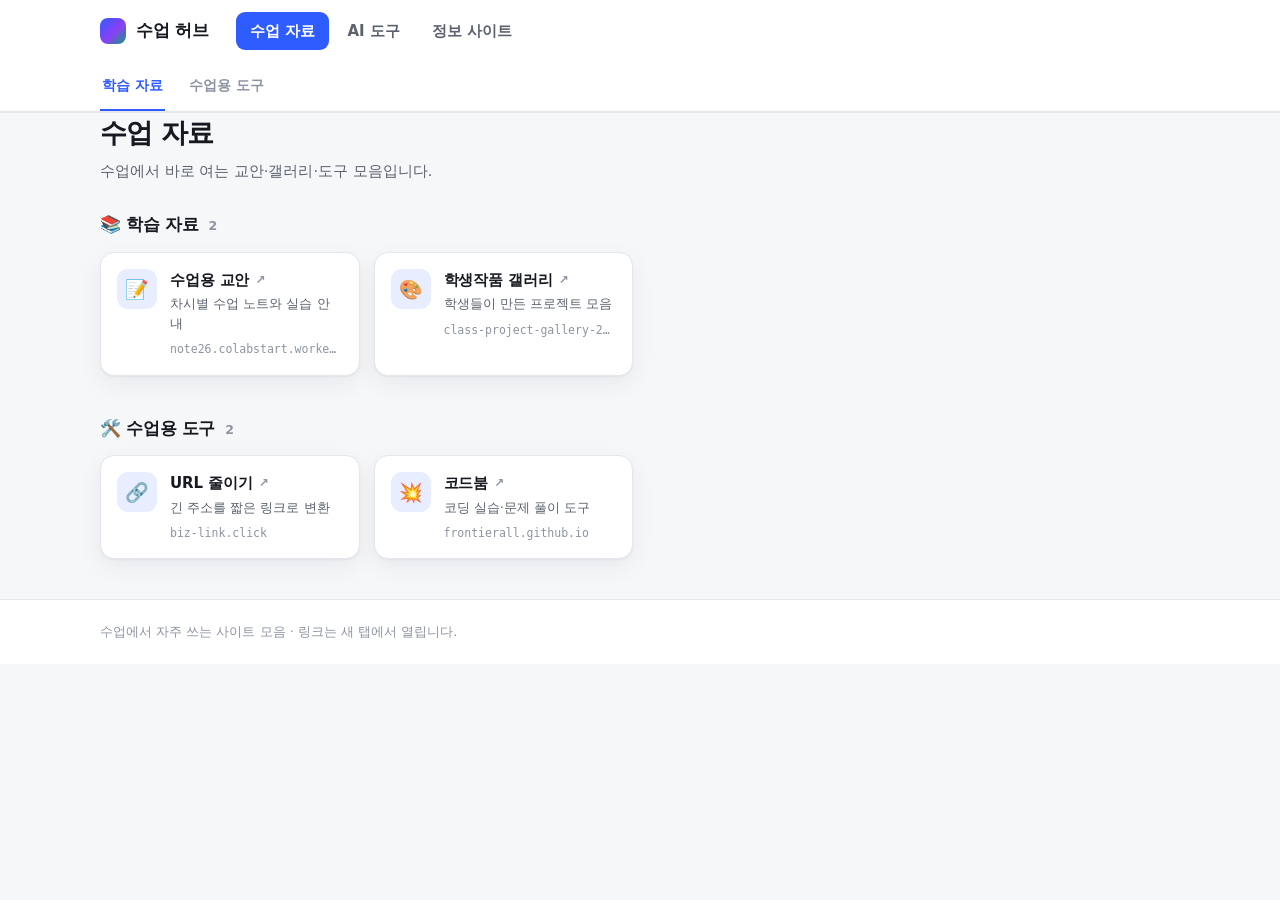
<file: class/index.html>
<!DOCTYPE html>
<html lang="ko">
<head>
<meta charset="UTF-8">
<meta name="viewport" content="width=device-width, initial-scale=1">
<title>수업 허브 · Class Hub</title>
<style>
  :root{
    --bg:#f6f7f9;
    --surface:#ffffff;
    --line:#e4e7ec;
    --ink:#16191f;
    --ink-2:#5b626e;
    --ink-3:#8d94a1;
    --brand:#2f5cff;
    --c1:#2f5cff;   /* 수업 자료 */
    --c2:#8b3ff5;   /* AI 도구 */
    --c3:#0f9d76;   /* 참고 자료 */
    --accent:var(--c1);
    --radius:14px;
    --shadow:0 1px 2px rgba(16,24,40,.05), 0 8px 24px rgba(16,24,40,.06);
  }
  *{box-sizing:border-box}
  html{-webkit-text-size-adjust:100%}
  body{
    margin:0;
    background:var(--bg);
    color:var(--ink);
    font-family:"Pretendard","Apple SD Gothic Neo","Malgun Gothic",system-ui,-apple-system,"Segoe UI",Roboto,sans-serif;
    line-height:1.5;
    -webkit-font-smoothing:antialiased;
  }
  a{color:inherit;text-decoration:none}
  .wrap{max-width:1120px;margin:0 auto;padding:0 20px}

  /* ---------- 상단: 상위 메뉴 ---------- */
  header{
    position:sticky;top:0;z-index:20;
    background:rgba(255,255,255,.92);
    backdrop-filter:saturate(180%) blur(12px);
    border-bottom:1px solid var(--line);
  }
  .bar{display:flex;align-items:center;gap:28px;height:62px}
  .logo{display:flex;align-items:center;gap:10px;font-weight:800;font-size:17px;letter-spacing:-.02em;flex:none}
  .logo .mark{
    width:26px;height:26px;border-radius:8px;flex:none;
    background:linear-gradient(135deg,var(--c1) 0%,var(--c2) 55%,var(--c3) 100%);
  }
  nav.top{display:flex;gap:4px;overflow-x:auto;scrollbar-width:none}
  nav.top::-webkit-scrollbar{display:none}
  nav.top button{
    appearance:none;border:0;background:transparent;cursor:pointer;
    font:inherit;font-weight:600;font-size:15px;color:var(--ink-2);
    padding:8px 14px;border-radius:9px;white-space:nowrap;
    transition:background .15s,color .15s;
  }
  nav.top button:hover{background:#eef1f6;color:var(--ink)}
  nav.top button[aria-selected="true"]{background:var(--accent);color:#fff}

  /* ---------- 하단: 2단계 메뉴 ---------- */
  .subbar{border-bottom:1px solid var(--line);background:var(--surface)}
  nav.sub{display:flex;gap:22px;overflow-x:auto;scrollbar-width:none}
  nav.sub::-webkit-scrollbar{display:none}
  nav.sub a{
    padding:13px 2px;font-size:14px;font-weight:600;color:var(--ink-3);
    border-bottom:2px solid transparent;white-space:nowrap;
    transition:color .15s,border-color .15s;
  }
  nav.sub a:hover{color:var(--ink)}
  nav.sub a.active{color:var(--accent);border-bottom-color:var(--accent)}

  /* ---------- 본문 ---------- */
  main{padding:36px 0 72px}
  .page-head{margin:0 0 30px}
  .page-head h1{margin:0;font-size:27px;letter-spacing:-.03em;font-weight:800}
  .page-head p{margin:7px 0 0;color:var(--ink-2);font-size:14.5px}

  section.group{scroll-margin-top:128px;margin-bottom:40px}
  .group-head{display:flex;align-items:baseline;gap:10px;margin:0 0 14px}
  .group-head h2{margin:0;font-size:17px;font-weight:700;letter-spacing:-.02em}
  .group-head .count{font-size:12.5px;color:var(--ink-3);font-weight:600}

  .grid{display:grid;grid-template-columns:repeat(auto-fill,minmax(258px,1fr));gap:14px}
  .card{
    display:flex;gap:13px;align-items:flex-start;
    background:var(--surface);border:1px solid var(--line);border-radius:var(--radius);
    padding:16px;box-shadow:var(--shadow);
    transition:transform .16s ease,box-shadow .16s ease,border-color .16s ease;
  }
  .card:hover{
    transform:translateY(-2px);
    border-color:color-mix(in srgb,var(--accent) 45%,var(--line));
    box-shadow:0 2px 4px rgba(16,24,40,.05),0 14px 30px rgba(16,24,40,.10);
  }
  .card .ico{
    width:40px;height:40px;border-radius:11px;flex:none;
    display:grid;place-items:center;font-size:19px;
    background:color-mix(in srgb,var(--accent) 11%,#fff);
  }
  .card .body{display:block;min-width:0;flex:1 1 auto}
  .card .name{font-weight:700;font-size:15px;letter-spacing:-.01em;display:flex;align-items:center;gap:6px}
  .card .name .ext{color:var(--ink-3);font-size:12px;transition:transform .16s,color .16s}
  .card:hover .name .ext{color:var(--accent);transform:translate(2px,-2px)}
  .card .desc{display:block;margin-top:3px;color:var(--ink-2);font-size:13px}
  .card .host{
    display:block;margin-top:8px;font-size:11.5px;color:var(--ink-3);
    white-space:nowrap;overflow:hidden;text-overflow:ellipsis;
    font-family:ui-monospace,SFMono-Regular,Menlo,monospace;
  }

  footer{border-top:1px solid var(--line);padding:22px 0;color:var(--ink-3);font-size:13px;background:var(--surface)}

  @media (max-width:640px){
    .bar{height:auto;flex-direction:column;align-items:stretch;gap:0;padding:12px 0 0}
    .logo{padding-bottom:10px}
    nav.top{padding-bottom:10px}
    main{padding:26px 0 56px}
    .page-head h1{font-size:23px}
  }
</style>
</head>
<body>

<header>
  <div class="wrap">
    <div class="bar">
      <a class="logo" href="#"><span class="mark"></span>수업 허브</a>
      <nav class="top" id="topNav" role="tablist"></nav>
    </div>
  </div>
  <div class="subbar">
    <div class="wrap"><nav class="sub" id="subNav"></nav></div>
  </div>
</header>

<main class="wrap">
  <div class="page-head">
    <h1 id="pageTitle"></h1>
    <p id="pageDesc"></p>
  </div>
  <div id="content"></div>
</main>

<footer><div class="wrap">수업에서 자주 쓰는 사이트 모음 · 링크는 새 탭에서 열립니다.</div></footer>

<script>
const DATA = [
  {
    id: "class",
    label: "수업 자료",
    color: "var(--c1)",
    desc: "수업에서 바로 여는 교안·갤러리·도구 모음입니다.",
    groups: [
      {
        id: "material", label: "학습 자료", icon: "📚",
        items: [
          { name: "수업용 교안", desc: "차시별 수업 노트와 실습 안내", url: "https://note26.colabstart.workers.dev/", icon: "📝" },
          { name: "학생작품 갤러리", desc: "학생들이 만든 프로젝트 모음", url: "https://class-project-gallery-2606.vercel.app/", icon: "🎨" }
        ]
      },
      {
        id: "tool", label: "수업용 도구", icon: "🛠️",
        items: [
          { name: "URL 줄이기", desc: "긴 주소를 짧은 링크로 변환", url: "https://biz-link.click/", icon: "🔗" },
          { name: "코드붐", desc: "코딩 실습·문제 풀이 도구", url: "https://frontierall.github.io/CodeBom-2608/", icon: "💥" }
        ]
      }
    ]
  },
  {
    id: "ai",
    label: "AI 도구",
    color: "var(--c2)",
    desc: "수업에 활용하는 생성형 AI 서비스입니다.",
    groups: [
      {
        id: "chat", label: "텍스트 · 채팅", icon: "💬",
        items: [
          { name: "ChatGPT", desc: "OpenAI 대화형 AI", url: "https://chatgpt.com/", icon: "🟢" },
          { name: "Claude", desc: "Anthropic 대화형 AI", url: "https://claude.ai/", icon: "🟠" },
          { name: "Gemini", desc: "Google 대화형 AI", url: "https://gemini.google.com/", icon: "🔷" },
          { name: "Qwen", desc: "Alibaba 오픈 모델 채팅", url: "https://chat.qwen.ai/", icon: "🟣" },
          { name: "Perplexity", desc: "출처를 함께 보여주는 검색형 AI", url: "https://www.perplexity.ai/", icon: "🔎" }
        ]
      },
      {
        id: "media", label: "이미지 · 영상", icon: "🖼️",
        items: [
          { name: "ChatGPT 이미지", desc: "프롬프트로 이미지 생성·편집", url: "https://chatgpt.com/", icon: "🖌️" },
          { name: "Gemini 이미지", desc: "이미지 생성과 편집", url: "https://gemini.google.com/", icon: "✨" },
          { name: "Grok", desc: "xAI 이미지 생성", url: "https://grok.com/", icon: "⚡" },
          { name: "Google Flow", desc: "AI 영상 제작 도구", url: "https://labs.google/flow/", icon: "🎬" }
        ]
      }
    ]
  },
  {
    id: "info",
    label: "정보 사이트",
    color: "var(--c3)",
    desc: "수업 도입과 읽을거리로 활용하는 정보 사이트입니다.",
    groups: [
      {
        id: "news", label: "뉴스 · 트렌드", icon: "📰",
        items: [
          { name: "AI 뉴스", desc: "최신 인공지능 소식 모아보기", url: "https://ai-new.up.railway.app/", icon: "🤖" },
          { name: "경제 뉴스", desc: "오늘의 경제·비즈니스 이슈", url: "https://biz-news-2607.up.railway.app/", icon: "📈" }
        ]
      },
      {
        id: "media-info", label: "미디어 · 콘텐츠", icon: "🎥",
        items: [
          { name: "YT Insight Hub", desc: "유튜브 인기 영상 분석", url: "https://yt-insight-100m-2608.vercel.app/", icon: "▶️" },
          { name: "게임 허브", desc: "웹으로 즐기는 게임 모음", url: "https://ldjwj.github.io/GameMarket/index.html", icon: "🎮" }
        ]
      }
    ]
  }
];

const topNav = document.getElementById("topNav");
const subNav = document.getElementById("subNav");
const content = document.getElementById("content");
const pageTitle = document.getElementById("pageTitle");
const pageDesc = document.getElementById("pageDesc");

let current = null;

function host(url) {
  try { return new URL(url).hostname.replace(/^www\./, ""); }
  catch { return url; }
}

DATA.forEach(tab => {
  const b = document.createElement("button");
  b.type = "button";
  b.textContent = tab.label;
  b.setAttribute("role", "tab");
  b.dataset.id = tab.id;
  b.addEventListener("click", () => select(tab.id));
  topNav.appendChild(b);
});

function render(tab) {
  document.documentElement.style.setProperty("--accent", tab.color);

  [...topNav.children].forEach(b =>
    b.setAttribute("aria-selected", b.dataset.id === tab.id));

  pageTitle.textContent = tab.label;
  pageDesc.textContent = tab.desc;

  subNav.innerHTML = "";
  tab.groups.forEach((g, i) => {
    const a = document.createElement("a");
    a.href = "#" + g.id;
    a.textContent = g.label;
    if (i === 0) a.classList.add("active");
    subNav.appendChild(a);
  });

  content.innerHTML = "";
  tab.groups.forEach(g => {
    const sec = document.createElement("section");
    sec.className = "group";
    sec.id = g.id;
    sec.innerHTML = `
      <div class="group-head">
        <h2>${g.icon} ${g.label}</h2>
        <span class="count">${g.items.length}</span>
      </div>
      <div class="grid">
        ${g.items.map(it => `
          <a class="card" href="${it.url}" target="_blank" rel="noopener noreferrer">
            <span class="ico">${it.icon}</span>
            <span class="body">
              <span class="name">${it.name}<span class="ext">↗</span></span>
              <span class="desc">${it.desc}</span>
              <span class="host">${host(it.url)}</span>
            </span>
          </a>`).join("")}
      </div>`;
    content.appendChild(sec);
  });

  observeGroups();
}

// 스크롤 위치에 따라 2단계 메뉴 활성 표시
let observer = null;
function observeGroups() {
  if (observer) observer.disconnect();
  const links = [...subNav.querySelectorAll("a")];
  observer = new IntersectionObserver(entries => {
    entries.forEach(e => {
      if (!e.isIntersecting) return;
      links.forEach(l => l.classList.toggle("active", l.hash === "#" + e.target.id));
    });
  }, { rootMargin: "-140px 0px -60% 0px", threshold: 0 });
  content.querySelectorAll("section.group").forEach(s => observer.observe(s));
}

function select(id, push = true) {
  const tab = DATA.find(t => t.id === id) || DATA[0];
  if (current === tab.id) return;
  current = tab.id;
  render(tab);
  if (push) history.replaceState(null, "", "#" + tab.id);
  window.scrollTo({ top: 0 });
}

const initial = location.hash.slice(1);
select(DATA.some(t => t.id === initial) ? initial : DATA[0].id, false);
</script>
</body>
</html>
</file>
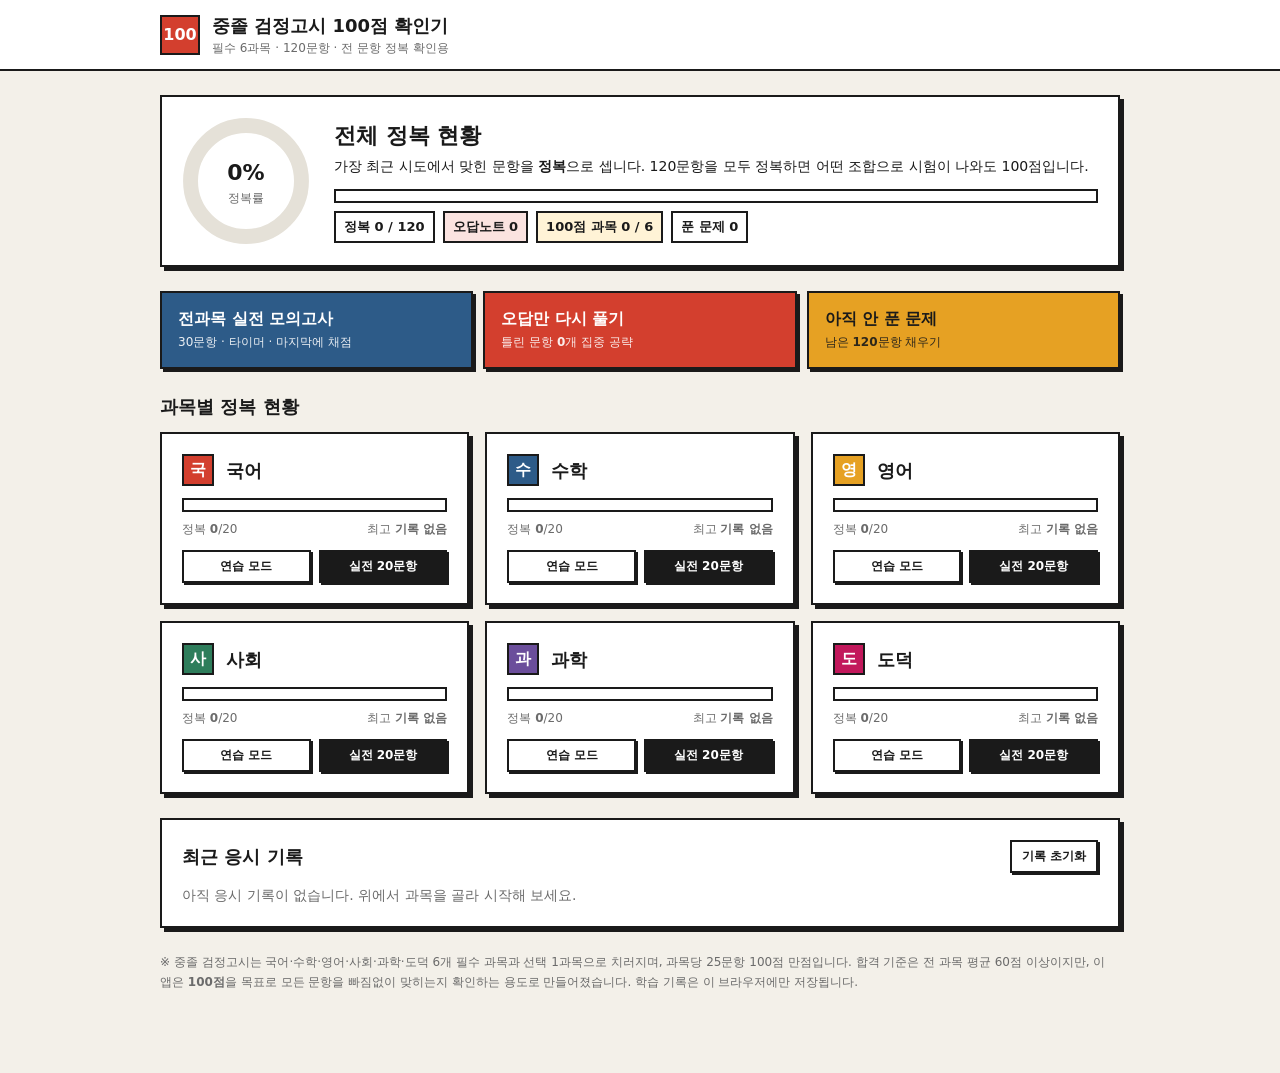
<file: exam.html>
<!DOCTYPE html>
<html lang="ko">
<head>
<meta charset="UTF-8">
<meta name="viewport" content="width=device-width, initial-scale=1.0">
<title>중졸 검정고시 100점 확인기</title>
<!-- 인터넷 연결 없이도 그대로 동작하도록 외부 CSS/JS 의존성 없이 작성했습니다. -->
<style>
:root {
    --ink:    #1A1A1A;
    --sand:   #F3F0E9;
    --paper:  #FFFFFF;
    --red:    #D33F2E;
    --blue:   #2D5B88;
    --yellow: #E6A123;
    --green:  #1E7A45;
    --cream:  #FFF3D6;
    --blush:  #FBE3E0;
    --mint:   #DDF3E4;
    --gray:   #6B6B6B;
}
* { box-sizing: border-box; }
html, body { margin: 0; padding: 0; }
body {
    font-family: 'Noto Sans KR', 'Malgun Gothic', 'Apple SD Gothic Neo', system-ui, sans-serif;
    background: var(--sand);
    color: var(--ink);
    line-height: 1.5;
    -webkit-tap-highlight-color: transparent;
}
h1, h2 { margin: 0; }
p { margin: 0; }
button { font-family: inherit; font-size: inherit; cursor: pointer; }

/* ---------- 레이아웃 ---------- */
.wrap { max-width: 62rem; margin: 0 auto; padding: 0 1rem; }
.row { display: flex; align-items: center; gap: .75rem; }
.row-top { display: flex; align-items: flex-start; gap: .75rem; }
.wrapline { flex-wrap: wrap; }
.grow { flex: 1; min-width: 0; }
.spacer { flex: 1; }
.stack > * + * { margin-top: .75rem; }
.grid { display: grid; gap: 1rem; grid-template-columns: 1fr; }
.grid.tight { gap: .625rem; }
.grid.two { grid-template-columns: 1fr 1fr; gap: .5rem; }
@media (min-width: 640px) { .grid.cols-2, .grid.cols-3 { grid-template-columns: repeat(2, 1fr); } }
@media (min-width: 1000px) { .grid.cols-3 { grid-template-columns: repeat(3, 1fr); } }
.hidden-view { display: none !important; }

/* ---------- 타이포 ---------- */
.display { font-family: 'Space Grotesk', 'Noto Sans KR', system-ui, sans-serif; font-weight: 700; }
.t-xs { font-size: .75rem; }
.t-sm { font-size: .875rem; }
.t-lg { font-size: 1.125rem; }
.t-xl { font-size: 1.375rem; }
.muted { color: var(--gray); }
.center { text-align: center; }
.truncate { overflow: hidden; text-overflow: ellipsis; white-space: nowrap; }
.pre { white-space: pre-line; }
b { font-weight: 700; }

/* ---------- 바우하우스 스타일 요소 ---------- */
.card {
    background: var(--paper);
    border: 2px solid var(--ink);
    box-shadow: 4px 4px 0 0 var(--ink);
    padding: 1.25rem;
}
.btn {
    border: 2px solid var(--ink);
    box-shadow: 3px 3px 0 0 var(--ink);
    background: var(--paper);
    color: var(--ink);
    font-weight: 700;
    padding: .625rem 1rem;
    transition: transform .12s ease, box-shadow .12s ease;
}
.btn:hover:not(:disabled) { transform: translate(-1px,-1px); box-shadow: 4px 4px 0 0 var(--ink); }
.btn:active:not(:disabled) { transform: translate(3px,3px); box-shadow: 0 0 0 0 var(--ink); }
.btn:disabled { opacity: .4; cursor: not-allowed; }
.btn.ink    { background: var(--ink);    color: #fff; }
.btn.red    { background: var(--red);    color: #fff; }
.btn.blue   { background: var(--blue);   color: #fff; }
.btn.green  { background: var(--green);  color: #fff; }
.btn.yellow { background: var(--yellow); color: var(--ink); }
.btn.big { padding: 1rem; text-align: left; }
.btn.small { padding: .375rem .625rem; font-size: .75rem; box-shadow: 2px 2px 0 0 var(--ink); }
.btn .sub { display: block; font-weight: 400; font-size: .75rem; opacity: .9; margin-top: .25rem; }

.chip { border: 2px solid var(--ink); font-weight: 700; padding: .25rem .5rem; font-size: .8125rem; background: var(--paper); }
.chip.cream { background: var(--cream); }
.chip.blush { background: var(--blush); }

.badge {
    width: 2rem; height: 2rem; flex: none;
    border: 2px solid var(--ink);
    display: flex; align-items: center; justify-content: center;
    font-weight: 700; color: #fff;
}
.badge.lg { width: 2.5rem; height: 2.5rem; }

/* ---------- 선택지 ---------- */
.choice {
    display: flex; align-items: flex-start; gap: .75rem; width: 100%;
    border: 2px solid var(--ink);
    background: var(--paper);
    box-shadow: 3px 3px 0 0 var(--ink);
    padding: .75rem;
    text-align: left;
    color: var(--ink);
    transition: transform .12s ease, box-shadow .12s ease, background-color .12s ease;
}
.choice:hover:not(:disabled) { transform: translate(-1px,-1px); box-shadow: 4px 4px 0 0 var(--ink); }
/* 채점 후에는 클릭만 막고 글자는 또렷하게 (브라우저 기본 disabled 회색 무효화) */
.choice:disabled { cursor: default; color: var(--ink); opacity: 1; }
.choice .num {
    display: inline-flex; align-items: center; justify-content: center;
    width: 1.75rem; height: 1.75rem; flex: none;
    border: 2px solid var(--ink); background: var(--sand); color: var(--ink);
    font-weight: 700; font-size: .875rem;
}
.choice .txt { flex: 1; padding-top: .125rem; }
.choice.selected { background: var(--ink); color: #fff; }
.choice.selected .num { background: #fff; }
.choice.correct { background: var(--mint); border-color: var(--green); box-shadow: 3px 3px 0 0 var(--green); }
.choice.correct .num { background: var(--green); color: #fff; border-color: var(--green); }
.choice.wrong { background: var(--blush); border-color: var(--red); box-shadow: 3px 3px 0 0 var(--red); }
.choice.wrong .num { background: var(--red); color: #fff; border-color: var(--red); }

/* ---------- 진행 표시 ---------- */
.bar { height: .875rem; border: 2px solid var(--ink); background: var(--paper); }
.bar > span { display: block; height: 100%; transition: width .25s ease; }
.dots { display: flex; flex-wrap: wrap; gap: .375rem; margin-top: .75rem; }
.qdot {
    width: 2.125rem; height: 2.125rem;
    border: 2px solid var(--ink); background: var(--paper);
    font-size: .8125rem; font-weight: 700;
    display: flex; align-items: center; justify-content: center;
}
.qdot.answered { background: var(--ink); color: #fff; }
.qdot.ok { background: var(--green); color: #fff; border-color: var(--green); }
.qdot.no { background: var(--red);   color: #fff; border-color: var(--red); }
.qdot.current { outline: 3px solid var(--yellow); outline-offset: 2px; }

/* ---------- 개별 화면 ---------- */
.topbar { border-bottom: 2px solid var(--ink); background: var(--paper); position: sticky; top: 0; z-index: 30; }
.topbar .wrap { display: flex; align-items: center; gap: .75rem; padding-top: .75rem; padding-bottom: .75rem; }
main.wrap { padding-top: 1.5rem; padding-bottom: 5rem; }

.ring-box { position: relative; width: 8rem; height: 8rem; flex: none; }
.ring-box svg { width: 100%; height: 100%; transform: rotate(-90deg); }
.ring-label { position: absolute; inset: 0; display: flex; flex-direction: column; align-items: center; justify-content: center; }

.hist-row { display: flex; align-items: center; gap: .75rem; padding: .5rem 0; border-bottom: 1px solid #E0DCD2; font-size: .875rem; }
.hist-row:last-child { border-bottom: 0; }
.hist-row .date { width: 6.5rem; flex: none; font-size: .75rem; color: var(--gray); }
.hist-row .score { width: 3.5rem; text-align: right; font-weight: 700; }
.hist-row .score.perfect { color: var(--yellow); }

.feedback { margin-top: 1rem; padding: 1rem; border: 2px solid var(--ink); background: var(--sand); }
.feedback .fb-title { font-weight: 700; margin-bottom: .25rem; }

.result-hero { position: relative; overflow: hidden; text-align: center; padding: 1.5rem; }
.result-hero .emoji { font-size: 3rem; }
.result-hero .big-score { font-size: 3.75rem; font-weight: 900; line-height: 1.1; margin: .25rem 0 .5rem; }
.result-hero .big-score span { font-size: 1.5rem; }
.stamp {
    position: absolute; top: 1.25rem; right: 1.25rem;
    border: 4px double var(--red); color: var(--red);
    font-weight: 900; letter-spacing: .1em; font-size: 1.25rem;
    padding: .5rem 1rem; transform: rotate(-8deg);
}
.explain-box { background: var(--sand); border-left: 4px solid var(--ink); padding: .5rem .75rem; font-size: .875rem; margin-top: .5rem; }

.note { font-size: .75rem; color: var(--gray); margin-top: 1.5rem; line-height: 1.7; }
::-webkit-scrollbar { width: 8px; height: 8px; }
::-webkit-scrollbar-track { background: var(--sand); }
::-webkit-scrollbar-thumb { background: var(--ink); }
</style>
</head>
<body>

<!-- ================= 헤더 ================= -->
<header class="topbar">
    <div class="wrap">
        <div class="badge lg display" style="background:var(--red);font-size:1rem">100</div>
        <div class="grow">
            <h1 class="display t-lg truncate">중졸 검정고시 100점 확인기</h1>
            <p class="t-xs muted">필수 6과목 · 120문항 · 전 문항 정복 확인용</p>
        </div>
        <button id="btn-home" class="btn small hidden-view">← 홈</button>
    </div>
</header>

<main class="wrap">

<!-- ================= 홈 / 대시보드 ================= -->
<section id="view-home">
    <div class="card" style="margin-bottom:1.5rem">
        <div class="row wrapline" style="gap:1.5rem">
            <div class="ring-box">
                <svg viewBox="0 0 120 120">
                    <circle cx="60" cy="60" r="52" fill="none" stroke="#E5E1D8" stroke-width="14"/>
                    <circle id="ring" cx="60" cy="60" r="52" fill="none" stroke="var(--green)" stroke-width="14"
                            stroke-dasharray="326.7" stroke-dashoffset="326.7"/>
                </svg>
                <div class="ring-label">
                    <span id="ring-pct" class="display t-xl">0%</span>
                    <span class="t-xs muted">정복률</span>
                </div>
            </div>
            <div class="grow" style="min-width:16rem">
                <h2 class="display t-xl" style="margin-bottom:.25rem">전체 정복 현황</h2>
                <p class="t-sm" style="margin-bottom:.75rem">
                    가장 최근 시도에서 맞힌 문항을 <b>정복</b>으로 셉니다.
                    120문항을 모두 정복하면 어떤 조합으로 시험이 나와도 100점입니다.
                </p>
                <div class="bar" style="margin-bottom:.5rem"><span id="bar-total" style="width:0%;background:var(--green)"></span></div>
                <div class="row wrapline" style="gap:.5rem">
                    <span class="chip">정복 <b id="stat-mastered">0</b> / 120</span>
                    <span class="chip blush">오답노트 <b id="stat-wrong">0</b></span>
                    <span class="chip cream">100점 과목 <b id="stat-perfect">0</b> / 6</span>
                    <span class="chip">푼 문제 <b id="stat-solved">0</b></span>
                </div>
            </div>
        </div>
    </div>

    <div class="grid cols-3 tight" style="margin-bottom:1.5rem">
        <button data-quick="all" class="btn blue big">전과목 실전 모의고사
            <span class="sub">30문항 · 타이머 · 마지막에 채점</span></button>
        <button data-quick="wrong" class="btn red big">오답만 다시 풀기
            <span class="sub">틀린 문항 <b id="quick-wrong-count">0</b>개 집중 공략</span></button>
        <button data-quick="unseen" class="btn yellow big">아직 안 푼 문제
            <span class="sub">남은 <b id="quick-unseen-count">120</b>문항 채우기</span></button>
    </div>

    <h2 class="display t-lg" style="margin-bottom:.75rem">과목별 정복 현황</h2>
    <div id="subject-grid" class="grid cols-3" style="margin-bottom:1.5rem"></div>

    <div class="card">
        <div class="row" style="margin-bottom:.75rem">
            <h2 class="display t-lg grow">최근 응시 기록</h2>
            <button id="btn-reset" class="btn small">기록 초기화</button>
        </div>
        <div id="history-list" class="t-sm"></div>
    </div>

    <p class="note">
        ※ 중졸 검정고시는 국어·수학·영어·사회·과학·도덕 6개 필수 과목과 선택 1과목으로 치러지며,
        과목당 25문항 100점 만점입니다. 합격 기준은 전 과목 평균 60점 이상이지만,
        이 앱은 <b>100점</b>을 목표로 모든 문항을 빠짐없이 맞히는지 확인하는 용도로 만들어졌습니다.
        학습 기록은 이 브라우저에만 저장됩니다.
    </p>
</section>

<!-- ================= 퀴즈 ================= -->
<section id="view-quiz" class="hidden-view">
    <div class="card" style="margin-bottom:1rem">
        <div class="row wrapline" style="margin-bottom:.75rem">
            <span id="quiz-title" class="display t-lg"></span>
            <span id="quiz-mode" class="chip cream t-xs"></span>
            <span class="spacer"></span>
            <span id="quiz-timer" class="display t-lg" style="font-variant-numeric:tabular-nums">00:00</span>
        </div>
        <div class="bar"><span id="quiz-progress" style="width:0%;background:var(--blue)"></span></div>
        <div id="qdots" class="dots"></div>
    </div>

    <div class="card" style="margin-bottom:1rem">
        <div class="row-top" style="margin-bottom:1rem">
            <div id="q-index" class="badge lg display" style="background:var(--ink)"></div>
            <div class="grow">
                <div id="q-unit" class="t-xs muted"></div>
                <p id="q-text" class="t-lg pre" style="font-weight:500"></p>
            </div>
        </div>
        <div id="choices" class="grid tight"></div>
        <div id="feedback" class="feedback hidden-view">
            <div id="fb-title" class="fb-title display"></div>
            <div id="fb-text" class="t-sm"></div>
        </div>
    </div>

    <div class="row" style="gap:.5rem">
        <button id="btn-prev" class="btn" style="padding:.75rem 1rem">← 이전</button>
        <button id="btn-next" class="btn grow" style="padding:.75rem 1rem">다음 →</button>
        <button id="btn-submit" class="btn green" style="padding:.75rem 1.25rem">채점하기</button>
    </div>
    <p class="t-xs muted center" style="margin-top:.75rem">단축키: <b>1~4</b> 답 선택 · <b>Enter</b> 다음 문제</p>
</section>

<!-- ================= 결과 ================= -->
<section id="view-result" class="hidden-view">
    <div class="card result-hero" style="margin-bottom:1.25rem">
        <div id="result-stamp" class="stamp hidden-view">100점</div>
        <div id="result-emoji" class="emoji"></div>
        <div id="result-label" class="display t-xl"></div>
        <div class="big-score display"><span id="result-score">0</span><span>점</span></div>
        <div id="result-detail" class="t-sm muted" style="margin-bottom:1rem"></div>
        <div class="row wrapline" style="justify-content:center;gap:.5rem">
            <button id="btn-retry-wrong" class="btn red">틀린 문제 바로 다시 풀기</button>
            <button id="btn-retry-same" class="btn">같은 범위 다시 풀기</button>
            <button id="btn-to-home" class="btn ink">홈으로</button>
        </div>
    </div>
    <h2 class="display t-lg" style="margin-bottom:.75rem">문항별 결과 · 해설</h2>
    <div id="result-list" class="grid tight"></div>
</section>

</main>

<script src="exam-questions.js"></script>
<script>
/* ============================================================
 * 상태 관리
 * ========================================================== */
const STORAGE_KEY = 'geomjeong100:v1';
const TOTAL_Q = QUESTIONS.length;
const SUBJECT_BY_ID = Object.fromEntries(SUBJECTS.map(s => [s.id, s]));

const defaultState = () => ({ stats: {}, best: {}, history: [] });

let state = load();

function load() {
    try {
        const raw = localStorage.getItem(STORAGE_KEY);
        if (!raw) return defaultState();
        return Object.assign(defaultState(), JSON.parse(raw));
    } catch (e) {
        return defaultState();   // 저장소를 못 읽는 환경에서도 앱은 동작해야 한다
    }
}
function save() {
    try { localStorage.setItem(STORAGE_KEY, JSON.stringify(state)); } catch (e) { /* 무시 */ }
}

function stat(qid) { return state.stats[qid] || { c: 0, w: 0, last: null }; }
/** 가장 최근 시도에서 맞힌 문항 = 정복 */
function isMastered(qid) { return stat(qid).last === 'o'; }
function isWrongNote(qid) { return stat(qid).last === 'x'; }
function isUnseen(qid) { return stat(qid).last === null; }

function questionsOf(subjectId) { return QUESTIONS.filter(q => q.subject === subjectId); }

function subjectSummary(subjectId) {
    const qs = questionsOf(subjectId);
    const mastered = qs.filter(q => isMastered(q.id)).length;
    return {
        total: qs.length,
        mastered,
        rate: qs.length ? Math.round(mastered / qs.length * 100) : 0,
        best: state.best[subjectId] ?? null
    };
}

function escapeHtml(s) {
    return String(s).replace(/[&<>"']/g, ch => (
        { '&': '&amp;', '<': '&lt;', '>': '&gt;', '"': '&quot;', "'": '&#39;' }[ch]
    ));
}

/* ============================================================
 * 화면 전환
 * ========================================================== */
const views = {
    home:   document.getElementById('view-home'),
    quiz:   document.getElementById('view-quiz'),
    result: document.getElementById('view-result')
};
function showView(name) {
    Object.entries(views).forEach(([k, el]) => el.classList.toggle('hidden-view', k !== name));
    document.getElementById('btn-home').classList.toggle('hidden-view', name === 'home');
    window.scrollTo(0, 0);
}

/* ============================================================
 * 홈 렌더링
 * ========================================================== */
function renderHome() {
    const mastered = QUESTIONS.filter(q => isMastered(q.id)).length;
    const wrong    = QUESTIONS.filter(q => isWrongNote(q.id)).length;
    const solved   = QUESTIONS.filter(q => !isUnseen(q.id)).length;
    const perfect  = SUBJECTS.filter(s => state.best[s.id] === 100).length;
    const pct      = Math.round(mastered / TOTAL_Q * 100);

    document.getElementById('stat-mastered').textContent = mastered;
    document.getElementById('stat-wrong').textContent    = wrong;
    document.getElementById('stat-perfect').textContent  = perfect;
    document.getElementById('stat-solved').textContent   = solved;
    document.getElementById('bar-total').style.width     = pct + '%';
    document.getElementById('ring-pct').textContent      = pct + '%';
    document.getElementById('quick-wrong-count').textContent  = wrong;
    document.getElementById('quick-unseen-count').textContent = TOTAL_Q - solved;

    const circumference = 2 * Math.PI * 52;
    const ring = document.getElementById('ring');
    ring.style.strokeDashoffset = circumference * (1 - pct / 100);
    ring.setAttribute('stroke', pct === 100 ? 'var(--yellow)' : 'var(--green)');

    document.getElementById('subject-grid').innerHTML = SUBJECTS.map(s => {
        const sum = subjectSummary(s.id);
        const bestText = sum.best === null ? '기록 없음' : sum.best + '점';
        const perfectBadge = sum.best === 100 ? '<span class="chip cream t-xs">100점 달성</span>' : '';
        return `
        <div class="card">
            <div class="row" style="margin-bottom:.75rem">
                <div class="badge" style="background:${s.color}">${s.short}</div>
                <span class="display t-lg grow">${s.name}</span>
                ${perfectBadge}
            </div>
            <div class="bar" style="margin-bottom:.5rem"><span style="width:${sum.rate}%;background:${s.color}"></span></div>
            <div class="row t-xs muted" style="margin-bottom:.75rem">
                <span class="grow">정복 <b>${sum.mastered}</b>/${sum.total}</span>
                <span>최고 <b>${bestText}</b></span>
            </div>
            <div class="grid two">
                <button class="btn small" data-start="practice" data-subject="${s.id}">연습 모드</button>
                <button class="btn small ink" data-start="exam" data-subject="${s.id}">실전 ${sum.total}문항</button>
            </div>
        </div>`;
    }).join('');

    const hist = document.getElementById('history-list');
    if (!state.history.length) {
        hist.innerHTML = '<p class="muted">아직 응시 기록이 없습니다. 위에서 과목을 골라 시작해 보세요.</p>';
    } else {
        hist.innerHTML = state.history.slice(0, 12).map(h => `
            <div class="hist-row">
                <span class="date">${escapeHtml(h.date)}</span>
                <span class="grow truncate">${escapeHtml(h.title)}</span>
                <span class="t-xs muted">${h.correct}/${h.total}</span>
                <span class="score${h.score === 100 ? ' perfect' : ''}">${h.score}점</span>
            </div>`).join('');
    }
}

/* ============================================================
 * 세션(시험) 로직
 * ========================================================== */
let session = null;
let timerId = null;

const MODE_LABEL = {
    practice: '연습 · 바로 채점',
    exam:     '실전 · 마지막 채점',
    review:   '오답 집중',
    unseen:   '새 문제'
};

function shuffle(arr) {
    const a = arr.slice();
    for (let i = a.length - 1; i > 0; i--) {
        const j = Math.floor(Math.random() * (i + 1));
        [a[i], a[j]] = [a[j], a[i]];
    }
    return a;
}

/**
 * @param {Object} opt {title, mode, questions, immediate, subjectId}
 * immediate=true 면 선택 즉시 정답과 해설을 공개한다(연습 모드).
 */
function startSession(opt) {
    if (!opt.questions.length) { alert('해당하는 문제가 없습니다.'); return; }
    session = {
        title: opt.title,
        mode: opt.mode,
        immediate: !!opt.immediate,
        subjectId: opt.subjectId || null,
        questions: opt.questions,
        answers: new Array(opt.questions.length).fill(null),
        revealed: new Array(opt.questions.length).fill(false),
        index: 0,
        startedAt: Date.now(),
        graded: false
    };
    document.getElementById('quiz-title').textContent = opt.title;
    document.getElementById('quiz-mode').textContent = MODE_LABEL[opt.mode] || '';
    showView('quiz');
    startTimer();
    renderQuestion();
}

function startTimer() {
    clearInterval(timerId);
    const el = document.getElementById('quiz-timer');
    const tick = () => {
        const s = Math.floor((Date.now() - session.startedAt) / 1000);
        el.textContent = String(Math.floor(s / 60)).padStart(2, '0') + ':' + String(s % 60).padStart(2, '0');
    };
    tick();
    timerId = setInterval(tick, 1000);
}

function renderQuestion() {
    const { questions, index, answers, revealed, immediate } = session;
    const q = questions[index];

    document.getElementById('q-index').textContent = index + 1;
    document.getElementById('q-unit').textContent = `${SUBJECT_BY_ID[q.subject].name} · ${q.unit}`;
    document.getElementById('q-text').textContent = q.q;
    document.getElementById('quiz-progress').style.width = ((index + 1) / questions.length * 100) + '%';

    const picked = answers[index];
    const isRevealed = revealed[index];
    document.getElementById('choices').innerHTML = q.choices.map((c, i) => {
        let cls = 'choice';
        if (isRevealed) {
            if (i === q.answer) cls += ' correct';
            else if (i === picked) cls += ' wrong';
        } else if (picked === i) {
            cls += ' selected';
        }
        return `<button class="${cls}" data-choice="${i}" ${isRevealed ? 'disabled' : ''}>
                    <span class="num">${i + 1}</span>
                    <span class="txt">${escapeHtml(c)}</span>
                </button>`;
    }).join('');

    const fb = document.getElementById('feedback');
    if (isRevealed) {
        const ok = picked === q.answer;
        fb.classList.remove('hidden-view');
        fb.style.borderColor = ok ? 'var(--green)' : 'var(--red)';
        const title = document.getElementById('fb-title');
        title.textContent = ok ? '정답입니다' : `오답 · 정답은 ${q.answer + 1}번`;
        title.style.color = ok ? 'var(--green)' : 'var(--red)';
        document.getElementById('fb-text').textContent = q.explain;
    } else {
        fb.classList.add('hidden-view');
    }

    document.getElementById('btn-prev').disabled = index === 0;
    const isLast = index === questions.length - 1;
    document.getElementById('btn-next').classList.toggle('hidden-view', isLast);
    const submitBtn = document.getElementById('btn-submit');
    submitBtn.classList.toggle('hidden-view', !isLast);
    submitBtn.textContent = immediate ? '결과 보기' : '채점하기';

    renderDots();
}

function renderDots() {
    const { questions, answers, revealed, index, immediate } = session;
    document.getElementById('qdots').innerHTML = questions.map((q, i) => {
        let cls = 'qdot';
        if (immediate && revealed[i]) cls += answers[i] === q.answer ? ' ok' : ' no';
        else if (answers[i] !== null) cls += ' answered';
        if (i === index) cls += ' current';
        return `<button class="${cls}" data-goto="${i}">${i + 1}</button>`;
    }).join('');
}

function selectChoice(i) {
    const { index, revealed, immediate, questions } = session;
    if (revealed[index] || i >= questions[index].choices.length) return;
    session.answers[index] = i;
    if (immediate) {
        session.revealed[index] = true;
        recordAnswer(questions[index], i);
    }
    renderQuestion();
}

/** 문항별 누적 통계 갱신 */
function recordAnswer(q, picked) {
    const s = state.stats[q.id] || { c: 0, w: 0, last: null };
    if (picked === q.answer) { s.c++; s.last = 'o'; }
    else { s.w++; s.last = 'x'; }
    state.stats[q.id] = s;
    save();
}

function goto(i) {
    session.index = Math.max(0, Math.min(session.questions.length - 1, i));
    renderQuestion();
}

function finish() {
    const { questions, answers, revealed, immediate, mode, subjectId } = session;

    // 실전 모드는 이 시점에 일괄 채점한다
    if (!immediate) {
        const unanswered = answers.filter(a => a === null).length;
        if (unanswered > 0 && !confirm(`아직 답하지 않은 문항이 ${unanswered}개 있습니다. 그대로 채점할까요?`)) return;
        questions.forEach((q, i) => {
            revealed[i] = true;
            recordAnswer(q, answers[i]);   // 무응답(null)은 오답 처리
        });
    }

    clearInterval(timerId);
    session.graded = true;

    const correct = questions.filter((q, i) => answers[i] === q.answer).length;
    const score = Math.round(correct / questions.length * 100);
    const elapsed = Math.floor((Date.now() - session.startedAt) / 1000);

    // 한 과목 전 범위를 실전으로 푼 경우에만 최고 점수로 인정한다
    if (subjectId && mode === 'exam' && questions.length === questionsOf(subjectId).length) {
        const prev = state.best[subjectId];
        if (prev === undefined || score > prev) state.best[subjectId] = score;
    }

    const now = new Date();
    state.history.unshift({
        date: now.toLocaleDateString('ko-KR', { month: '2-digit', day: '2-digit' }) + ' ' +
              now.toLocaleTimeString('ko-KR', { hour: '2-digit', minute: '2-digit' }),
        title: session.title,
        score, correct, total: questions.length
    });
    state.history = state.history.slice(0, 50);
    save();

    renderResult(score, correct, elapsed);
    showView('result');
}

function renderResult(score, correct, elapsed) {
    const { questions, answers, title } = session;
    const perfect = score === 100;

    document.getElementById('result-score').textContent = score;
    document.getElementById('result-emoji').textContent =
        perfect ? '🏆' : score >= 80 ? '💪' : score >= 60 ? '📘' : '🔥';
    document.getElementById('result-label').textContent =
        perfect     ? '완벽합니다! 100점' :
        score >= 80 ? '조금만 더 하면 100점' :
        score >= 60 ? '합격선은 넘었습니다' : '기초부터 다시 다져 봅시다';
    document.getElementById('result-stamp').classList.toggle('hidden-view', !perfect);

    const mm = String(Math.floor(elapsed / 60)).padStart(2, '0');
    const ss = String(elapsed % 60).padStart(2, '0');
    document.getElementById('result-detail').textContent =
        `${title} · ${questions.length}문항 중 ${correct}문항 정답 · 소요 시간 ${mm}:${ss}`;

    const hasWrong = questions.some((q, i) => answers[i] !== q.answer);
    document.getElementById('btn-retry-wrong').classList.toggle('hidden-view', !hasWrong);

    document.getElementById('result-list').innerHTML = questions.map((q, i) => {
        const ok = answers[i] === q.answer;
        const color = ok ? 'var(--green)' : 'var(--red)';
        const pickedText = answers[i] === null
            ? '(무응답)'
            : `${answers[i] + 1}. ${escapeHtml(q.choices[answers[i]])}`;
        return `
        <div class="card" style="border-color:${color};box-shadow:4px 4px 0 0 ${color}">
            <div class="row-top">
                <div class="badge" style="background:${color};border-color:${color}">${ok ? 'O' : 'X'}</div>
                <div class="grow">
                    <div class="t-xs muted">${i + 1}번 · ${SUBJECT_BY_ID[q.subject].name} · ${escapeHtml(q.unit)}</div>
                    <p class="pre" style="font-weight:500;margin:.25rem 0 .5rem">${escapeHtml(q.q)}</p>
                    <p class="t-sm"><b>내 답</b> ${pickedText}</p>
                    <p class="t-sm"><b>정답</b> ${q.answer + 1}. ${escapeHtml(q.choices[q.answer])}</p>
                    <p class="explain-box">${escapeHtml(q.explain)}</p>
                </div>
            </div>
        </div>`;
    }).join('');
}

/* ============================================================
 * 시작 메뉴
 * ========================================================== */
function startSubject(subjectId, mode) {
    const s = SUBJECT_BY_ID[subjectId];
    const qs = questionsOf(subjectId);
    startSession({
        title: `${s.name} ${mode === 'exam' ? '실전' : '연습'}`,
        mode,
        subjectId,
        immediate: mode === 'practice',
        questions: mode === 'exam' ? shuffle(qs) : qs
    });
}

function startQuick(kind) {
    if (kind === 'all') {
        startSession({
            title: '전과목 실전 모의고사',
            mode: 'exam',
            immediate: false,
            questions: shuffle(QUESTIONS).slice(0, 30)
        });
    } else if (kind === 'wrong') {
        const qs = QUESTIONS.filter(q => isWrongNote(q.id));
        if (!qs.length) { alert('오답노트가 비어 있습니다. 먼저 문제를 풀어 보세요.'); return; }
        startSession({ title: '오답 다시 풀기', mode: 'review', immediate: true, questions: shuffle(qs) });
    } else if (kind === 'unseen') {
        const qs = QUESTIONS.filter(q => isUnseen(q.id));
        if (!qs.length) { alert('모든 문제를 한 번 이상 풀었습니다. 오답 다시 풀기로 마무리해 보세요.'); return; }
        startSession({ title: '아직 안 푼 문제', mode: 'unseen', immediate: true, questions: qs.slice(0, 30) });
    }
}

/* ============================================================
 * 이벤트 바인딩
 * ========================================================== */
document.getElementById('subject-grid').addEventListener('click', e => {
    const btn = e.target.closest('[data-start]');
    if (btn) startSubject(btn.dataset.subject, btn.dataset.start);
});
document.querySelectorAll('[data-quick]').forEach(btn => {
    btn.addEventListener('click', () => startQuick(btn.dataset.quick));
});
document.getElementById('choices').addEventListener('click', e => {
    const btn = e.target.closest('[data-choice]');
    if (btn) selectChoice(Number(btn.dataset.choice));
});
document.getElementById('qdots').addEventListener('click', e => {
    const btn = e.target.closest('[data-goto]');
    if (btn) goto(Number(btn.dataset.goto));
});
document.getElementById('btn-prev').addEventListener('click', () => goto(session.index - 1));
document.getElementById('btn-next').addEventListener('click', () => goto(session.index + 1));
document.getElementById('btn-submit').addEventListener('click', finish);

document.getElementById('btn-home').addEventListener('click', () => {
    const inQuiz = !views.quiz.classList.contains('hidden-view');
    if (inQuiz && !session.graded &&
        !confirm('진행 중인 시험을 그만두고 홈으로 갈까요? (연습 모드에서 확인한 문항은 저장됩니다)')) return;
    clearInterval(timerId);
    renderHome();
    showView('home');
});
document.getElementById('btn-to-home').addEventListener('click', () => { renderHome(); showView('home'); });
document.getElementById('btn-retry-same').addEventListener('click', () => {
    startSession({
        title: session.title, mode: session.mode, subjectId: session.subjectId,
        immediate: session.immediate, questions: shuffle(session.questions)
    });
});
document.getElementById('btn-retry-wrong').addEventListener('click', () => {
    const wrong = session.questions.filter((q, i) => session.answers[i] !== q.answer);
    startSession({ title: '틀린 문제 다시 풀기', mode: 'review', immediate: true, questions: wrong });
});
document.getElementById('btn-reset').addEventListener('click', () => {
    if (!confirm('모든 학습 기록(정복 현황·오답노트·응시 기록)을 지웁니다. 계속할까요?')) return;
    state = defaultState();
    save();
    renderHome();
});

document.addEventListener('keydown', e => {
    if (views.quiz.classList.contains('hidden-view')) return;
    if (['1', '2', '3', '4'].includes(e.key)) {
        selectChoice(Number(e.key) - 1);
    } else if (e.key === 'Enter') {
        if (session.index === session.questions.length - 1) finish();
        else goto(session.index + 1);
    } else if (e.key === 'ArrowLeft') {
        goto(session.index - 1);
    } else if (e.key === 'ArrowRight') {
        goto(session.index + 1);
    }
});

renderHome();
</script>
</body>
</html>
</file>
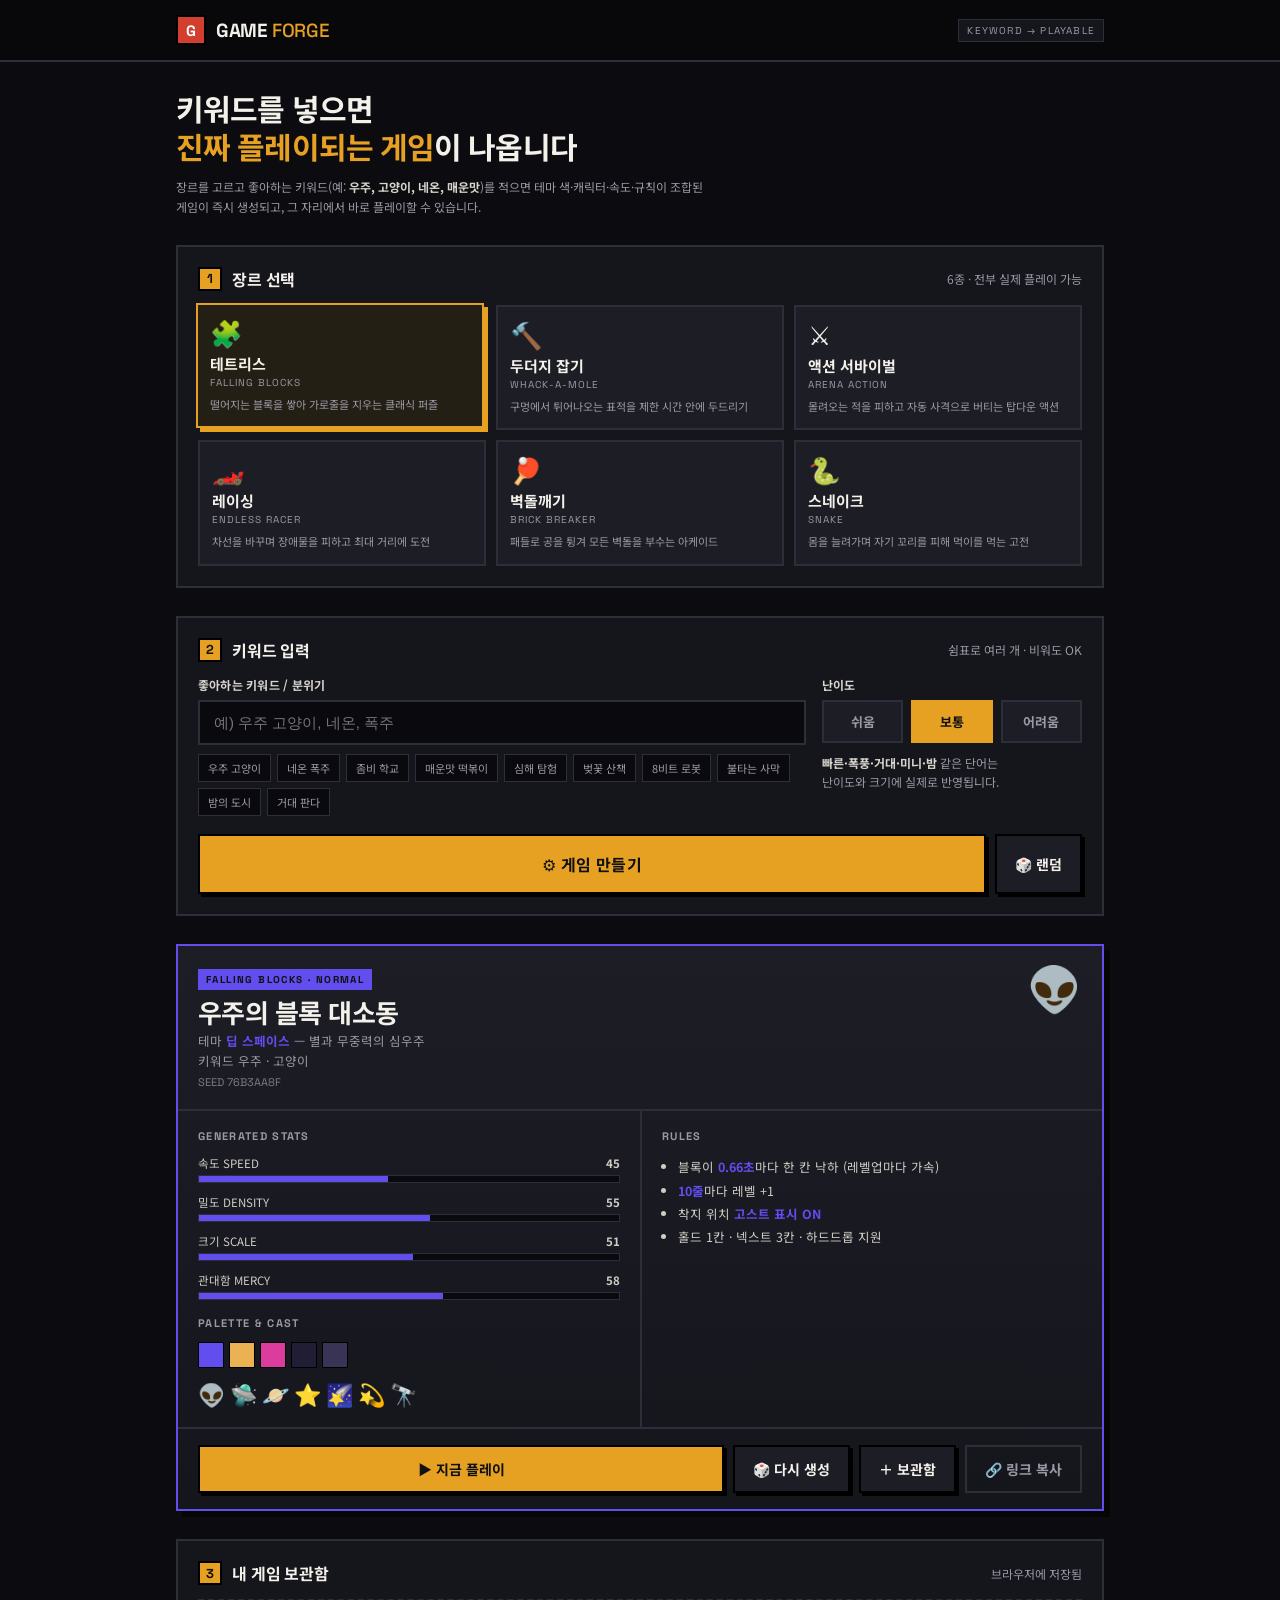
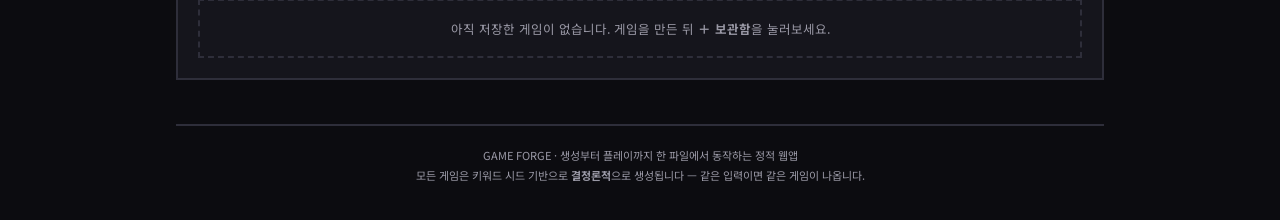
<file: game.html>
<!DOCTYPE html>
<html lang="ko">
<head>
<meta charset="UTF-8">
<meta name="viewport" content="width=device-width, initial-scale=1.0, maximum-scale=1.0, user-scalable=no">
<title>GAME FORGE — 키워드로 만드는 나만의 게임</title>
<link href="https://fonts.googleapis.com/css2?family=Space+Grotesk:wght@500;700&family=Noto+Sans+KR:wght@300;400;500;700&display=swap" rel="stylesheet">
<style>
:root{
  --bg:#0c0c10; --panel:#15151c; --panel2:#1d1d26; --line:#2e2e3a;
  --ink:#f3f1ea; --muted:#9a99a6;
  --red:#D33F2E; --yellow:#E6A123; --blue:#4C8FD1; --green:#3FA97A;
  --gen:#E6A123; --gen2:#4C8FD1;
}
*{box-sizing:border-box}
html,body{margin:0;padding:0}
body{
  background:var(--bg); color:var(--ink);
  font-family:'Noto Sans KR',system-ui,-apple-system,sans-serif;
  word-break:keep-all; overflow-wrap:break-word;
  -webkit-font-smoothing:antialiased; overflow-x:hidden;
}
.gk{font-family:'Space Grotesk','Noto Sans KR',sans-serif}
button{font-family:inherit}
.wrap{max-width:960px;margin:0 auto;padding:0 16px}

/* ---------- header ---------- */
header.top{position:sticky;top:0;z-index:60;background:#08080b;border-bottom:2px solid var(--line)}
.top-in{max-width:960px;margin:0 auto;padding:0 16px;height:60px;display:flex;align-items:center;justify-content:space-between}
.logo{display:flex;align-items:center;gap:10px;cursor:pointer;user-select:none}
.logo-mark{width:30px;height:30px;background:var(--red);border:2px solid #000;display:grid;place-items:center;font-weight:700;color:#fff;font-size:15px}
.logo-t{font-weight:700;letter-spacing:-.02em;font-size:19px}
.logo-t span{color:var(--yellow);font-weight:500}
.tag{font-size:10px;letter-spacing:.12em;color:var(--muted);border:1px solid var(--line);padding:4px 8px;background:var(--panel)}

/* ---------- shared ---------- */
.card{background:var(--panel);border:2px solid var(--line);padding:20px}
.sec{margin:28px 0}
.step{display:flex;align-items:center;gap:10px;margin:0 0 14px}
.step-n{width:24px;height:24px;background:var(--yellow);color:#111;font-weight:700;font-size:13px;display:grid;place-items:center;border:2px solid #000}
.step-t{font-weight:700;font-size:16px;letter-spacing:-.01em}
.step-d{font-size:12px;color:var(--muted);margin-left:auto;text-align:right}
.hint{font-size:12px;color:var(--muted);line-height:1.65}

/* ---------- genre grid ---------- */
.genres{display:grid;grid-template-columns:repeat(3,1fr);gap:10px}
@media(max-width:640px){.genres{grid-template-columns:repeat(2,1fr)}}
.genre{background:var(--panel2);border:2px solid var(--line);padding:14px 12px;text-align:left;cursor:pointer;transition:.12s;color:var(--ink)}
.genre:hover{transform:translate(-2px,-2px);box-shadow:4px 4px 0 #000;border-color:#4a4a5c}
.genre[aria-pressed="true"]{border-color:var(--yellow);background:#241f14;box-shadow:4px 4px 0 var(--yellow);transform:translate(-2px,-2px)}
.genre .ic{font-size:26px;line-height:1}
.genre .nm{font-weight:700;margin-top:8px;font-size:15px}
.genre .en{font-size:10px;letter-spacing:.1em;color:var(--muted);margin-top:2px}
.genre .ds{font-size:11px;color:var(--muted);margin-top:7px;line-height:1.5}

/* ---------- inputs ---------- */
label.lb{display:block;font-size:12px;font-weight:700;letter-spacing:.02em;margin:0 0 7px;color:#d6d4cc}
input[type=text]{width:100%;background:#0a0a0e;border:2px solid var(--line);color:var(--ink);padding:12px 14px;font-size:15px;outline:none}
input[type=text]:focus{border-color:var(--yellow)}
.chips{display:flex;flex-wrap:wrap;gap:6px;margin-top:9px}
.chip{background:#0a0a0e;border:1px solid var(--line);color:var(--muted);font-size:11px;padding:5px 9px;cursor:pointer;transition:.12s}
.chip:hover{color:var(--ink);border-color:var(--yellow)}
.diffs{display:grid;grid-template-columns:repeat(3,1fr);gap:8px}
.diff{background:var(--panel2);border:2px solid var(--line);color:var(--muted);padding:10px 6px;font-size:13px;font-weight:700;cursor:pointer;transition:.12s}
.diff[aria-pressed="true"]{border-color:var(--yellow);color:#111;background:var(--yellow)}
.row2{display:grid;grid-template-columns:1fr 260px;gap:16px}
@media(max-width:720px){.row2{grid-template-columns:1fr}}

/* ---------- buttons ---------- */
.btn{border:2px solid #000;background:var(--panel2);color:var(--ink);padding:12px 18px;font-weight:700;font-size:14px;cursor:pointer;box-shadow:3px 3px 0 #000;transition:.12s}
.btn:hover{transform:translate(-1px,-1px);box-shadow:4px 4px 0 #000}
.btn:active{transform:translate(3px,3px);box-shadow:0 0 0 #000}
.btn-p{background:var(--yellow);color:#111}
.btn-r{background:var(--red);color:#fff}
.btn-g{background:var(--green);color:#06110c}
.btn-ghost{background:transparent;border:2px solid var(--line);box-shadow:none;color:var(--muted)}
.btn-ghost:hover{color:var(--ink);border-color:var(--ink);box-shadow:none;transform:none}
.btn-lg{width:100%;padding:16px;font-size:16px;letter-spacing:.02em}
.btns{display:flex;flex-wrap:wrap;gap:9px}

/* ---------- preview ---------- */
#preview{display:none}
.pv{border:2px solid var(--gen);background:linear-gradient(180deg,var(--panel2),var(--panel));box-shadow:6px 6px 0 rgba(0,0,0,.6)}
.pv-top{padding:18px 20px;border-bottom:2px solid var(--line);display:flex;gap:14px;align-items:flex-start;flex-wrap:wrap}
.pv-badge{font-size:10px;letter-spacing:.14em;color:#111;background:var(--gen);padding:4px 8px;font-weight:700}
.pv-title{font-size:26px;font-weight:700;letter-spacing:-.02em;line-height:1.2;margin:8px 0 4px}
.pv-sub{font-size:12.5px;color:var(--muted);line-height:1.6}
.pv-body{display:grid;grid-template-columns:1fr 1fr;gap:0}
@media(max-width:640px){.pv-body{grid-template-columns:1fr}}
.pv-col{padding:18px 20px}
.pv-col+.pv-col{border-left:2px solid var(--line)}
@media(max-width:640px){.pv-col+.pv-col{border-left:none;border-top:2px solid var(--line)}}
.pv-h{font-size:11px;letter-spacing:.12em;color:var(--muted);font-weight:700;margin:0 0 12px}
.stat{margin-bottom:11px}
.stat-l{display:flex;justify-content:space-between;font-size:11.5px;margin-bottom:4px;color:#cfcdc5}
.bar{height:8px;background:#0a0a0e;border:1px solid var(--line)}
.bar i{display:block;height:100%;background:var(--gen)}
.sw{display:flex;gap:5px;margin-top:4px}
.sw div{width:26px;height:26px;border:1px solid #000}
ul.rules{margin:0;padding-left:16px;font-size:12.5px;line-height:1.85;color:#cfcdc5}
ul.rules b{color:var(--gen)}
.pv-foot{padding:16px 20px;border-top:2px solid var(--line);display:flex;gap:9px;flex-wrap:wrap}

/* ---------- library ---------- */
.lib{display:grid;grid-template-columns:repeat(auto-fill,minmax(215px,1fr));gap:10px}
.lib-item{background:var(--panel2);border:2px solid var(--line);padding:13px;display:flex;flex-direction:column;gap:6px}
.lib-item .t{font-weight:700;font-size:14px;line-height:1.35}
.lib-item .m{font-size:11px;color:var(--muted)}
.lib-item .b{display:flex;gap:6px;margin-top:4px}
.lib-item .b button{flex:1;font-size:12px;padding:7px 4px;border:1px solid var(--line);background:#0a0a0e;color:var(--muted);cursor:pointer}
.lib-item .b button:hover{color:var(--ink);border-color:var(--ink)}
.lib-item .b button.play{background:var(--yellow);color:#111;border-color:#000;font-weight:700}
.empty{font-size:12.5px;color:var(--muted);padding:18px;border:2px dashed var(--line);text-align:center}

/* ---------- play view ---------- */
#play{display:none;position:fixed;inset:0;z-index:100;background:var(--bg);overflow-y:auto}
.play-top{border-bottom:2px solid var(--line);background:#08080b;position:sticky;top:0;z-index:5}
.play-top-in{max-width:520px;margin:0 auto;padding:10px 12px;display:flex;align-items:center;gap:10px}
.play-title{font-weight:700;font-size:15px;flex:1;overflow:hidden;text-overflow:ellipsis;white-space:nowrap}
.icobtn{width:34px;height:34px;border:2px solid var(--line);background:var(--panel2);color:var(--ink);cursor:pointer;display:grid;place-items:center;font-size:15px;flex:none}
.icobtn:hover{border-color:var(--yellow)}
.stage{max-width:520px;margin:0 auto;padding:12px 12px 28px}
.hud{display:flex;gap:8px;margin-bottom:10px}
.hud div{flex:1;background:var(--panel);border:2px solid var(--line);padding:7px 9px;min-width:0}
.hud .k{font-size:9.5px;letter-spacing:.1em;color:var(--muted)}
.hud .v{font-size:17px;font-weight:700;line-height:1.25;overflow:hidden;text-overflow:ellipsis;white-space:nowrap}
.cvwrap{position:relative;border:2px solid var(--line);background:#000;line-height:0}
#cv{width:100%;height:auto;display:block;touch-action:none}
.ovl{position:absolute;inset:0;background:rgba(6,6,10,.9);display:none;flex-direction:column;align-items:center;justify-content:center;gap:12px;padding:22px;text-align:center;line-height:1.5}
.ovl.on{display:flex}
.ovl h3{margin:0;font-size:24px;font-weight:700;letter-spacing:-.02em}
.ovl p{margin:0;font-size:13px;color:var(--muted)}
.ovl .big{font-size:44px;font-weight:700;color:var(--gen);line-height:1}
.pad{margin-top:12px;display:grid;gap:8px}
.pad button{background:var(--panel2);border:2px solid var(--line);color:var(--ink);font-size:19px;font-weight:700;padding:15px 4px;cursor:pointer;user-select:none;-webkit-user-select:none;touch-action:none}
.pad button:active{background:var(--yellow);color:#111}
.pad .lbl{font-size:10px;display:block;color:var(--muted);font-weight:400;margin-top:2px}
.pad button:active .lbl{color:#111}
.ctrl-hint{margin-top:11px;font-size:11.5px;color:var(--muted);line-height:1.7;border-left:3px solid var(--gen);padding-left:10px}
footer{border-top:2px solid var(--line);margin-top:44px;padding:20px 0 34px;font-size:11px;color:var(--muted);text-align:center;line-height:1.8}
.toast{position:fixed;left:50%;bottom:26px;transform:translateX(-50%) translateY(20px);background:var(--yellow);color:#111;font-weight:700;font-size:13px;padding:11px 18px;border:2px solid #000;z-index:200;opacity:0;transition:.2s;pointer-events:none}
.toast.on{opacity:1;transform:translateX(-50%) translateY(0)}
</style>
</head>
<body>

<header class="top">
  <div class="top-in">
    <div class="logo" onclick="window.scrollTo({top:0,behavior:'smooth'})">
      <div class="logo-mark gk">G</div>
      <div class="logo-t gk">GAME <span>FORGE</span></div>
    </div>
    <div class="tag gk">KEYWORD → PLAYABLE</div>
  </div>
</header>

<main class="wrap" id="creator">

  <section class="sec">
    <h1 style="font-size:30px;font-weight:700;letter-spacing:-.03em;margin:26px 0 10px;line-height:1.25">
      키워드를 넣으면<br><span style="color:var(--yellow)">진짜 플레이되는 게임</span>이 나옵니다
    </h1>
    <p class="hint" style="max-width:560px">장르를 고르고 좋아하는 키워드(예: <b style="color:#d6d4cc">우주, 고양이, 네온, 매운맛</b>)를 적으면 테마 색·캐릭터·속도·규칙이 조합된 게임이 즉시 생성되고, 그 자리에서 바로 플레이할 수 있습니다.</p>
  </section>

  <section class="sec card">
    <div class="step"><div class="step-n gk">1</div><div class="step-t">장르 선택</div><div class="step-d">6종 · 전부 실제 플레이 가능</div></div>
    <div class="genres" id="genreGrid"></div>
  </section>

  <section class="sec card">
    <div class="step"><div class="step-n gk">2</div><div class="step-t">키워드 입력</div><div class="step-d">쉼표로 여러 개 · 비워도 OK</div></div>
    <div class="row2">
      <div>
        <label class="lb" for="kw">좋아하는 키워드 / 분위기</label>
        <input type="text" id="kw" placeholder="예) 우주 고양이, 네온, 폭주" autocomplete="off" maxlength="40">
        <div class="chips" id="chips"></div>
      </div>
      <div>
        <label class="lb">난이도</label>
        <div class="diffs" id="diffs">
          <button class="diff" data-d="easy" aria-pressed="false">쉬움</button>
          <button class="diff" data-d="normal" aria-pressed="true">보통</button>
          <button class="diff" data-d="hard" aria-pressed="false">어려움</button>
        </div>
        <p class="hint" style="margin-top:10px">
          <b style="color:#d6d4cc">빠른·폭풍·거대·미니·밤</b> 같은 단어는<br>난이도와 크기에 실제로 반영됩니다.
        </p>
      </div>
    </div>
    <div class="btns" style="margin-top:18px">
      <button class="btn btn-p btn-lg" style="flex:1;min-width:200px" id="btnMake">⚙️ 게임 만들기</button>
      <button class="btn" id="btnRandom">🎲 랜덤</button>
    </div>
  </section>

  <section class="sec" id="preview"></section>

  <section class="sec card">
    <div class="step"><div class="step-n gk">3</div><div class="step-t">내 게임 보관함</div><div class="step-d">브라우저에 저장됨</div></div>
    <div id="libWrap"></div>
  </section>

  <footer>
    GAME FORGE · 생성부터 플레이까지 한 파일에서 동작하는 정적 웹앱<br>
    모든 게임은 키워드 시드 기반으로 <b>결정론적</b>으로 생성됩니다 — 같은 입력이면 같은 게임이 나옵니다.
  </footer>
</main>

<div id="play">
  <div class="play-top">
    <div class="play-top-in">
      <button class="icobtn" id="btnExit" title="나가기">✕</button>
      <div class="play-title" id="playTitle">게임</div>
      <button class="icobtn" id="btnPause" title="일시정지 (P)">❚❚</button>
      <button class="icobtn" id="btnRestart" title="다시하기 (R)">↺</button>
    </div>
  </div>
  <div class="stage">
    <div class="hud" id="hud"></div>
    <div class="cvwrap">
      <canvas id="cv" width="480" height="640"></canvas>
      <div class="ovl" id="ovl"></div>
    </div>
    <div class="pad" id="pad"></div>
    <div class="ctrl-hint" id="ctrlHint"></div>
  </div>
</div>

<div class="toast" id="toast"></div>

<script>
"use strict";
/* =========================================================================
   0. utils
   ========================================================================= */
const $  = s => document.querySelector(s);
const clamp = (v,a,b)=>Math.max(a,Math.min(b,v));
const lerp  = (a,b,t)=>a+(b-a)*t;
const hsl   = (h,s,l,a)=>`hsl(${((h%360)+360)%360} ${s}% ${l}%${a!==undefined?` / ${a}`:''})`;
function hashStr(s){let h=2166136261;for(let i=0;i<s.length;i++){h^=s.charCodeAt(i);h=Math.imul(h,16777619);}return h>>>0;}
function mulberry32(a){return function(){a|=0;a=(a+0x6D2B79F5)|0;let t=Math.imul(a^(a>>>15),1|a);t=(t+Math.imul(t^(t>>>7),61|t))^t;return ((t^(t>>>14))>>>0)/4294967296;};}
function toast(msg){const t=$('#toast');t.textContent=msg;t.classList.add('on');clearTimeout(t._h);t._h=setTimeout(()=>t.classList.remove('on'),1700);}
const ESC_MAP = {'&':'&amp;','<':'&lt;','>':'&gt;','"':'&quot;',"'":'&#39;'};
function esc(s){ return String(s==null?'':s).replace(/[&<>"']/g, c=>ESC_MAP[c]); }
const store = {
  get(k,d){try{const v=localStorage.getItem(k);return v==null?d:JSON.parse(v);}catch(e){return d;}},
  set(k,v){try{localStorage.setItem(k,JSON.stringify(v));}catch(e){}}
};

/* =========================================================================
   1. 장르 정의
   ========================================================================= */
const GENRES = [
  {id:'tetris', name:'테트리스', en:'FALLING BLOCKS', icon:'🧩', noun:'블록 대소동',
   desc:'떨어지는 블록을 쌓아 가로줄을 지우는 클래식 퍼즐'},
  {id:'mole',   name:'두더지 잡기', en:'WHACK-A-MOLE', icon:'🔨', noun:'소탕 작전',
   desc:'구멍에서 튀어나오는 표적을 제한 시간 안에 두드리기'},
  {id:'action', name:'액션 서바이벌', en:'ARENA ACTION', icon:'⚔️', noun:'생존 전투',
   desc:'몰려오는 적을 피하고 자동 사격으로 버티는 탑다운 액션'},
  {id:'racing', name:'레이싱', en:'ENDLESS RACER', icon:'🏎️', noun:'질주',
   desc:'차선을 바꾸며 장애물을 피하고 최대 거리에 도전'},
  {id:'brick',  name:'벽돌깨기', en:'BRICK BREAKER', icon:'🏓', noun:'브레이크',
   desc:'패들로 공을 튕겨 모든 벽돌을 부수는 아케이드'},
  {id:'snake',  name:'스네이크', en:'SNAKE', icon:'🐍', noun:'먹이 사냥',
   desc:'몸을 늘려가며 자기 꼬리를 피해 먹이를 먹는 고전'}
];
const GENRE = Object.fromEntries(GENRES.map(g=>[g.id,g]));

/* =========================================================================
   2. 키워드 → 테마 사전
   ========================================================================= */
const THEMES = [
  {id:'space', name:'딥 스페이스', adj:'무중력', hue:252, desc:'별과 무중력의 심우주',
   words:['우주','스페이스','space','별','star','은하','galaxy','행성','로켓','rocket','외계','ufo','달','moon','화성','성운','천체','블랙홀'],
   emoji:{main:['👽','🛸','🪐','⭐','🌠'],hazard:['☄️','🌑'],bonus:['💫','🔭']}},
  {id:'ocean', name:'심해', adj:'푸른', hue:196, desc:'빛이 닿지 않는 바닷속',
   words:['바다','sea','ocean','심해','물고기','물','상어','고래','해변','파도','수영','인어','산호','해적','섬'],
   emoji:{main:['🐟','🐙','🦑','🐠','🦈'],hazard:['🪸','⚓'],bonus:['🐚','🫧']}},
  {id:'forest', name:'숲', adj:'우거진', hue:132, desc:'이끼와 나무의 초록 지대',
   words:['숲','나무','자연','forest','정글','풀','잎','캠핑','산','등산','버섯','사슴','새','청록'],
   emoji:{main:['🦌','🐿️','🦉','🍄','🌳'],hazard:['🪵','🕸️'],bonus:['🍃','🌰']}},
  {id:'neon', name:'네온 시티', adj:'사이버', hue:305, desc:'비 내리는 네온 사이버펑크',
   words:['네온','neon','사이버','cyber','사이버펑크','미래','future','도시','city','홀로그램','해커','디스토피아','전자','글리치','vapor'],
   emoji:{main:['🤖','💾','🕶️','📡','🎛️'],hazard:['⚡','🔌'],bonus:['💿','🪩']}},
  {id:'horror', name:'괴담', adj:'으스스한', hue:96, desc:'독기 어린 초록빛 공포',
   words:['좀비','공포','horror','유령','귀신','할로윈','halloween','무서운','호러','괴물','악몽','묘지','뱀파이어','저주'],
   emoji:{main:['🧟','👻','🎃','🦇','💀'],hazard:['🕷️','⚰️'],bonus:['🕯️','🩸']}},
  {id:'animal', name:'동물농장', adj:'복슬복슬한', hue:32, desc:'말랑한 동물 친구들',
   words:['고양이','냥','cat','강아지','개','dog','동물','펫','토끼','판다','곰','여우','햄스터','오리','병아리','펭귄'],
   emoji:{main:['🐱','🐶','🐰','🐼','🦊'],hazard:['🐍','🐝'],bonus:['🐾','🧶']}},
  {id:'food', name:'푸드코트', adj:'먹음직한', hue:16, desc:'달고 매운 음식의 세계',
   words:['음식','food','디저트','케이크','피자','치킨','라면','커피','빵','초콜릿','과일','매운','매운맛','떡볶이','스시','버거','아이스크림'],
   emoji:{main:['🍕','🍔','🍰','🍜','🍩'],hazard:['🌶️','🧄'],bonus:['🍓','☕']}},
  {id:'winter', name:'설원', adj:'꽁꽁 언', hue:200, desc:'눈보라 치는 얼음 벌판',
   words:['겨울','winter','눈','snow','얼음','ice','추운','크리스마스','스키','북극','서리','펭귄','눈사람'],
   emoji:{main:['⛄','🐧','❄️','🧊','🎿'],hazard:['🌨️','🪨'],bonus:['🎁','🍫']}},
  {id:'desert', name:'사막', adj:'뜨거운', hue:40, desc:'모래바람과 유적의 땅',
   words:['사막','desert','모래','이집트','피라미드','낙타','오아시스','카우보이','서부','유적','고대','미라'],
   emoji:{main:['🐫','🦂','🌵','🏜️','🗿'],hazard:['🪨','☀️'],bonus:['💎','🏺']}},
  {id:'retro', name:'레트로 아케이드', adj:'8비트', hue:282, desc:'오락실 CRT 감성',
   words:['레트로','retro','8비트','픽셀','pixel','오락실','아케이드','arcade','고전','추억','90년대','도트','게임보이'],
   emoji:{main:['👾','🕹️','💽','📼','🎮'],hazard:['💣','🧨'],bonus:['🪙','🏆']}},
  {id:'fantasy', name:'판타지 왕국', adj:'마법의', hue:266, desc:'마법과 용의 왕국',
   words:['마법','판타지','fantasy','드래곤','용','기사','성','왕국','마녀','요정','검','던전','모험','마법사','엘프'],
   emoji:{main:['🐲','🧙','🗡️','🛡️','🏰'],hazard:['🔥','☠️'],bonus:['💎','📜']}},
  {id:'robot', name:'공장 지대', adj:'강철의', hue:212, desc:'톱니와 강철의 공장',
   words:['로봇','robot','기계','공장','메카','철','스팀','엔진','ai','드론','부품','나사','회로'],
   emoji:{main:['🤖','⚙️','🔩','🛠️','🔋'],hazard:['⚠️','🧲'],bonus:['💡','🔧']}},
  {id:'school', name:'학교', adj:'분주한', hue:222, desc:'시험 기간 교실의 소란',
   words:['학교','공부','시험','학생','수업','교실','과제','대학','도서관','연필','졸업','발표','논문'],
   emoji:{main:['📚','✏️','🎒','📐','🧑‍🏫'],hazard:['📉','⏰'],bonus:['☕','🏅']}},
  {id:'fire', name:'화산 지대', adj:'불타는', hue:12, desc:'용암이 흐르는 화산',
   words:['불','fire','화산','용암','폭발','열','태양','붉은','red','드래곤불','재','연기'],
   emoji:{main:['🔥','🌋','💥','🧯','🪨'],hazard:['💣','☄️'],bonus:['💎','🥇']}},
  {id:'flower', name:'꽃밭', adj:'화사한', hue:334, desc:'벚꽃이 흩날리는 봄',
   words:['꽃','flower','봄','벚꽃','장미','정원','핑크','pink','나비','향기','로맨스','사랑','하트'],
   emoji:{main:['🌸','🌷','🦋','🌺','🐝'],hazard:['🥀','🌵'],bonus:['💐','💖']}},
  {id:'sport', name:'스타디움', adj:'열광의', hue:148, desc:'함성이 울리는 경기장',
   words:['축구','농구','야구','스포츠','sport','운동','달리기','경기','올림픽','테니스','골프','헬스','챔피언'],
   emoji:{main:['⚽','🏀','🏈','🎾','🥎'],hazard:['🟥','🚩'],bonus:['🏆','🥤']}}
];

const MODS = [
  {k:'speed', v:+1, words:['빠른','빠르게','스피드','speed','광속','폭주','질주','turbo','터보','fast','급행','번개','초고속']},
  {k:'speed', v:-1, words:['느린','느리게','slow','여유','힐링','평화','잔잔','슬로우','산책','명상']},
  {k:'dens',  v:+1, words:['폭풍','러시','rush','대량','무한','떼','우르르','헬','지옥','물량','난입']},
  {k:'dens',  v:-1, words:['한적','조용','미니멀','텅','고요','소수']},
  {k:'size',  v:+1, words:['거대','왕','메가','big','대형','빅','자이언트','뚱뚱']},
  {k:'size',  v:-1, words:['미니','작은','tiny','mini','꼬마','소형','좁은']},
  {k:'tol',   v:+1, words:['쉬운','이지','easy','초보','입문','순한','친절','연습']},
  {k:'tol',   v:-1, words:['어려운','하드','hard','극악','매운','고인물','불지옥','빡센','챌린지']},
  {k:'dark',  v:+1, words:['밤','야간','어둠','다크','dark','심야','자정','정전']}
];

const DEFAULT_EMOJI = {main:['🟡','🔷','🔶','🟣','🟢'],hazard:['⬛','🔻'],bonus:['⭐','💠']};
const EX_CHIPS = ['우주 고양이','네온 폭주','좀비 학교','매운맛 떡볶이','심해 탐험','벚꽃 산책','8비트 로봇','불타는 사막','밤의 도시','거대 판다'];

/* =========================================================================
   3. 스펙 빌더 — 키워드를 실제 게임 파라미터로 변환
   ========================================================================= */
function tokenize(raw){
  return (raw||'').slice(0,120).split(/[\s,;.\/·|]+/)
    .map(s=>s.trim().toLowerCase().slice(0,16)).filter(s=>s.length>0).slice(0,8);
}
function matchThemes(tokens){
  const scores = new Map();
  for(const tk of tokens){
    for(const th of THEMES){
      for(const w of th.words){
        if(tk===w){scores.set(th,(scores.get(th)||0)+3);break;}
        if(tk.length>=2 && (tk.includes(w)||w.includes(tk))){scores.set(th,(scores.get(th)||0)+2);break;}
      }
    }
  }
  return [...scores.entries()].sort((a,b)=>b[1]-a[1]);
}
function readMods(tokens){
  const m={speed:0,dens:0,size:0,tol:0,dark:0}, hit=[];
  for(const tk of tokens) for(const mo of MODS)
    if(mo.words.some(w=>tk===w||(tk.length>=2&&tk.includes(w)))){ m[mo.k]+=mo.v; hit.push(tk); break; }
  return {m,hit};
}
function makePalette(hue,rnd,dark){
  const h=Math.round(hue+(rnd()*30-15));
  const spin=rnd()<.5?150:200;
  const ramp=[];for(let i=0;i<7;i++) ramp.push(hsl(h+i*47,74,60));
  return {
    h, bg:hsl(h,34,dark?7:10), bg2:hsl(h,30,dark?12:16), line:hsl(h,24,dark?22:27),
    text:hsl(h,16,94), dim:hsl(h,12,64),
    a1:hsl(h,84,62), a2:hsl(h+spin,78,62), a3:hsl(h+spin/2,70,55),
    ramp
  };
}
function buildSpec(genreId, rawKeywords, diff, nonce){
  const g = GENRE[genreId] || GENRES[0];
  const tokens = tokenize(rawKeywords);
  const seed = hashStr(`${g.id}|${tokens.join(',')}|${diff}|${nonce||0}`);
  const rnd = mulberry32(seed);
  const ranked = matchThemes(tokens);
  const {m:mods, hit:modHits} = readMods(tokens);

  let theme, synthetic=false;
  if(ranked.length){ theme = ranked[0][0]; }
  else if(tokens.length){
    synthetic = true;
    const h = hashStr(tokens.join('')) % 360;
    theme = {id:'custom', name:`${tokens[0]} 스타일`, adj:tokens[0], hue:h,
             desc:`'${tokens.join(' ')}' 키워드에서 뽑아낸 고유 테마`,
             emoji:DEFAULT_EMOJI};
  } else {
    theme = THEMES[Math.floor(rnd()*THEMES.length)];
  }
  const second = ranked.length>1 ? ranked[1][0] : null;

  const di = diff==='easy' ? -1 : diff==='hard' ? 1 : 0;
  const j = ()=> (rnd()-0.5)*0.10;
  const stats = {
    speed : clamp(0.50 + 0.22*di + 0.11*mods.speed + j(), 0.06, 1),
    dens  : clamp(0.50 + 0.20*di + 0.11*mods.dens  + j(), 0.06, 1),
    size  : clamp(0.50 + 0.13*mods.size + j(), 0.12, 1),
    mercy : clamp(0.55 - 0.20*di + 0.11*mods.tol   + j(), 0.06, 1)
  };
  const pal = makePalette(theme.hue, rnd, mods.dark>0);
  const em  = theme.emoji || DEFAULT_EMOJI;
  const sprites = {
    main  : em.main.slice(),
    hazard: (second && second.emoji ? second.emoji.hazard : em.hazard).slice(),
    bonus : em.bonus.slice()
  };

  const kw0 = tokens[0] ? tokens[0].replace(/^\w/,c=>c.toUpperCase()) : null;
  const titles = kw0
    ? [`${kw0} ${g.name}`, `${kw0}의 ${g.noun}`, `${theme.adj} ${kw0} ${g.name}`, `${kw0} ${theme.adj} ${g.noun}`]
    : [`${theme.name} ${g.name}`, `${theme.adj} ${g.noun}`];
  const title = titles[Math.floor(rnd()*titles.length)];

  const spec = {
    v:1, genre:g.id, diff, nonce:nonce||0, keywords:tokens, raw:(rawKeywords||'').trim(),
    seed, title, themeName:theme.name, themeDesc:theme.desc, synthetic,
    modHits, pal, sprites, stats,
    createdAt: Date.now()
  };
  spec.params = PARAMS[g.id](spec, mulberry32(seed ^ 0x9e3779b9));
  spec.rules  = RULES[g.id](spec);
  return spec;
}

/* ---- 장르별 실제 수치 ---- */
const PARAMS = {
  tetris(s){const st=s.stats;return{
    cols:10, rows:20,
    drop: +lerp(0.95,0.30,st.speed).toFixed(3),           // 초/칸 (레벨1)
    lock: +lerp(0.18,0.62,st.mercy).toFixed(2),           // 락 딜레이
    das : Math.round(lerp(200,120,st.speed)),
    ghost: st.mercy>0.28,
    linesPerLevel: Math.round(lerp(14,7,st.dens))
  };},
  mole(s){const st=s.stats;return{
    cols: st.dens>0.72?4:3, rows:3,
    time: Math.round(lerp(75,40,st.speed)),
    interval:+lerp(1.05,0.34,st.dens).toFixed(2),         // 등장 간격
    life:+lerp(1.60,0.62,st.speed).toFixed(2),            // 머무는 시간
    bomb:+clamp(0.10+0.28*(1-st.mercy),0.06,0.36).toFixed(2),
    lives: st.mercy>0.62?4:st.mercy>0.3?3:2,
    scale:+lerp(0.85,1.2,st.size).toFixed(2)
  };},
  action(s){const st=s.stats;return{
    hp: st.mercy>0.62?5:st.mercy>0.3?4:3,
    pSpeed: Math.round(lerp(160,250,st.speed)),
    eSpeed: Math.round(lerp(52,132,st.speed)),
    spawn:+lerp(1.5,0.42,st.dens).toFixed(2),
    fire:+lerp(0.42,0.17,st.speed).toFixed(2),
    eSize: Math.round(lerp(11,20,st.size)),
    waveTime: 15
  };},
  racing(s){const st=s.stats;return{
    lanes: st.dens>0.7?5:st.dens>0.36?4:3,
    base: Math.round(lerp(190,330,st.speed)),
    accel:+lerp(3.2,9.0,st.speed).toFixed(1),
    spawn:+lerp(1.15,0.40,st.dens).toFixed(2),
    lives: st.mercy>0.62?3:st.mercy>0.3?2:1,
    coin:+lerp(0.30,0.14,st.dens).toFixed(2)
  };},
  brick(s){const st=s.stats;return{
    rows: Math.round(lerp(4,8,s.stats.dens)), cols:10,
    ball: Math.round(lerp(230,430,st.speed)),
    paddle: Math.round(lerp(118,58,st.speed)*lerp(0.85,1.15,st.size)),
    lives: st.mercy>0.62?4:st.mercy>0.3?3:2,
    power:+lerp(0.08,0.26,st.mercy).toFixed(2)
  };},
  snake(s){const st=s.stats;return{
    grid: st.size>0.7?16:st.size<0.3?24:20,
    tick:+lerp(0.175,0.068,st.speed).toFixed(3),
    grow: st.dens>0.66?2:1,
    wrap: st.mercy>0.6,
    obstacles: st.dens>0.72? 8 : st.dens>0.45? 4 : 0
  };}
};
const RULES = {
  tetris:s=>[`블록이 <b>${s.params.drop.toFixed(2)}초</b>마다 한 칸 낙하 (레벨업마다 가속)`,
             `<b>${s.params.linesPerLevel}줄</b>마다 레벨 +1`,
             s.params.ghost?'착지 위치 <b>고스트 표시 ON</b>':'고스트 표시 <b>OFF</b> — 감으로 쌓기',
             `홀드 1칸 · 넥스트 3칸 · 하드드롭 지원`],
  mole:s=>[`제한 시간 <b>${s.params.time}초</b> · 구멍 <b>${s.params.cols}×${s.params.rows}</b>`,
           `표적은 <b>${s.params.life}초</b> 머물고, <b>${s.params.interval}초</b>마다 등장`,
           `폭탄 비율 <b>${Math.round(s.params.bomb*100)}%</b> — 치면 목숨 -1 (총 ${s.params.lives})`,
           `연속 명중 시 <b>콤보 배수</b>, 황금 표적은 +50점`],
  action:s=>[`체력 <b>${s.params.hp}</b> · 무기는 가장 가까운 적을 <b>자동 조준</b>`,
             `적 등장 간격 <b>${s.params.spawn}초</b> · 적 속도 <b>${s.params.eSpeed}</b>`,
             `<b>${s.params.waveTime}초</b>마다 웨이브 상승 — 적이 더 빠르고, 많아지고, 단단해집니다`,
             `가끔 떨어지는 <b>회복 아이템</b>으로 체력 보충`],
  racing:s=>[`<b>${s.params.lanes}차선</b> 도로 · 시작 속도 <b>${s.params.base}</b>, 계속 가속`,
             `장애물 등장 간격 <b>${s.params.spawn}초</b>`,
             `목숨 <b>${s.params.lives}</b> — 충돌 시 감소, 0이면 종료`,
             `코인 획득 시 <b>+50점</b> · 점수는 주행 거리 기반`],
  brick:s=>[`벽돌 <b>${s.params.rows}줄 × ${s.params.cols}칸</b> · 목숨 <b>${s.params.lives}</b>`,
            `공 속도 <b>${s.params.ball}</b> — 벽돌을 깰수록 조금씩 빨라짐`,
            `패들 어디에 맞느냐로 <b>반사각</b>이 달라짐`,
            `아이템 드롭 확률 <b>${Math.round(s.params.power*100)}%</b> (패들 확장 / 멀티볼)`],
  snake:s=>[`격자 <b>${s.params.grid}×${s.params.grid}</b> · 이동 간격 <b>${s.params.tick}초</b>`,
            `먹이 1개당 몸 <b>+${s.params.grow}칸</b>, 10점`,
            s.params.wrap?'벽을 통과하면 <b>반대편으로 워프</b>':'<b>벽에 닿으면 종료</b>',
            s.params.obstacles?`장애물 <b>${s.params.obstacles}개</b> 배치`:'장애물 없음 · 자기 몸만 조심']
};
</script>

<script>
/* =========================================================================
   4. 제작 화면 UI
   ========================================================================= */
const LIB_KEY = 'gf.lib.v1';
let selGenre = 'tetris', selDiff = 'normal', nonce = 0, currentSpec = null;

function renderGenres(){
  $('#genreGrid').innerHTML = GENRES.map(g=>`
    <button class="genre" data-g="${g.id}" aria-pressed="${g.id===selGenre}">
      <div class="ic">${g.icon}</div>
      <div class="nm">${g.name}</div>
      <div class="en gk">${g.en}</div>
      <div class="ds">${g.desc}</div>
    </button>`).join('');
  $('#genreGrid').querySelectorAll('.genre').forEach(b=>{
    b.onclick = ()=>{ selGenre = b.dataset.g; renderGenres(); };
  });
}
function renderChips(){
  $('#chips').innerHTML = EX_CHIPS.map(c=>`<button class="chip" data-c="${c}">${c}</button>`).join('');
  $('#chips').querySelectorAll('.chip').forEach(b=>{
    b.onclick = ()=>{ $('#kw').value = b.dataset.c; };
  });
}
function renderDiffs(){
  $('#diffs').querySelectorAll('.diff').forEach(b=>{
    b.setAttribute('aria-pressed', String(b.dataset.d===selDiff));
    b.onclick = ()=>{ selDiff = b.dataset.d; renderDiffs(); };
  });
}

const STAT_LABEL = {speed:'속도 SPEED', dens:'밀도 DENSITY', size:'크기 SCALE', mercy:'관대함 MERCY'};
function renderPreview(spec){
  currentSpec = spec;
  const g = GENRE[spec.genre], p = spec.pal;
  document.documentElement.style.setProperty('--gen', p.a1);
  document.documentElement.style.setProperty('--gen2', p.a2);
  const stats = ['speed','dens','size','mercy'].map(k=>`
    <div class="stat">
      <div class="stat-l"><span>${STAT_LABEL[k]}</span><b>${Math.round(spec.stats[k]*100)}</b></div>
      <div class="bar"><i style="width:${Math.round(spec.stats[k]*100)}%"></i></div>
    </div>`).join('');
  const kwTxt = spec.keywords.length ? esc(spec.keywords.join(' · ')) : '(키워드 없음 · 랜덤 테마)';
  const modTxt = spec.modHits.length ? ` · 보정어 <b style="color:var(--gen)">${esc(spec.modHits.join(', '))}</b> 반영됨` : '';
  $('#preview').innerHTML = `
    <div class="pv">
      <div class="pv-top">
        <div style="flex:1;min-width:220px">
          <span class="pv-badge gk">${g.en} · ${spec.diff.toUpperCase()}</span>
          <div class="pv-title">${esc(spec.title)}</div>
          <div class="pv-sub">
            테마 <b style="color:var(--gen)">${esc(spec.themeName)}</b> — ${esc(spec.themeDesc)}<br>
            키워드 ${kwTxt}${modTxt}<br>
            <span class="gk" style="font-size:11px;color:#7d7c88">SEED ${spec.seed.toString(16).toUpperCase()}</span>
          </div>
        </div>
        <div style="font-size:44px;line-height:1">${spec.sprites.main[0]}</div>
      </div>
      <div class="pv-body">
        <div class="pv-col">
          <div class="pv-h gk">GENERATED STATS</div>
          ${stats}
          <div class="pv-h gk" style="margin-top:16px">PALETTE &amp; CAST</div>
          <div class="sw">${[p.a1,p.a2,p.a3,p.bg2,p.line].map(c=>`<div style="background:${c}"></div>`).join('')}</div>
          <div style="font-size:22px;margin-top:9px">${spec.sprites.main.concat(spec.sprites.bonus).slice(0,7).join(' ')}</div>
        </div>
        <div class="pv-col">
          <div class="pv-h gk">RULES</div>
          <ul class="rules">${spec.rules.map(r=>`<li>${r}</li>`).join('')}</ul>
        </div>
      </div>
      <div class="pv-foot">
        <button class="btn btn-p" id="pvPlay" style="flex:1;min-width:150px">▶ 지금 플레이</button>
        <button class="btn" id="pvReroll">🎲 다시 생성</button>
        <button class="btn" id="pvSave">＋ 보관함</button>
        <button class="btn btn-ghost" id="pvShare">🔗 링크 복사</button>
      </div>
    </div>`;
  $('#preview').style.display='block';
  $('#pvPlay').onclick  = ()=>startGame(spec);
  $('#pvReroll').onclick= ()=>{ nonce++; renderPreview(buildSpec(spec.genre, spec.raw, spec.diff, nonce)); };
  $('#pvSave').onclick  = ()=>saveToLib(spec);
  $('#pvShare').onclick = ()=>shareSpec(spec);
}

function specToHash(s){
  return `#g=${s.genre}&d=${s.diff}&n=${s.nonce}&k=${encodeURIComponent(s.raw)}`;
}
function specFromHash(){
  const h = location.hash.slice(1); if(!h) return null;
  const q = new URLSearchParams(h);
  const g = q.get('g'); if(!GENRE[g]) return null;
  const d = ['easy','normal','hard'].includes(q.get('d')) ? q.get('d') : 'normal';
  return buildSpec(g, q.get('k')||'', d, parseInt(q.get('n')||'0',10)||0);
}
function shareSpec(s){
  const url = location.origin + location.pathname + specToHash(s);
  const done = ()=>toast('공유 링크를 복사했습니다');
  if(navigator.clipboard && window.isSecureContext){
    navigator.clipboard.writeText(url).then(done, ()=>{ prompt('링크를 복사하세요', url); });
  } else { prompt('링크를 복사하세요', url); }
}

/* ---- 보관함 ---- */
function saveToLib(s){
  const lib = store.get(LIB_KEY, []);
  const rec = {genre:s.genre, raw:s.raw, diff:s.diff, nonce:s.nonce, title:s.title,
               icon:s.sprites.main[0], theme:s.themeName, at:Date.now()};
  if(lib.some(x=>x.genre===rec.genre&&x.raw===rec.raw&&x.diff===rec.diff&&x.nonce===rec.nonce)){
    toast('이미 보관함에 있습니다'); return;
  }
  lib.unshift(rec); store.set(LIB_KEY, lib.slice(0,30)); renderLib(); toast('보관함에 저장했습니다');
}
function renderLib(){
  const lib = store.get(LIB_KEY, []);
  if(!lib.length){ $('#libWrap').innerHTML = `<div class="empty">아직 저장한 게임이 없습니다. 게임을 만든 뒤 <b>＋ 보관함</b>을 눌러보세요.</div>`; return; }
  $('#libWrap').innerHTML = `<div class="lib">` + lib.map((r,i)=>`
    <div class="lib-item">
      <div class="t">${esc(r.icon||'🎮')} ${esc(r.title)}</div>
      <div class="m">${esc(GENRE[r.genre]?GENRE[r.genre].name:r.genre)} · ${esc(r.theme||'')} · ${esc(r.diff)}</div>
      <div class="m" style="color:#7d7c88">${r.raw?esc(r.raw):'키워드 없음'}</div>
      <div class="b">
        <button class="play" data-p="${i}">▶ 플레이</button>
        <button data-e="${i}">불러오기</button>
        <button data-x="${i}">삭제</button>
      </div>
    </div>`).join('') + `</div>`;
  $('#libWrap').querySelectorAll('[data-p]').forEach(b=>b.onclick=()=>{
    const r = store.get(LIB_KEY,[])[+b.dataset.p]; startGame(buildSpec(r.genre,r.raw,r.diff,r.nonce));
  });
  $('#libWrap').querySelectorAll('[data-e]').forEach(b=>b.onclick=()=>{
    const r = store.get(LIB_KEY,[])[+b.dataset.e];
    selGenre=r.genre; selDiff=r.diff; nonce=r.nonce; $('#kw').value=r.raw;
    renderGenres(); renderDiffs();
    renderPreview(buildSpec(r.genre,r.raw,r.diff,r.nonce));
    $('#preview').scrollIntoView({behavior:'smooth',block:'center'});
  });
  $('#libWrap').querySelectorAll('[data-x]').forEach(b=>b.onclick=()=>{
    const lib2 = store.get(LIB_KEY,[]); lib2.splice(+b.dataset.x,1); store.set(LIB_KEY,lib2); renderLib();
  });
}

/* ---- 만들기 버튼 ---- */
function makeNow(){
  nonce++;
  const spec = buildSpec(selGenre, $('#kw').value, selDiff, nonce);
  renderPreview(spec);
  $('#preview').scrollIntoView({behavior:'smooth', block:'center'});
}
function randomize(){
  const g = GENRES[Math.floor(Math.random()*GENRES.length)];
  const c = EX_CHIPS[Math.floor(Math.random()*EX_CHIPS.length)];
  selGenre = g.id; $('#kw').value = c;
  selDiff = ['easy','normal','hard'][Math.floor(Math.random()*3)];
  renderGenres(); renderDiffs(); makeNow();
}

renderGenres(); renderChips(); renderDiffs(); renderLib();
$('#btnMake').onclick = makeNow;
$('#btnRandom').onclick = randomize;
$('#kw').addEventListener('keydown', e=>{ if(e.key==='Enter') makeNow(); });
</script>

<script>
/* =========================================================================
   5. 게임 호스트 (루프 / 입력 / HUD / 모바일 패드)
   ========================================================================= */
const CW = 480, CH = 640;
const cv = $('#cv'), ctx = cv.getContext('2d');
function fitCanvas(){
  const dpr = Math.min(window.devicePixelRatio || 1, 2);
  cv.width = CW*dpr; cv.height = CH*dpr;
  ctx.setTransform(dpr,0,0,dpr,0,0);
  ctx.textBaseline = 'middle'; ctx.textAlign = 'center';
}
const EMOJI_FONT = '"Apple Color Emoji","Segoe UI Emoji","Noto Color Emoji",sans-serif';
function emo(c, ch, x, y, size){ c.font = size+'px '+EMOJI_FONT; c.textAlign='center'; c.textBaseline='middle'; c.fillText(ch,x,y); }
function rr(c,x,y,w,h,r){ r=Math.min(r,w/2,h/2); c.beginPath(); c.moveTo(x+r,y);
  c.arcTo(x+w,y,x+w,y+h,r); c.arcTo(x+w,y+h,x,y+h,r); c.arcTo(x,y+h,x,y,r); c.arcTo(x,y,x+w,y,r); c.closePath(); }
function txt(c,s,x,y,size,color,align,weight){
  c.font = `${weight||700} ${size}px 'Space Grotesk','Noto Sans KR',sans-serif`;
  c.fillStyle = color; c.textAlign = align||'center'; c.textBaseline='middle'; c.fillText(s,x,y);
}

/* ---- 입력 ---- */
const KEYMAP = {
  ArrowLeft:'left', KeyA:'left', ArrowRight:'right', KeyD:'right',
  ArrowUp:'up', KeyW:'up', KeyX:'up', ArrowDown:'down', KeyS:'down',
  Space:'fire', Enter:'fire', KeyZ:'rotL', KeyC:'hold', ShiftLeft:'hold'
};
const Input = {
  keys:new Set(), queue:[], taps:[], ptr:{x:CW/2, y:CH/2, down:false},
  press(k){ if(!this.keys.has(k)) this.queue.push(k); this.keys.add(k); },
  release(k){ this.keys.delete(k); },
  consume(){ const q=this.queue; this.queue=[]; return q; },
  takeTaps(){ const t=this.taps; this.taps=[]; return t; },
  down(k){ return this.keys.has(k); },
  reset(){ this.keys.clear(); this.queue.length=0; this.taps.length=0; this.ptr.down=false; }
};
addEventListener('keydown', e=>{
  if(Host.state==='idle') return;
  if(e.code==='KeyP'){ Host.togglePause(); e.preventDefault(); return; }
  if(e.code==='KeyR'){ Host.restart(); e.preventDefault(); return; }
  if(e.code==='Escape'){ Host.exit(); e.preventDefault(); return; }
  const k = KEYMAP[e.code];
  if(k){ e.preventDefault(); if(Host.state==='ready') Host.begin(); if(Host.state==='run') Input.press(k); }
}, {passive:false});
addEventListener('keyup', e=>{ const k=KEYMAP[e.code]; if(k) Input.release(k); });
addEventListener('blur', ()=>Input.reset());
document.addEventListener('visibilitychange', ()=>{ if(document.hidden && Host.state==='run') Host.togglePause(); });

function ptrPos(e){
  const r = cv.getBoundingClientRect();
  return { x: (e.clientX-r.left)/r.width*CW, y: (e.clientY-r.top)/r.height*CH };
}
cv.addEventListener('pointerdown', e=>{
  e.preventDefault(); cv.setPointerCapture?.(e.pointerId);
  if(Host.state==='ready'){ Host.begin(); return; }
  if(Host.state!=='run') return;
  const p = ptrPos(e); Input.ptr.x=p.x; Input.ptr.y=p.y; Input.ptr.down=true; Input.taps.push(p);
});
cv.addEventListener('pointermove', e=>{ const p=ptrPos(e); Input.ptr.x=p.x; Input.ptr.y=p.y; });
['pointerup','pointercancel','pointerleave'].forEach(ev=>cv.addEventListener(ev, ()=>{ Input.ptr.down=false; }));

/* ---- 호스트 ---- */
const Host = {
  spec:null, game:null, raf:0, last:0, state:'idle', hudCache:'',
  start(spec){
    this.spec = spec; this.state = 'ready';
    const p = spec.pal;
    document.documentElement.style.setProperty('--gen', p.a1);
    document.documentElement.style.setProperty('--gen2', p.a2);
    $('#playTitle').textContent = spec.title;
    $('#play').style.display='block';
    document.body.style.overflow='hidden';
    fitCanvas();
    this.build();
    $('#ctrlHint').innerHTML = this.game.hint;
    this.renderPad();
    this.draw();
    this.overlay(`
      <div style="font-size:40px">${spec.sprites.main[0]}</div>
      <h3>${esc(spec.title)}</h3>
      <p>${GENRE[spec.genre].name} · ${esc(spec.themeName)} · 난이도 ${spec.diff}</p>
      <p style="max-width:330px">${this.game.hint}</p>
      <button class="btn btn-p" id="ovStart" style="margin-top:6px">▶ 시작하기</button>`);
    $('#ovStart').onclick = ()=>this.begin();
  },
  build(){
    this.game = FACTORY[this.spec.genre](this.spec);
    this.hudCache = '';
    Input.reset();
  },
  begin(){
    if(this.state!=='ready') return;
    this.state='run'; this.hideOverlay(); this.last = performance.now();
    cancelAnimationFrame(this.raf);
    this.raf = requestAnimationFrame(t=>this.loop(t));
  },
  loop(ts){
    if(this.state!=='run') return;
    const dt = Math.min((ts-this.last)/1000, 0.05); this.last = ts;
    this.game.update(dt);
    this.draw(); this.updHud();
    if(this.game.dead){ this.gameOver(); return; }
    this.raf = requestAnimationFrame(t=>this.loop(t));
  },
  draw(){
    const p = this.spec.pal;
    ctx.fillStyle = p.bg; ctx.fillRect(0,0,CW,CH);
    this.game.draw(ctx);
  },
  updHud(){
    const items = this.game.hud();
    const html = items.map(i=>`<div><div class="k gk">${i.k}</div><div class="v">${i.v}</div></div>`).join('');
    if(html!==this.hudCache){ $('#hud').innerHTML = html; this.hudCache = html; }
  },
  renderPad(){
    const rows = this.game.pad || [];
    const el = $('#pad');
    el.innerHTML = rows.map(row=>
      `<div style="display:grid;grid-template-columns:repeat(${row.length},1fr);gap:8px">` +
      row.map(b=> b ? `<button data-k="${b.k}">${b.t}${b.s?`<span class="lbl">${b.s}</span>`:''}</button>` : `<div></div>`).join('') +
      `</div>`).join('');
    el.querySelectorAll('button').forEach(b=>{
      const k = b.dataset.k;
      const on = e=>{ e.preventDefault(); if(Host.state==='ready'){Host.begin();return;} Input.press(k); };
      const off= e=>{ e.preventDefault(); Input.release(k); };
      b.addEventListener('pointerdown', on);
      ['pointerup','pointercancel','pointerleave'].forEach(ev=>b.addEventListener(ev, off));
      b.addEventListener('contextmenu', e=>e.preventDefault());
    });
  },
  overlay(html){ const o=$('#ovl'); o.innerHTML=html; o.classList.add('on'); },
  hideOverlay(){ $('#ovl').classList.remove('on'); },
  togglePause(){
    if(this.state==='run'){
      this.state='pause';
      this.overlay(`<h3>일시정지</h3><p>P 키 또는 버튼으로 재개</p>
        <div style="display:flex;gap:8px;flex-wrap:wrap;justify-content:center">
        <button class="btn btn-p" id="ovResume">계속하기</button>
        <button class="btn" id="ovRe">다시하기</button>
        <button class="btn btn-ghost" id="ovExit">나가기</button></div>`);
      $('#ovResume').onclick=()=>this.togglePause();
      $('#ovRe').onclick=()=>this.restart();
      $('#ovExit').onclick=()=>this.exit();
    } else if(this.state==='pause'){
      this.state='run'; this.hideOverlay(); Input.reset();
      this.last = performance.now();
      cancelAnimationFrame(this.raf);
      this.raf = requestAnimationFrame(t=>this.loop(t));
    }
  },
  restart(){
    if(this.state==='idle') return;
    cancelAnimationFrame(this.raf);
    this.build(); this.state='run'; this.hideOverlay();
    this.draw(); this.updHud();
    this.last = performance.now();
    this.raf = requestAnimationFrame(t=>this.loop(t));
  },
  gameOver(){
    this.state='over'; cancelAnimationFrame(this.raf);
    const key = 'gf.best.'+this.spec.genre;
    const best = store.get(key,0), sc = Math.floor(this.game.score);
    const isBest = sc>best; if(isBest) store.set(key, sc);
    const cleared = !!this.game.win;
    this.overlay(`
      <h3>${cleared?'🎉 클리어!':'GAME OVER'}</h3>
      <p>${esc(this.spec.title)}</p>
      <div class="big gk">${sc.toLocaleString()}</div>
      <p>${isBest?'🏆 신기록 달성!':`최고 기록 ${Math.max(best,sc).toLocaleString()}`}</p>
      <div style="display:flex;gap:8px;flex-wrap:wrap;justify-content:center;margin-top:4px">
        <button class="btn btn-p" id="ovRe2">↺ 다시하기</button>
        <button class="btn" id="ovNew">＋ 새 게임 만들기</button>
      </div>`);
    $('#ovRe2').onclick=()=>this.restart();
    $('#ovNew').onclick=()=>this.exit();
    this.updHud();
  },
  exit(){
    cancelAnimationFrame(this.raf);
    this.state='idle'; this.game=null; Input.reset();
    $('#play').style.display='none'; document.body.style.overflow='';
    this.hideOverlay();
  }
};
function startGame(spec){ Host.start(spec); }
$('#btnExit').onclick    = ()=>Host.exit();
$('#btnPause').onclick   = ()=>Host.togglePause();
$('#btnRestart').onclick = ()=>Host.restart();
addEventListener('resize', ()=>{ if(Host.state!=='idle'){ fitCanvas(); Host.draw(); } });

/* 공통 패드 프리셋 */
const PAD_LR   = [[{t:'◀',k:'left'},{t:'▶',k:'right'}]];
const PAD_DIRS = [[null,{t:'▲',k:'up'},null],[{t:'◀',k:'left'},{t:'▼',k:'down'},{t:'▶',k:'right'}]];
</script>

<script>
/* =========================================================================
   6-A. 테트리스 / 두더지 잡기 / 액션 서바이벌
   ========================================================================= */
const PIECE_DEFS = [
  [[0,0,0,0],[1,1,1,1],[0,0,0,0],[0,0,0,0]],
  [[1,0,0],[1,1,1],[0,0,0]],
  [[0,0,1],[1,1,1],[0,0,0]],
  [[1,1],[1,1]],
  [[0,1,1],[1,1,0],[0,0,0]],
  [[0,1,0],[1,1,1],[0,0,0]],
  [[1,1,0],[0,1,1],[0,0,0]]
];
const rotM = m => m[0].map((_,i)=>m.map(r=>r[i]).reverse());
const rotM3 = m => rotM(rotM(rotM(m)));

function makeTetris(spec){
  const P = spec.params, pal = spec.pal;
  const COLS=10, ROWS=20, CELL=26, OX=26, OY=54, PX=302;
  const SCORES = [0,100,300,500,800];
  const G = {
    dead:false, score:0, lines:0, level:1, board:null, cur:null, hold:null, canHold:true,
    nexts:[], bag:[], gT:0, lockT:0, grounded:false, resets:0, dasT:0, arrT:0, softT:0,
    flashRows:[], flashT:0,
    pad:[[{t:'◀',k:'left'},{t:'⟳',k:'up',s:'회전'},{t:'▶',k:'right'}],
         [{t:'▼',k:'down',s:'소프트'},{t:'⤓',k:'fire',s:'하드드롭'},{t:'⇄',k:'hold',s:'홀드'}]],
    hint:'← → 이동 · ↑ / X 회전 · ↓ 소프트드롭 · <b>Space 하드드롭</b> · C 홀드 · P 일시정지 · R 재시작'
  };
  G.board = Array.from({length:ROWS},()=>Array(COLS).fill(-1));

  function refill(){ const a=[0,1,2,3,4,5,6]; for(let i=a.length-1;i>0;i--){const j=Math.floor(Math.random()*(i+1));[a[i],a[j]]=[a[j],a[i]];} G.bag.push(...a); }
  function pull(){ if(G.bag.length<3) refill(); return G.bag.shift(); }
  function spawn(idx){
    const m = PIECE_DEFS[idx].map(r=>r.slice());
    let minR=0; for(let r=0;r<m.length;r++){ if(m[r].some(v=>v)){ minR=r; break; } }
    return {i:idx, m, x:Math.floor((COLS-m[0].length)/2), y:-minR};
  }
  function collide(m,px,py){
    for(let r=0;r<m.length;r++) for(let c=0;c<m[r].length;c++){
      if(!m[r][c]) continue;
      const nx=px+c, ny=py+r;
      if(nx<0||nx>=COLS||ny>=ROWS) return true;
      if(ny>=0 && G.board[ny][nx]>=0) return true;
    }
    return false;
  }
  function newTurn(piece){
    G.cur = piece || spawn(pull());
    while(G.nexts.length<3) G.nexts.push(pull());
    G.grounded=false; G.lockT=0; G.resets=0;
    if(collide(G.cur.m, G.cur.x, G.cur.y)) G.dead = true;
  }
  function nextTurn(){ const idx=G.nexts.shift(); newTurn(spawn(idx)); G.canHold=true; }

  function move(dx,dy){
    if(collide(G.cur.m, G.cur.x+dx, G.cur.y+dy)) return false;
    G.cur.x+=dx; G.cur.y+=dy;
    if(G.grounded && G.resets<12){ G.lockT=0; G.resets++; }
    return true;
  }
  function rotate(dir){
    const m = dir>0 ? rotM(G.cur.m) : rotM3(G.cur.m);
    for(const k of [0,-1,1,-2,2]){
      if(!collide(m, G.cur.x+k, G.cur.y)){
        G.cur.m=m; G.cur.x+=k;
        if(G.grounded && G.resets<12){ G.lockT=0; G.resets++; }
        return true;
      }
    }
    return false;
  }
  function doHold(){
    if(!G.canHold) return;
    const h = G.hold; G.hold = G.cur.i;
    if(h==null) nextTurn(); else newTurn(spawn(h));
    G.canHold = false;
  }
  function lockDown(){
    let over=false;
    for(let r=0;r<G.cur.m.length;r++) for(let c=0;c<G.cur.m[r].length;c++){
      if(!G.cur.m[r][c]) continue;
      const nx=G.cur.x+c, ny=G.cur.y+r;
      if(ny<0){ over=true; continue; }
      G.board[ny][nx]=G.cur.i;
    }
    const full=[];
    for(let r=0;r<ROWS;r++) if(G.board[r].every(v=>v>=0)) full.push(r);
    if(full.length){
      for(const r of full){ G.board.splice(r,1); G.board.unshift(Array(COLS).fill(-1)); }
      G.score += SCORES[full.length]*G.level;
      G.lines += full.length;
      G.level = 1 + Math.floor(G.lines/P.linesPerLevel);
      G.flashRows = full; G.flashT = 0.18;
    }
    if(over){ G.dead=true; return; }
    nextTurn();
  }
  function hardDrop(){
    let d=0; while(!collide(G.cur.m,G.cur.x,G.cur.y+1)){ G.cur.y++; d++; }
    G.score += d*2; lockDown();
  }
  function ghostY(){ let y=G.cur.y; while(!collide(G.cur.m,G.cur.x,y+1)) y++; return y; }
  function gravity(){ return Math.max(0.045, P.drop*Math.pow(0.84, G.level-1)); }

  newTurn();

  G.update = function(dt){
    if(G.flashT>0) G.flashT-=dt;
    for(const k of Input.consume()){
      if(k==='up') rotate(1);
      else if(k==='rotL') rotate(-1);
      else if(k==='fire') { hardDrop(); if(G.dead) return; }
      else if(k==='hold') doHold();
      else if(k==='left'){ move(-1,0); G.dasT=0; G.arrT=0; }
      else if(k==='right'){ move(1,0); G.dasT=0; G.arrT=0; }
    }
    const L=Input.down('left'), R=Input.down('right');
    if(L!==R){
      G.dasT += dt*1000;
      if(G.dasT>P.das){ G.arrT += dt*1000; if(G.arrT>38){ G.arrT=0; move(L?-1:1,0); } }
    } else { G.dasT=0; G.arrT=0; }
    if(Input.down('down')){
      G.softT += dt;
      while(G.softT>0.045){ G.softT-=0.045; if(move(0,1)) G.score+=1; else break; }
    } else G.softT=0;

    G.gT += dt;
    const g = gravity();
    while(G.gT >= g){
      G.gT -= g;
      if(!move(0,1)){ G.grounded=true; break; }
      else G.grounded=false;
    }
    if(G.grounded || collide(G.cur.m,G.cur.x,G.cur.y+1)){
      G.grounded = true; G.lockT += dt;
      if(G.lockT >= P.lock){ lockDown(); G.gT=0; }
    } else { G.lockT=0; }
  };

  function cellColor(i){ return pal.ramp[i%7]; }
  function drawCell(c,x,y,size,color,alpha){
    c.globalAlpha = alpha===undefined?1:alpha;
    c.fillStyle = color; rr(c,x+1,y+1,size-2,size-2,4); c.fill();
    c.fillStyle = 'rgba(255,255,255,.22)'; c.fillRect(x+4,y+4,size-8,3);
    c.globalAlpha = 1;
  }
  function drawMini(c,idx,cx,cy,size){
    const m = PIECE_DEFS[idx];
    const cells=[]; m.forEach((r,ri)=>r.forEach((v,ci)=>{ if(v) cells.push([ci,ri]); }));
    const xs=cells.map(v=>v[0]), ys=cells.map(v=>v[1]);
    const w=(Math.max(...xs)-Math.min(...xs)+1), h=(Math.max(...ys)-Math.min(...ys)+1);
    const ox=cx-w*size/2-Math.min(...xs)*size, oy=cy-h*size/2-Math.min(...ys)*size;
    cells.forEach(([x,y])=>drawCell(c, ox+x*size, oy+y*size, size, cellColor(idx)));
  }
  G.draw = function(c){
    c.fillStyle = pal.bg2; c.fillRect(OX-6, OY-6, COLS*CELL+12, ROWS*CELL+12);
    c.fillStyle = pal.bg;  c.fillRect(OX, OY, COLS*CELL, ROWS*CELL);
    c.strokeStyle = pal.line; c.lineWidth=1;
    for(let x=1;x<COLS;x++){ c.beginPath(); c.moveTo(OX+x*CELL+.5,OY); c.lineTo(OX+x*CELL+.5,OY+ROWS*CELL); c.stroke(); }
    for(let y=1;y<ROWS;y++){ c.beginPath(); c.moveTo(OX,OY+y*CELL+.5); c.lineTo(OX+COLS*CELL,OY+y*CELL+.5); c.stroke(); }
    for(let r=0;r<ROWS;r++) for(let cc=0;cc<COLS;cc++)
      if(G.board[r][cc]>=0) drawCell(c, OX+cc*CELL, OY+r*CELL, CELL, cellColor(G.board[r][cc]));
    if(G.flashT>0){ c.fillStyle='rgba(255,255,255,'+(G.flashT*3)+')';
      for(const r of G.flashRows) c.fillRect(OX, OY+r*CELL, COLS*CELL, CELL); }
    if(G.cur){
      if(P.ghost){
        const gy = ghostY();
        G.cur.m.forEach((row,ri)=>row.forEach((v,ci)=>{ if(v && gy+ri>=0){
          c.strokeStyle = pal.a1; c.globalAlpha=.45; c.lineWidth=2;
          rr(c, OX+(G.cur.x+ci)*CELL+2, OY+(gy+ri)*CELL+2, CELL-4, CELL-4, 4); c.stroke(); c.globalAlpha=1;
        }}));
      }
      G.cur.m.forEach((row,ri)=>row.forEach((v,ci)=>{ if(v && G.cur.y+ri>=0)
        drawCell(c, OX+(G.cur.x+ci)*CELL, OY+(G.cur.y+ri)*CELL, CELL, cellColor(G.cur.i)); }));
    }
    txt(c,'NEXT',PX+78,OY+10,11,pal.dim);
    c.fillStyle = pal.bg2; c.fillRect(PX, OY+22, 156, 150);
    G.nexts.slice(0,3).forEach((n,i)=>drawMini(c, n, PX+78, OY+52+i*48, 17));
    txt(c,'HOLD',PX+78,OY+196,11,pal.dim);
    c.fillStyle = pal.bg2; c.fillRect(PX, OY+208, 156, 76);
    if(G.hold!=null) drawMini(c, G.hold, PX+78, OY+246, 17);
    txt(c,'LEVEL',PX+78,OY+312,11,pal.dim);
    txt(c,String(G.level),PX+78,OY+340,32,pal.a1);
    txt(c,'LINES',PX+78,OY+380,11,pal.dim);
    txt(c,String(G.lines),PX+78,OY+404,26,pal.a2);
    txt(c, spec.sprites.main[0]+' '+spec.themeName, PX+78, OY+460, 12, pal.dim, 'center', 500);
  };
  G.hud = ()=>[{k:'SCORE',v:G.score.toLocaleString()},{k:'LEVEL',v:G.level},{k:'LINES',v:G.lines},
               {k:'BEST',v:Math.max(store.get('gf.best.tetris',0),G.score).toLocaleString()}];
  return G;
}

/* ---------------------------- 두더지 잡기 ---------------------------- */
function makeMole(spec){
  const P = spec.params, pal = spec.pal;
  const AX=30, AY=96, AW=CW-60, AH=CH-AY-40;
  const hw = AW/P.cols, hh = AH/P.rows;
  const holes = [];
  for(let r=0;r<P.rows;r++) for(let cI=0;cI<P.cols;cI++)
    holes.push({cx:AX+hw*(cI+.5), cy:AY+hh*(r+0.5), up:false, kind:'mole', t:0, life:1, pop:0});
  const G = {
    dead:false, score:0, combo:0, best:0, lives:P.lives, time:P.time, spawnT:0, cursor:0, pops:[],
    pad:[[null,{t:'▲',k:'up'},null],[{t:'◀',k:'left'},{t:'🔨',k:'fire',s:'내려치기'},{t:'▶',k:'right'}],[null,{t:'▼',k:'down'},null]],
    hint:'화면을 <b>탭/클릭</b>해서 잡거나, 방향키로 커서를 옮기고 <b>Space</b>로 내려치세요. 폭탄은 피할 것!'
  };
  const R = Math.min(hw,hh)*0.34*P.scale;
  function spawnOne(){
    const idle = holes.filter(h=>!h.up);
    if(!idle.length) return;
    const h = idle[Math.floor(Math.random()*idle.length)];
    const r = Math.random();
    h.kind = r < P.bomb ? 'bomb' : (r < P.bomb+0.09 ? 'gold' : 'mole');
    h.up = true; h.t = 0;
    h.life = P.life * (h.kind==='gold'?0.62:h.kind==='bomb'?1.1:1);
  }
  function hit(h){
    if(!h.up) return;
    h.up = false;
    if(h.kind==='bomb'){
      G.lives--; G.combo=0; G.score=Math.max(0,G.score-20);
      G.pops.push({x:h.cx,y:h.cy,t:0,txt:'💥 -20',col:'#ff6b5b'});
      if(G.lives<=0) G.dead=true;
    } else if(h.kind==='gold'){
      G.combo++; G.score += 50; G.pops.push({x:h.cx,y:h.cy,t:0,txt:'+50',col:pal.a2});
    } else {
      G.combo++; const mul=Math.min(5,G.combo); const gain=10*mul;
      G.score += gain; G.pops.push({x:h.cx,y:h.cy,t:0,txt:'+'+gain+(mul>1?` x${mul}`:''),col:pal.a1});
    }
  }
  G.update = function(dt){
    G.time -= dt;
    if(G.time<=0){ G.time=0; G.dead=true; return; }
    G.spawnT += dt;
    const iv = P.interval;
    while(G.spawnT >= iv){ G.spawnT -= iv; spawnOne(); }
    for(const h of holes){
      if(h.up){
        h.t += dt;
        h.pop = Math.min(1, h.t/0.11);
        if(h.t >= h.life){ h.up=false; if(h.kind!=='bomb') G.combo=0; }
      } else h.pop = Math.max(0, h.pop-dt*7);
    }
    for(const t of Input.takeTaps()){
      let target=null, bd=1e9;
      holes.forEach((h,i)=>{ const d=Math.hypot(h.cx-t.x,h.cy-t.y); if(d<bd){bd=d;target=h;G.cursor=i;} });
      if(target && bd < R*1.55) hit(target); else G.combo=0;
    }
    for(const k of Input.consume()){
      if(k==='fire') hit(holes[G.cursor]);
      else if(k==='left')  G.cursor = (G.cursor - 1 + holes.length)%holes.length;
      else if(k==='right') G.cursor = (G.cursor + 1)%holes.length;
      else if(k==='up')    G.cursor = (G.cursor - P.cols + holes.length)%holes.length;
      else if(k==='down')  G.cursor = (G.cursor + P.cols)%holes.length;
    }
    G.pops = G.pops.filter(p=>(p.t+=dt) < 0.75);
  };
  G.draw = function(c){
    const grd = c.createLinearGradient(0,0,0,CH);
    grd.addColorStop(0, pal.bg2); grd.addColorStop(1, pal.bg);
    c.fillStyle = grd; c.fillRect(0,0,CW,CH);
    txt(c, `${spec.sprites.main[0]} ${spec.themeName}`, CW/2, 40, 15, pal.a1);
    const tw = (G.time/P.time);
    c.fillStyle = pal.bg2; c.fillRect(40, 62, CW-80, 10);
    c.fillStyle = tw<0.25?'#ff6b5b':pal.a2; c.fillRect(40, 62, (CW-80)*tw, 10);
    holes.forEach((h,i)=>{
      c.fillStyle = pal.line; c.beginPath(); c.ellipse(h.cx, h.cy+R*0.55, R*1.15, R*0.5, 0, 0, 7); c.fill();
      c.fillStyle = pal.bg;   c.beginPath(); c.ellipse(h.cx, h.cy+R*0.5, R*0.95, R*0.38, 0, 0, 7); c.fill();
      if(h.up || h.pop>0){
        const rise = R*1.05*h.pop;
        c.save(); c.beginPath(); c.rect(h.cx-R*1.4, h.cy-R*2.2, R*2.8, R*2.2+R*0.5); c.clip();
        const ch = h.kind==='bomb' ? (spec.sprites.hazard[0]||'💣')
                 : h.kind==='gold' ? (spec.sprites.bonus[0]||'⭐')
                 : spec.sprites.main[i % spec.sprites.main.length];
        emo(c, ch, h.cx, h.cy+R*0.35-rise, R*1.75);
        c.restore();
      }
      if(i===G.cursor){
        c.strokeStyle = pal.a1; c.lineWidth=3; c.setLineDash([6,5]);
        c.beginPath(); c.arc(h.cx, h.cy, R*1.3, 0, 7); c.stroke(); c.setLineDash([]);
      }
    });
    G.pops.forEach(p=>{
      c.globalAlpha = 1 - p.t/0.75;
      txt(c, p.txt, p.x, p.y - 26 - p.t*38, 17, p.col);
      c.globalAlpha = 1;
    });
    if(G.combo>=2) txt(c, `COMBO x${Math.min(5,G.combo)}`, CW/2, CH-20, 15, pal.a2);
  };
  G.hud = ()=>[{k:'SCORE',v:G.score.toLocaleString()},{k:'TIME',v:Math.ceil(G.time)+'s'},
               {k:'LIFE',v:'❤️ ×'+Math.max(0,G.lives)},{k:'COMBO',v:'x'+Math.min(5,Math.max(1,G.combo))}];
  return G;
}

/* ---------------------------- 액션 서바이벌 ---------------------------- */
function makeAction(spec){
  const P = spec.params, pal = spec.pal;
  const G = {
    dead:false, score:0, kills:0, wave:1, waveT:0, spawnT:0, fireT:0,
    p:{x:CW/2, y:CH/2, r:13, hp:P.hp, inv:0},
    es:[], bs:[], drops:[], fx:[],
    pad:[[null,{t:'▲',k:'up'},null],[{t:'◀',k:'left'},{t:'▼',k:'down'},{t:'▶',k:'right'}]],
    hint:'방향키 / WASD 로 이동, <b>화면을 끌면(드래그)</b> 그쪽으로 이동합니다. 공격은 <b>자동 조준</b>이니 피하는 데 집중하세요.'
  };
  const maxHp = P.hp;
  function spawnEnemy(){
    const side = Math.floor(Math.random()*4);
    let x,y;
    if(side===0){ x=Math.random()*CW; y=-24; }
    else if(side===1){ x=CW+24; y=Math.random()*CH; }
    else if(side===2){ x=Math.random()*CW; y=CH+24; }
    else { x=-24; y=Math.random()*CH; }
    const tank = G.wave>=3 && Math.random()<0.22;
    G.es.push({
      x, y, r: tank ? P.eSize*1.6 : P.eSize,
      hp: tank ? 4+Math.floor(G.wave/4) : 1+Math.floor(G.wave/5), tank,
      sp: (tank ? P.eSpeed*0.62 : P.eSpeed) * (1 + (G.wave-1)*0.07),
      em: tank ? (spec.sprites.hazard[0]||'💀') : spec.sprites.main[Math.floor(Math.random()*spec.sprites.main.length)],
      wob: Math.random()*6
    });
  }
  G.update = function(dt){
    const p = G.p;
    G.waveT += dt;
    if(G.waveT >= P.waveTime){ G.waveT=0; G.wave++; }
    const iv = Math.max(0.16, P.spawn*Math.pow(0.88, G.wave-1));
    G.spawnT += dt;
    const burst = 1 + Math.floor((G.wave-1)/3);
    while(G.spawnT >= iv){ G.spawnT -= iv; for(let i=0;i<burst;i++) spawnEnemy(); }

    let dx=0, dy=0;
    if(Input.down('left')) dx--; if(Input.down('right')) dx++;
    if(Input.down('up')) dy--;   if(Input.down('down')) dy++;
    if(!dx && !dy && Input.ptr.down){
      const vx=Input.ptr.x-p.x, vy=Input.ptr.y-p.y, d=Math.hypot(vx,vy);
      if(d>6){ dx=vx/d; dy=vy/d; }
    }
    const dl = Math.hypot(dx,dy) || 1;
    p.x = clamp(p.x + dx/dl*P.pSpeed*dt, p.r, CW-p.r);
    p.y = clamp(p.y + dy/dl*P.pSpeed*dt, p.r, CH-p.r);
    if(p.inv>0) p.inv -= dt;

    G.fireT -= dt;
    if(G.fireT<=0 && G.es.length){
      let t=null, bd=1e9;
      for(const e of G.es){ const d=Math.hypot(e.x-p.x,e.y-p.y); if(d<bd){bd=d;t=e;} }
      if(t){
        const a = Math.atan2(t.y-p.y, t.x-p.x);
        G.bs.push({x:p.x, y:p.y, vx:Math.cos(a)*430, vy:Math.sin(a)*430, r:5, life:1.4});
        G.fireT = P.fire;
      }
    }
    for(const b of G.bs){ b.x+=b.vx*dt; b.y+=b.vy*dt; b.life-=dt; }
    for(const e of G.es){
      const a = Math.atan2(p.y-e.y, p.x-e.x);
      e.wob += dt*7;
      e.x += Math.cos(a)*e.sp*dt; e.y += Math.sin(a)*e.sp*dt;
      for(const b of G.bs){
        if(b.life<=0) continue;
        if(Math.hypot(b.x-e.x, b.y-e.y) < e.r+b.r){
          b.life=0; e.hp--;
          G.fx.push({x:b.x,y:b.y,t:0,c:pal.a1});
          if(e.hp<=0){
            e.dead=true; G.kills++; G.score += (e.tank?60:20) + G.wave*2;
            G.fx.push({x:e.x,y:e.y,t:0,c:pal.a2,big:true});
            if(p.hp<maxHp && Math.random()<0.09) G.drops.push({x:e.x,y:e.y,t:0});
          }
        }
      }
      if(!e.dead && p.inv<=0 && Math.hypot(p.x-e.x,p.y-e.y) < e.r+p.r){
        p.hp--; p.inv = 1.1;
        const a2 = Math.atan2(p.y-e.y, p.x-e.x);
        p.x = clamp(p.x+Math.cos(a2)*34, p.r, CW-p.r);
        p.y = clamp(p.y+Math.sin(a2)*34, p.r, CH-p.r);
        if(p.hp<=0){ G.dead=true; }
      }
    }
    G.drops = G.drops.filter(d=>{
      d.t += dt;
      if(Math.hypot(d.x-p.x, d.y-p.y) < 22){ p.hp=Math.min(maxHp,p.hp+1); return false; }
      return d.t < 9;
    });
    G.es = G.es.filter(e=>!e.dead);
    G.bs = G.bs.filter(b=>b.life>0 && b.x>-30 && b.x<CW+30 && b.y>-30 && b.y<CH+30);
    G.fx = G.fx.filter(f=>(f.t+=dt) < 0.32);
    G.score += dt*4;
  };
  G.draw = function(c){
    c.strokeStyle = pal.line; c.lineWidth=1;
    for(let x=0;x<=CW;x+=40){ c.beginPath(); c.moveTo(x+.5,0); c.lineTo(x+.5,CH); c.stroke(); }
    for(let y=0;y<=CH;y+=40){ c.beginPath(); c.moveTo(0,y+.5); c.lineTo(CW,y+.5); c.stroke(); }
    G.drops.forEach(d=>emo(c,'💊',d.x,d.y,24));
    G.es.forEach(e=>{
      c.globalAlpha=.28; c.fillStyle=e.tank?pal.a3:pal.a2;
      c.beginPath(); c.arc(e.x,e.y,e.r*1.15,0,7); c.fill(); c.globalAlpha=1;
      emo(c, e.em, e.x, e.y+Math.sin(e.wob)*2, e.r*2.1);
    });
    c.fillStyle = pal.a1;
    G.bs.forEach(b=>{ c.beginPath(); c.arc(b.x,b.y,b.r,0,7); c.fill(); });
    G.fx.forEach(f=>{
      c.strokeStyle=f.c; c.globalAlpha=1-f.t/0.32; c.lineWidth=3;
      c.beginPath(); c.arc(f.x,f.y,(f.big?26:12)*(f.t/0.32+.3),0,7); c.stroke(); c.globalAlpha=1;
    });
    const p=G.p, blink = p.inv>0 && Math.floor(p.inv*14)%2===0;
    if(!blink){
      c.fillStyle = pal.text; c.beginPath(); c.arc(p.x,p.y,p.r,0,7); c.fill();
      c.strokeStyle = pal.a1; c.lineWidth=3.5; c.beginPath(); c.arc(p.x,p.y,p.r+5,0,7); c.stroke();
    }
    for(let i=0;i<maxHp;i++){
      c.fillStyle = i<p.hp ? '#ff6b5b' : pal.line;
      rr(c, 12+i*17, 12, 12, 12, 3); c.fill();
    }
    txt(c, `WAVE ${G.wave}`, CW-14, 19, 14, pal.a2, 'right');
  };
  G.hud = ()=>[{k:'SCORE',v:Math.floor(G.score).toLocaleString()},{k:'KILLS',v:G.kills},
               {k:'WAVE',v:G.wave},{k:'HP',v:Math.max(0,G.p.hp)+' / '+maxHp}];
  return G;
}
</script>

<script>
/* =========================================================================
   6-B. 레이싱 / 벽돌깨기 / 스네이크
   ========================================================================= */
function makeRacing(spec){
  const P = spec.params, pal = spec.pal;
  const RX = 54, RW = CW - 108, LW = RW / P.lanes;
  const laneX = i => RX + LW*(i+0.5);
  const G = {
    dead:false, score:0, dist:0, coins:0, lives:P.lives, speed:P.base, scroll:0,
    lane: Math.floor(P.lanes/2), x: laneX(Math.floor(P.lanes/2)), inv:0, spawnT:0,
    obs:[], items:[],
    pad: PAD_LR,
    hint:'← → 로 차선 변경 (화면을 좌/우로 <b>탭</b>해도 됩니다). 속도는 계속 빨라집니다 — 코인은 +50점.'
  };
  const PW = 38*lerp(0.9,1.15,spec.stats.size), PH = 62*lerp(0.9,1.15,spec.stats.size);
  const PY = CH - 100;
  function spawn(){
    const n = (P.lanes>=4 && Math.random()<0.34) ? 2 : 1;
    // 화면 상단 밴드에 이미 놓인 장애물 차선 — 최소 한 차선은 항상 비워 둔다
    const used = new Set(G.obs.filter(o=>o.y < 190).map(o=>o.lane));
    for(let i=0;i<n;i++){
      if(used.size >= P.lanes-1) break;
      let l, guard=0;
      do { l = Math.floor(Math.random()*P.lanes); guard++; } while(used.has(l) && guard<24);
      if(used.has(l)) break;
      used.add(l);
      G.obs.push({lane:l, x:laneX(l), y:-70, w:PW, h:PH,
                  em: spec.sprites.main[Math.floor(Math.random()*spec.sprites.main.length)]});
    }
    if(Math.random() < P.coin){
      const l = Math.floor(Math.random()*P.lanes);
      G.items.push({x:laneX(l), y:-140, r:14});
    }
  }
  G.update = function(dt){
    G.speed = Math.min(P.base*2.7, G.speed + P.accel*dt);
    G.dist += G.speed*dt;
    G.scroll = (G.scroll + G.speed*dt) % 80;
    if(G.inv>0) G.inv -= dt;
    for(const k of Input.consume()){
      if(k==='left'  && G.lane>0) G.lane--;
      if(k==='right' && G.lane<P.lanes-1) G.lane++;
    }
    for(const t of Input.takeTaps()){
      if(t.y > 120){ if(t.x < CW/2 && G.lane>0) G.lane--; else if(t.x>=CW/2 && G.lane<P.lanes-1) G.lane++; }
    }
    G.x = lerp(G.x, laneX(G.lane), Math.min(1, dt*13));
    const rel = G.speed*dt;
    for(const o of G.obs) o.y += rel;
    for(const it of G.items) it.y += rel;
    const hitBox = (a)=> Math.abs(a.x-G.x) < (a.w+PW)/2-8 && Math.abs(a.y-PY) < (a.h+PH)/2-10;
    G.obs = G.obs.filter(o=>{
      if(o.y>CH+90) return false;
      if(G.inv<=0 && hitBox(o)){
        G.lives--; G.inv = 1.4; G.speed = Math.max(P.base*0.75, G.speed*0.62);
        if(G.lives<=0) G.dead = true;
        return false;
      }
      return true;
    });
    G.items = G.items.filter(it=>{
      if(it.y>CH+40) return false;
      if(Math.hypot(it.x-G.x, it.y-PY) < 30){ G.coins++; return false; }
      return true;
    });
    G.spawnT += dt;
    const iv = Math.max(0.26, P.spawn * (P.base/G.speed));
    while(G.spawnT >= iv){ G.spawnT -= iv; spawn(); }
    G.score = Math.floor(G.dist/10) + G.coins*50;
  };
  G.draw = function(c){
    c.fillStyle = pal.bg2; c.fillRect(0,0,CW,CH);
    c.fillStyle = pal.bg;  c.fillRect(RX,0,RW,CH);
    c.fillStyle = pal.a3;
    for(let y=-80+G.scroll; y<CH; y+=80){ c.fillRect(RX-10,y,10,44); c.fillRect(RX+RW,y,10,44); }
    c.strokeStyle = pal.line; c.lineWidth = 3; c.setLineDash([26,26]); c.lineDashOffset = -G.scroll;
    for(let i=1;i<P.lanes;i++){ c.beginPath(); c.moveTo(RX+LW*i, 0); c.lineTo(RX+LW*i, CH); c.stroke(); }
    c.setLineDash([]);
    G.items.forEach(it=>emo(c,'🪙',it.x,it.y,28));
    G.obs.forEach(o=>emo(c,o.em,o.x,o.y,o.w*1.35));
    if(!(G.inv>0 && Math.floor(G.inv*12)%2===0)){
      c.fillStyle = pal.a1; rr(c, G.x-PW/2, PY-PH/2, PW, PH, 8); c.fill();
      c.fillStyle = pal.bg;  rr(c, G.x-PW/2+6, PY-PH/2+10, PW-12, PH*0.3, 4); c.fill();
      c.fillStyle = pal.a2;  rr(c, G.x-PW/2+6, PY+PH*0.14, PW-12, PH*0.22, 4); c.fill();
    }
    txt(c, `${Math.floor(G.speed)} km/h`, CW/2, 24, 15, pal.a2);
    txt(c, `${(G.dist/100).toFixed(0)} m`, CW/2, 48, 12, pal.dim);
  };
  G.hud = ()=>[{k:'SCORE',v:G.score.toLocaleString()},{k:'DIST',v:(G.dist/100).toFixed(0)+'m'},
               {k:'COIN',v:G.coins},{k:'LIFE',v:'🚗 ×'+Math.max(0,G.lives)}];
  return G;
}

/* ---------------------------- 벽돌깨기 ---------------------------- */
function makeBrick(spec){
  const P = spec.params, pal = spec.pal;
  const M = 24, BW = (CW-M*2)/P.cols, BH = 22, TOP = 92;
  const G = {
    dead:false, win:false, score:0, lives:P.lives, stage:1, launched:false,
    px: CW/2, pw: P.paddle, py: CH-44, balls:[], bricks:[], drops:[], speed:P.ball,
    pad:[[{t:'◀',k:'left'},{t:'🚀',k:'fire',s:'발사'},{t:'▶',k:'right'}]],
    hint:'← → 또는 <b>화면을 드래그</b>해 패들을 움직이고 <b>Space</b>로 발사. 패들 가장자리에 맞히면 각도가 커집니다.'
  };
  function buildStage(){
    G.bricks = [];
    const rows = Math.min(9, P.rows + (G.stage-1));
    for(let r=0;r<rows;r++) for(let c=0;c<P.cols;c++){
      const hp = r < Math.floor(rows/3) ? 2 : 1;
      G.bricks.push({x:M+c*BW, y:TOP+r*(BH+5), w:BW-4, h:BH, hp, col:pal.ramp[(r+G.stage)%7]});
    }
    resetBall();
  }
  function resetBall(){ G.balls = [{x:G.px, y:G.py-14, vx:0, vy:0, r:7}]; G.launched=false; }
  function launch(){
    if(G.launched) return;
    G.launched = true;
    const a = -Math.PI/2 + (Math.random()-0.5)*0.7;
    const sp = G.speed;
    G.balls[0].vx = Math.cos(a)*sp; G.balls[0].vy = Math.sin(a)*sp;
  }
  buildStage();
  G.update = function(dt){
    for(const k of Input.consume()) if(k==='fire') launch();
    for(const t of Input.takeTaps()) { G.px = t.x; launch(); }
    let mv = 0;
    if(Input.down('left')) mv--; if(Input.down('right')) mv++;
    if(mv) G.px += mv*520*dt;
    else if(Input.ptr.down) G.px = lerp(G.px, Input.ptr.x, Math.min(1,dt*16));
    G.px = clamp(G.px, G.pw/2, CW-G.pw/2);
    if(!G.launched){ G.balls[0].x = G.px; G.balls[0].y = G.py-14; }

    for(const b of G.balls){
      if(!G.launched) continue;
      b.x += b.vx*dt; b.y += b.vy*dt;
      if(b.x < b.r){ b.x=b.r; b.vx=Math.abs(b.vx); }
      if(b.x > CW-b.r){ b.x=CW-b.r; b.vx=-Math.abs(b.vx); }
      if(b.y < 62+b.r){ b.y=62+b.r; b.vy=Math.abs(b.vy); }
      if(b.vy>0 && b.y+b.r >= G.py-7 && b.y-b.r <= G.py+7 && Math.abs(b.x-G.px) < G.pw/2+b.r){
        const off = clamp((b.x-G.px)/(G.pw/2), -1, 1);
        const ang = -Math.PI/2 + off*1.05;
        const sp = Math.hypot(b.vx,b.vy);
        b.vx = Math.cos(ang)*sp; b.vy = Math.sin(ang)*sp;
        b.y = G.py-7-b.r;
      }
      for(const br of G.bricks){
        if(br.hp<=0) continue;
        if(b.x+b.r > br.x && b.x-b.r < br.x+br.w && b.y+b.r > br.y && b.y-b.r < br.y+br.h){
          const ox = Math.min(b.x+b.r-br.x, br.x+br.w-(b.x-b.r));
          const oy = Math.min(b.y+b.r-br.y, br.y+br.h-(b.y-b.r));
          if(ox < oy) b.vx = -b.vx; else b.vy = -b.vy;
          br.hp--; G.score += 10;
          if(br.hp<=0 && Math.random() < P.power)
            G.drops.push({x:br.x+br.w/2, y:br.y+br.h/2, kind: Math.random()<0.5?'wide':'multi'});
          const sp = Math.min(G.speed*1.9, Math.hypot(b.vx,b.vy)*1.006);
          const a2 = Math.atan2(b.vy,b.vx);
          b.vx = Math.cos(a2)*sp; b.vy = Math.sin(a2)*sp;
          break;
        }
      }
    }
    G.balls = G.balls.filter(b=>b.y < CH+30);
    if(G.launched && !G.balls.length){
      G.lives--;
      if(G.lives<=0){ G.dead=true; return; }
      G.pw = P.paddle; resetBall();
    }
    G.drops = G.drops.filter(d=>{
      d.y += 165*dt;
      if(d.y > G.py-12 && d.y < G.py+16 && Math.abs(d.x-G.px) < G.pw/2+14){
        if(d.kind==='wide') G.pw = Math.min(190, G.pw*1.45);
        else {
          const src = G.balls[0];
          if(src) for(let i=0;i<2;i++){
            const a = Math.atan2(src.vy,src.vx) + (i?0.5:-0.5);
            const sp = Math.hypot(src.vx,src.vy) || G.speed;
            G.balls.push({x:src.x, y:src.y, vx:Math.cos(a)*sp, vy:Math.sin(a)*sp, r:7});
          }
        }
        G.score += 30;
        return false;
      }
      return d.y < CH+20;
    });
    if(G.bricks.every(b=>b.hp<=0)){
      G.score += 200*G.stage;
      if(G.stage >= 5){ G.win = true; G.dead = true; return; }
      G.stage++; G.speed *= 1.07; G.pw = P.paddle; buildStage();
    }
  };
  G.draw = function(c){
    c.strokeStyle = pal.line; c.lineWidth=2;
    c.beginPath(); c.moveTo(0,62); c.lineTo(CW,62); c.stroke();
    txt(c, `STAGE ${G.stage} / 5`, CW/2, 34, 15, pal.a2);
    G.bricks.forEach(b=>{
      if(b.hp<=0) return;
      c.fillStyle = b.col; c.globalAlpha = b.hp>1?1:0.72;
      rr(c,b.x,b.y,b.w,b.h,4); c.fill(); c.globalAlpha=1;
      if(b.hp>1){ c.fillStyle='rgba(255,255,255,.3)'; c.fillRect(b.x+4,b.y+4,b.w-8,3); }
    });
    G.drops.forEach(d=>emo(c, d.kind==='wide'?'🟦':'🟨', d.x, d.y, 22));
    c.fillStyle = pal.a1; rr(c, G.px-G.pw/2, G.py-7, G.pw, 14, 7); c.fill();
    c.fillStyle = pal.text;
    G.balls.forEach(b=>{ c.beginPath(); c.arc(b.x,b.y,b.r,0,7); c.fill(); });
    if(!G.launched) txt(c,'Space / 탭으로 발사', CW/2, G.py-46, 13, pal.dim, 'center', 500);
  };
  G.hud = ()=>[{k:'SCORE',v:G.score.toLocaleString()},{k:'STAGE',v:G.stage},
               {k:'LIFE',v:'🏓 ×'+Math.max(0,G.lives)},{k:'BALLS',v:G.balls.length}];
  return G;
}

/* ---------------------------- 스네이크 ---------------------------- */
function makeSnake(spec){
  const P = spec.params, pal = spec.pal;
  const N = P.grid, CELL = Math.floor(456/N), SZ = CELL*N;
  const OX = Math.round((CW-SZ)/2), OY = 96;
  const G = {
    dead:false, started:false, score:0, t:0, dir:{x:1,y:0}, pend:[], grow:0, eaten:0,
    body:[], food:null, walls:[],
    pad:[[null,{t:'▲',k:'up'},null],[{t:'◀',k:'left'},{t:'▼',k:'down'},{t:'▶',k:'right'}]],
    hint:'방향키로 조종하세요. 머리를 기준으로 <b>화면을 탭</b>해도 방향이 바뀝니다.' +
         (P.wrap ? ' 벽은 <b>통과</b>됩니다.' : ' <b>벽에 닿으면 끝</b>입니다.')
  };
  const mid = Math.floor(N/2);
  G.body = [{x:mid,y:mid},{x:mid-1,y:mid},{x:mid-2,y:mid}];
  const occupied = p => G.body.some(b=>b.x===p.x&&b.y===p.y) || G.walls.some(w=>w.x===p.x&&w.y===p.y);
  for(let i=0;i<P.obstacles;i++){
    let p, guard=0;
    do { p = {x:Math.floor(Math.random()*N), y:Math.floor(Math.random()*N)}; guard++; }
    while((occupied(p) || Math.abs(p.y-mid)<2) && guard<60);
    G.walls.push(p);
  }
  function placeFood(){
    let p, guard=0;
    do { p = {x:Math.floor(Math.random()*N), y:Math.floor(Math.random()*N)}; guard++; }
    while(occupied(p) && guard<500);
    const golden = Math.random()<0.15;
    G.food = {x:p.x, y:p.y, golden,
      em: golden ? (spec.sprites.bonus[0]||'⭐') : spec.sprites.main[Math.floor(Math.random()*spec.sprites.main.length)]};
  }
  placeFood();
  function turn(d){
    G.started = true;
    const last = G.pend.length ? G.pend[G.pend.length-1] : G.dir;
    if(d.x===-last.x && d.y===-last.y) return;
    if(d.x===last.x && d.y===last.y) return;
    if(G.pend.length<2) G.pend.push(d);
  }
  function step(){
    if(G.pend.length) G.dir = G.pend.shift();
    const h = G.body[0];
    let nx = h.x + G.dir.x, ny = h.y + G.dir.y;
    if(P.wrap){ nx=(nx+N)%N; ny=(ny+N)%N; }
    else if(nx<0||ny<0||nx>=N||ny>=N){ G.dead=true; return; }
    if(G.walls.some(w=>w.x===nx&&w.y===ny)){ G.dead=true; return; }
    const tail = G.body[G.body.length-1];
    if(G.body.some((b,i)=> i<G.body.length-1 && b.x===nx && b.y===ny) || (G.grow>0 && tail.x===nx && tail.y===ny)){
      G.dead = true; return;
    }
    G.body.unshift({x:nx, y:ny});
    if(G.food && nx===G.food.x && ny===G.food.y){
      G.score += G.food.golden ? 40 : 10;
      G.grow += G.food.golden ? P.grow+1 : P.grow;
      G.eaten++;
      placeFood();
    }
    if(G.grow>0) G.grow--; else G.body.pop();
  }
  G.update = function(dt){
    for(const k of Input.consume()){
      if(k==='left')  turn({x:-1,y:0});
      if(k==='right') turn({x:1,y:0});
      if(k==='up')    turn({x:0,y:-1});
      if(k==='down')  turn({x:0,y:1});
    }
    for(const t of Input.takeTaps()){
      const h = G.body[0];
      const dx = t.x - (OX + (h.x+0.5)*CELL), dy = t.y - (OY + (h.y+0.5)*CELL);
      if(Math.abs(dx) > Math.abs(dy)) turn({x:dx>0?1:-1, y:0}); else turn({x:0, y:dy>0?1:-1});
    }
    if(!G.started) return;          // 첫 조작 전까지는 대기 — 시작하자마자 벽에 박는 것 방지
    G.t += dt;
    const tick = Math.max(0.05, P.tick * Math.pow(0.985, G.eaten));
    while(G.t >= tick && !G.dead){ G.t -= tick; step(); }
  };
  G.draw = function(c){
    txt(c, `${spec.sprites.main[0]} ${spec.themeName}`, CW/2, 44, 15, pal.a1);
    txt(c, `LENGTH ${G.body.length}`, CW/2, 68, 12, pal.dim);
    c.fillStyle = pal.bg2; c.fillRect(OX-4, OY-4, SZ+8, SZ+8);
    for(let y=0;y<N;y++) for(let x=0;x<N;x++){
      if((x+y)%2===0) continue;
      c.fillStyle = pal.bg; c.globalAlpha=.55;
      c.fillRect(OX+x*CELL, OY+y*CELL, CELL, CELL); c.globalAlpha=1;
    }
    c.fillStyle = pal.line;
    G.walls.forEach(w=>{ rr(c, OX+w.x*CELL+1, OY+w.y*CELL+1, CELL-2, CELL-2, 3); c.fill(); });
    if(G.food) emo(c, G.food.em, OX+(G.food.x+.5)*CELL, OY+(G.food.y+.5)*CELL, CELL*0.92);
    G.body.forEach((b,i)=>{
      const t = i/Math.max(1,G.body.length);
      c.fillStyle = i===0 ? pal.text : (i%2 ? pal.a1 : pal.a3);
      c.globalAlpha = i===0 ? 1 : lerp(1,.55,t);
      const pad = i===0 ? 1 : 2;
      rr(c, OX+b.x*CELL+pad, OY+b.y*CELL+pad, CELL-pad*2, CELL-pad*2, i===0?5:3); c.fill();
      c.globalAlpha = 1;
    });
    if(!G.started) txt(c, '방향키 · D패드 · 탭으로 출발', CW/2, OY+SZ+22, 13, pal.a2, 'center', 500);
    const h = G.body[0];
    c.fillStyle = pal.bg;
    const ex = OX+(h.x+.5)*CELL, ey = OY+(h.y+.5)*CELL;
    c.beginPath(); c.arc(ex + G.dir.x*CELL*0.18 - G.dir.y*CELL*0.16, ey + G.dir.y*CELL*0.18 - G.dir.x*CELL*0.16, CELL*0.11, 0, 7); c.fill();
    c.beginPath(); c.arc(ex + G.dir.x*CELL*0.18 + G.dir.y*CELL*0.16, ey + G.dir.y*CELL*0.18 + G.dir.x*CELL*0.16, CELL*0.11, 0, 7); c.fill();
  };
  G.hud = ()=>[{k:'SCORE',v:G.score.toLocaleString()},{k:'LENGTH',v:G.body.length},
               {k:'FOOD',v:G.eaten},{k:'BEST',v:Math.max(store.get('gf.best.snake',0),G.score).toLocaleString()}];
  return G;
}

/* =========================================================================
   7. 팩토리 & 부팅
   ========================================================================= */
const FACTORY = {
  tetris: makeTetris, mole: makeMole, action: makeAction,
  racing: makeRacing, brick: makeBrick, snake: makeSnake
};

(function boot(){
  const fromHash = specFromHash();
  if(fromHash){
    selGenre = fromHash.genre; selDiff = fromHash.diff; nonce = fromHash.nonce;
    $('#kw').value = fromHash.raw;
    renderGenres(); renderDiffs();
    renderPreview(fromHash);
    setTimeout(()=>$('#preview').scrollIntoView({behavior:'smooth',block:'center'}), 120);
  } else {
    renderPreview(buildSpec('tetris','우주 고양이','normal',1));
  }
})();
</script>
</body>
</html>
</file>
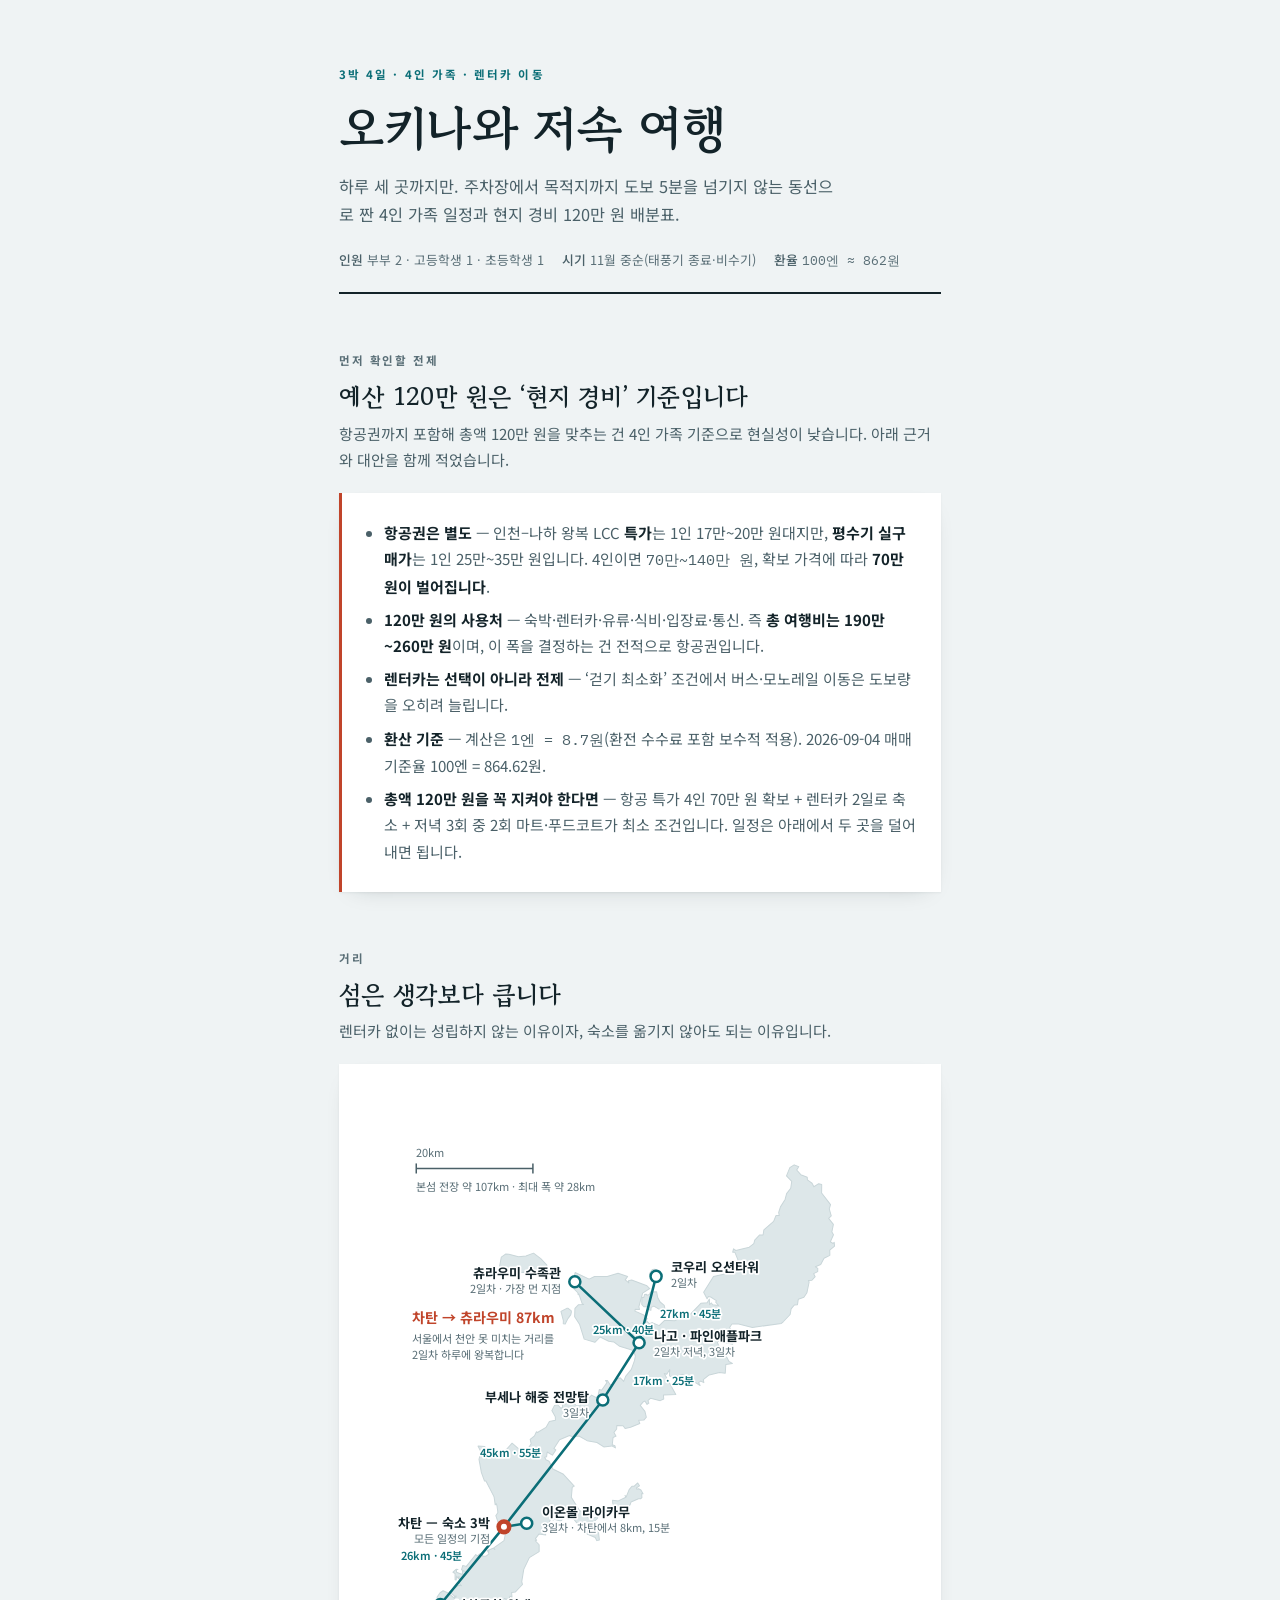
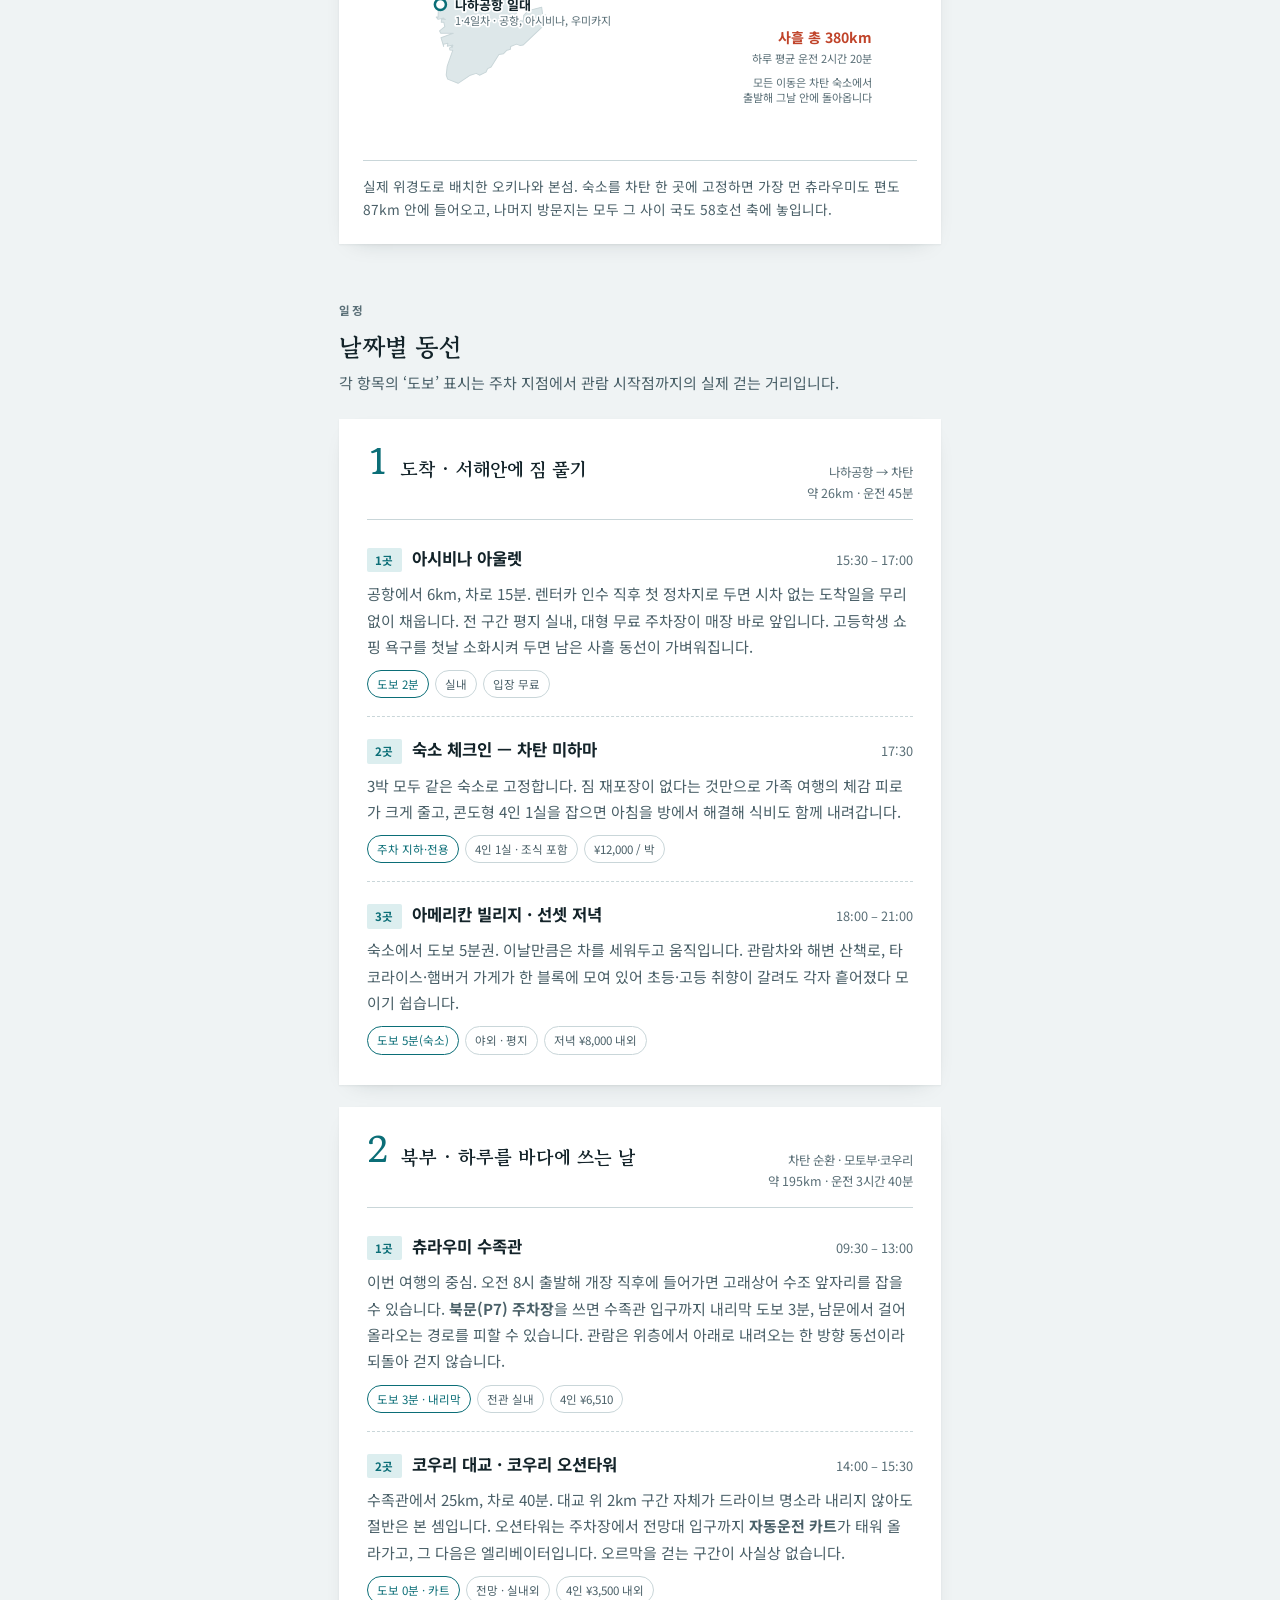
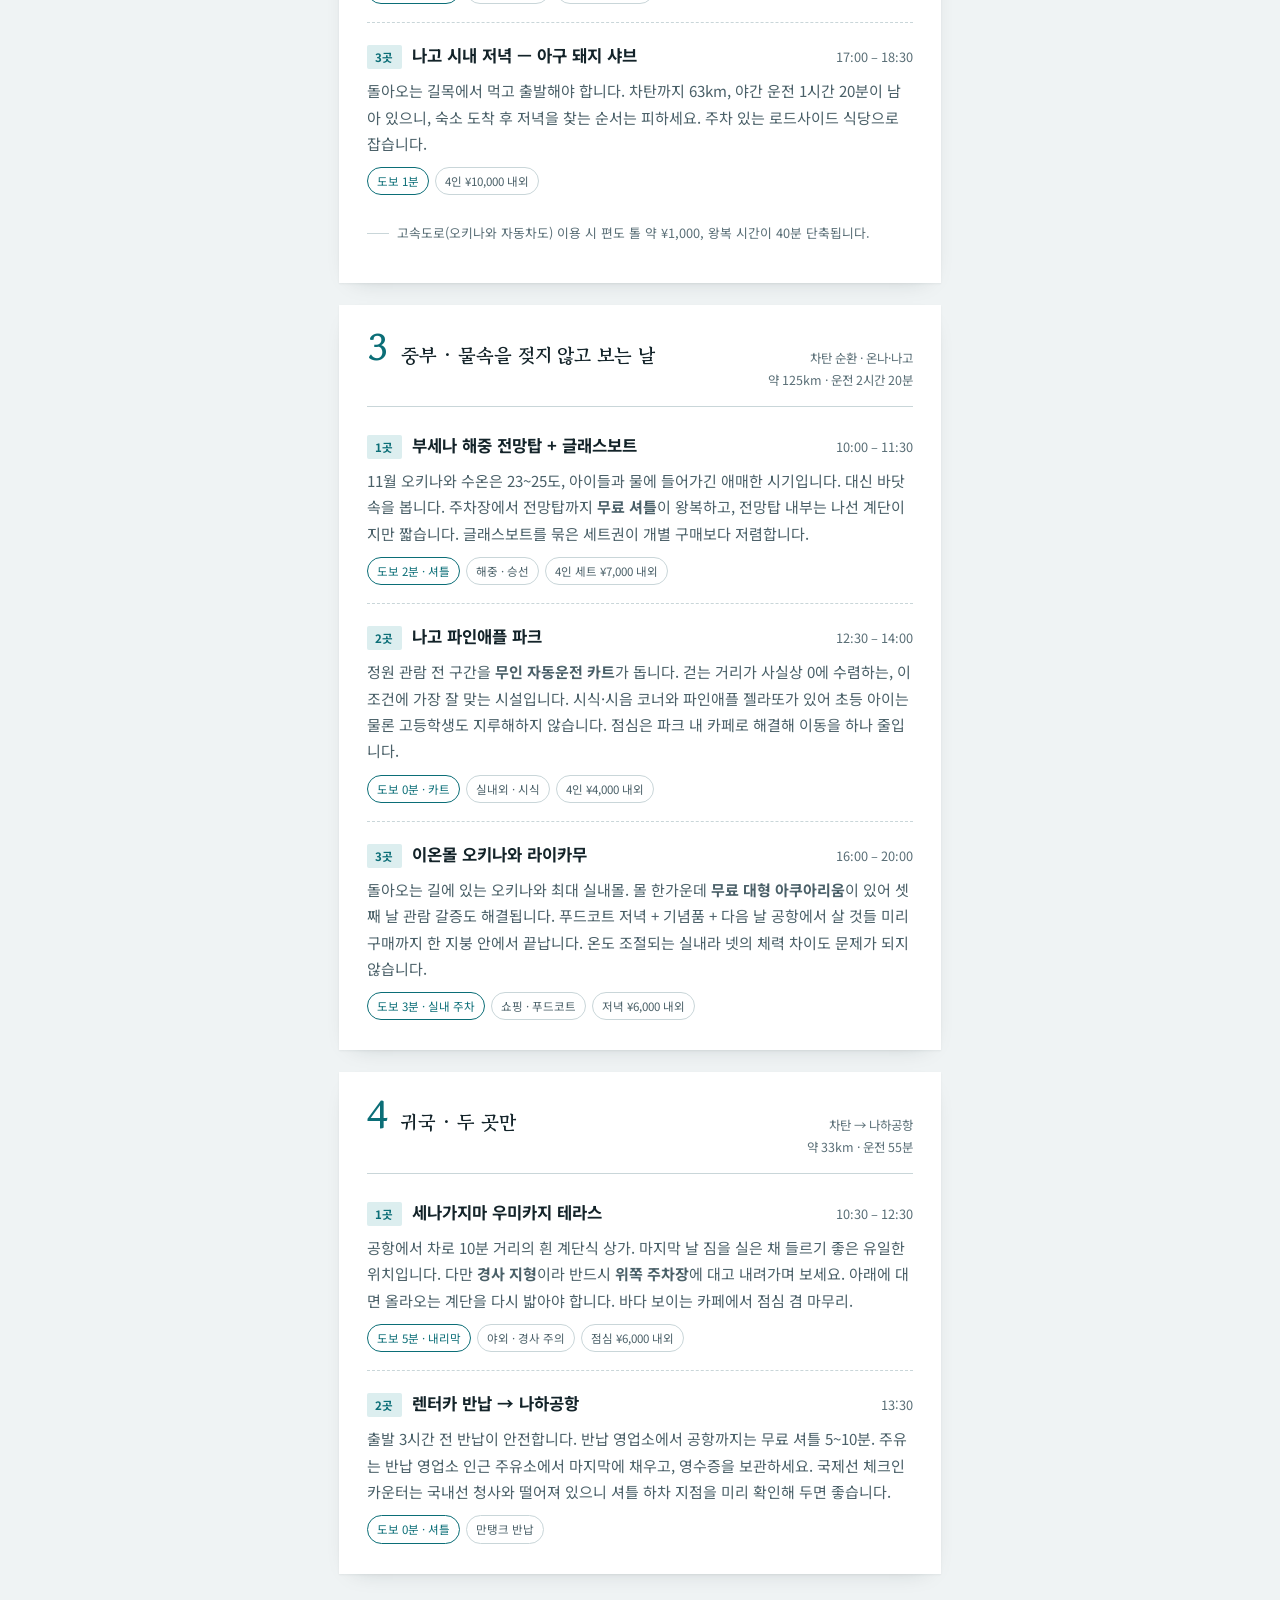
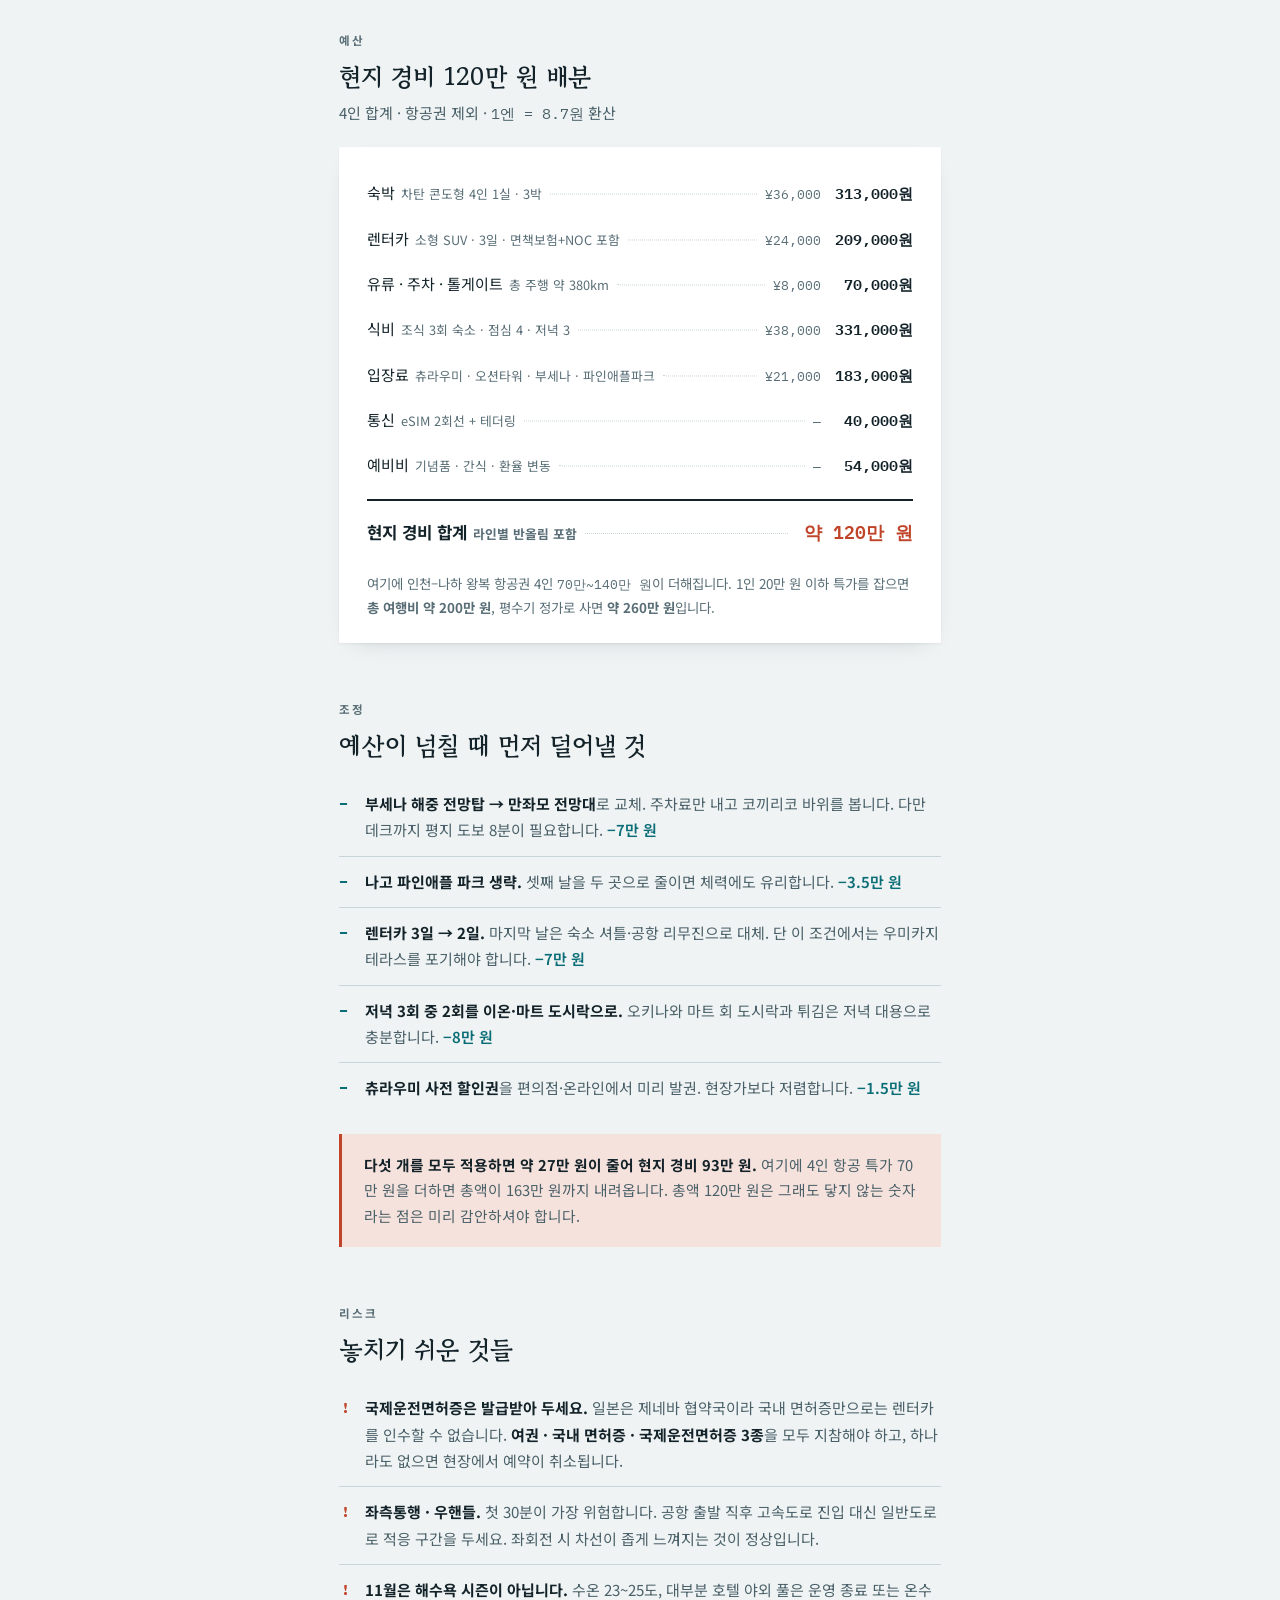
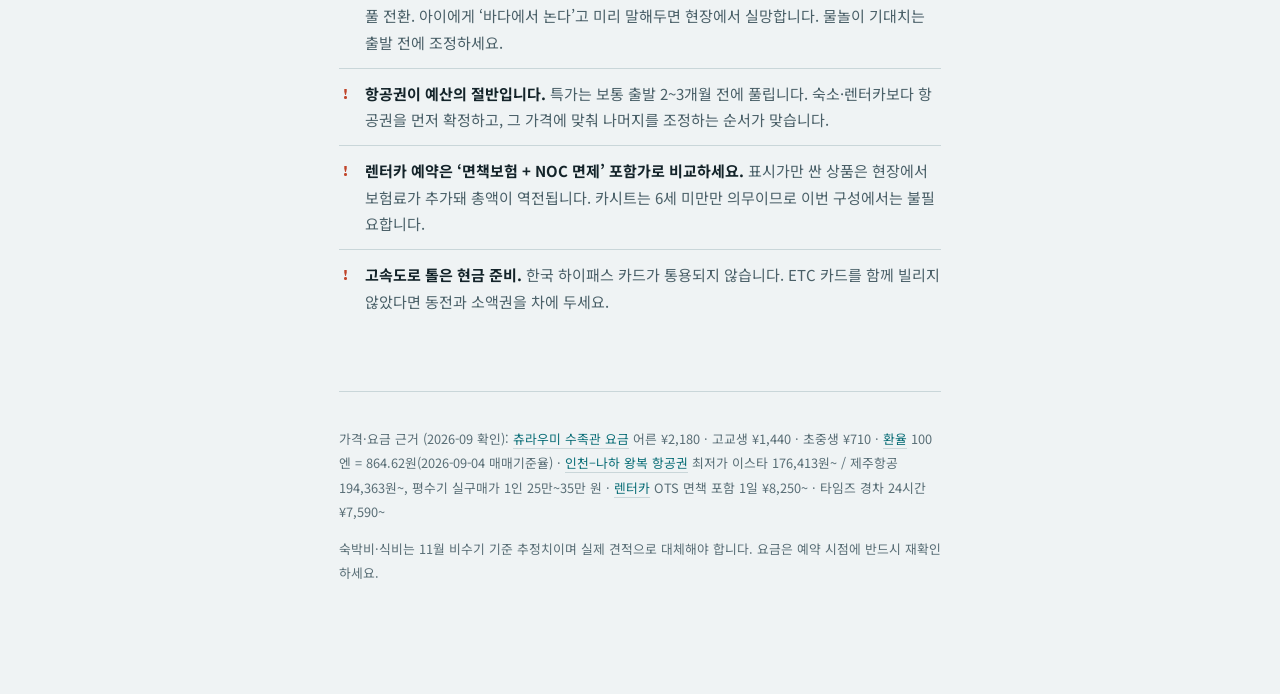
<file: okinawa-family-trip.html>
<!doctype html>
<html lang="ko">
<head>
<meta charset="utf-8">
<meta name="viewport" content="width=device-width, initial-scale=1">
<style>
  :root{color-scheme:light dark}
  body{margin:0}
  img{max-width:100%}
  [hidden]{display:none!important}
</style>
<title>오키나와 저속 여행</title>
<link rel="preconnect" href="https://fonts.googleapis.com">
<link rel="preconnect" href="https://fonts.gstatic.com" crossorigin>
<link rel="stylesheet" href="https://fonts.googleapis.com/css2?family=Gowun+Batang:wght@400;700&family=Noto+Sans+KR:wght@400;500;700&family=IBM+Plex+Mono:wght@400;600&display=swap">
<style>
:root{
  --ground:#EFF3F4;
  --surface:#FFFFFF;
  --ink:#132329;
  --ink-2:#4A6068;
  --ink-3:#596E76;
  --rule:#C9D6D9;
  --sea:#0B6E77;
  --sea-soft:#DCEEEF;
  --tile:#C0442A;
  --tile-soft:#F6E2DD;
  --land:#DDE7E9;
  --shadow:0 1px 2px rgba(19,35,41,.06), 0 8px 24px -16px rgba(19,35,41,.28);
  --maxw:74ch;
}
@media (prefers-color-scheme: dark){
  :root:not([data-theme="light"]){
    --ground:#0D181C;
    --surface:#14242A;
    --ink:#E7EFF0;
    --ink-2:#A8BDC2;
    --ink-3:#7B9298;
    --rule:#2A424A;
    --sea:#5FD0D6;
    --sea-soft:#153A3E;
    --tile:#F0866B;
    --tile-soft:#3A2019;
    --land:#1D3238;
    --shadow:0 1px 2px rgba(0,0,0,.4), 0 8px 24px -16px rgba(0,0,0,.8);
  }
}
:root[data-theme="dark"]{
  --ground:#0D181C;
  --surface:#14242A;
  --ink:#E7EFF0;
  --ink-2:#A8BDC2;
  --ink-3:#7B9298;
  --rule:#2A424A;
  --sea:#5FD0D6;
  --sea-soft:#153A3E;
  --tile:#F0866B;
  --tile-soft:#3A2019;
  --land:#1D3238;
  --shadow:0 1px 2px rgba(0,0,0,.4), 0 8px 24px -16px rgba(0,0,0,.8);
}

*{box-sizing:border-box}
body{
  background:var(--ground);
  color:var(--ink);
  font-family:"Noto Sans KR","Apple SD Gothic Neo","Malgun Gothic",system-ui,sans-serif;
  font-size:16px;
  line-height:1.75;
  -webkit-font-smoothing:antialiased;
}
.wrap{max-width:var(--maxw);margin:0 auto;padding:clamp(28px,5vw,64px) clamp(18px,4vw,32px) 96px;}
h1,h2,h3{font-family:"Gowun Batang","Nanum Myeongjo",Georgia,serif;text-wrap:balance;margin:0;}
.num{font-family:"IBM Plex Mono",ui-monospace,monospace;font-variant-numeric:tabular-nums;}

/* ── 머리말 ───────────────────────── */
.masthead{border-bottom:2px solid var(--ink);padding-bottom:20px;margin-bottom:8px}
.eyebrow{
  font-size:.72rem;font-weight:700;letter-spacing:.18em;color:var(--sea);
  text-transform:uppercase;margin:0 0 14px;
}
h1{font-size:clamp(2.1rem,6.5vw,3.1rem);font-weight:700;line-height:1.2;letter-spacing:-.01em}
.dek{color:var(--ink-2);font-size:1.02rem;margin:14px 0 0;max-width:56ch}
.stamp{
  display:flex;flex-wrap:wrap;gap:6px 18px;margin-top:20px;
  font-size:.8rem;color:var(--ink-3);
}
.stamp b{color:var(--ink-2);font-weight:500}

/* ── 섹션 ───────────────────────── */
section{margin-top:56px}
.sec-label{
  font-size:.72rem;font-weight:700;letter-spacing:.16em;color:var(--ink-3);
  text-transform:uppercase;margin:0 0 10px;
}
h2{font-size:1.55rem;font-weight:700;line-height:1.3}
.sec-note{color:var(--ink-2);font-size:.94rem;margin:8px 0 0}

/* ── 전제 ───────────────────────── */
.premise{
  background:var(--surface);border-left:3px solid var(--tile);
  padding:20px 24px;margin-top:20px;box-shadow:var(--shadow);
}
.premise ul{margin:0;padding-left:1.1em}
.premise li{margin:.45em 0;color:var(--ink-2);font-size:.94rem}
.premise li b{color:var(--ink);font-weight:700}

/* ── 하루 ───────────────────────── */
.day{
  background:var(--surface);box-shadow:var(--shadow);
  margin-top:22px;padding:24px clamp(18px,3.5vw,28px) 26px;
}
.day-head{display:flex;align-items:baseline;gap:14px;flex-wrap:wrap;
  border-bottom:1px solid var(--rule);padding-bottom:14px;margin-bottom:6px}
.day-no{
  font-family:"Gowun Batang",serif;font-size:2.3rem;font-weight:700;
  color:var(--sea);line-height:1;letter-spacing:-.02em;
}
.day-title{font-size:1.18rem;font-weight:700;font-family:"Gowun Batang",serif}
.day-meta{margin-left:auto;font-size:.78rem;color:var(--ink-3);text-align:right}

.stops{list-style:none;margin:0;padding:0}
.stop{padding:18px 0;border-bottom:1px dashed var(--rule)}
.stop:last-child{border-bottom:0;padding-bottom:4px}
.stop-top{display:flex;align-items:baseline;gap:10px;flex-wrap:wrap}
.pin{
  font-size:.72rem;font-weight:700;color:var(--sea);background:var(--sea-soft);
  padding:2px 8px;border-radius:2px;letter-spacing:.04em;white-space:nowrap;
}
.stop-name{font-weight:700;font-size:1.04rem}
.clock{margin-left:auto;font-size:.8rem;color:var(--ink-3)}
.stop p{margin:8px 0 0;color:var(--ink-2);font-size:.94rem}
.chips{display:flex;flex-wrap:wrap;gap:6px;margin-top:10px}
.chip{
  font-size:.72rem;padding:3px 9px;border:1px solid var(--rule);
  color:var(--ink-2);border-radius:99px;white-space:nowrap;
}
.chip.walk{border-color:var(--sea);color:var(--sea)}
.chip.cost{border-color:var(--rule);color:var(--ink-2)}
.drive{
  font-size:.8rem;color:var(--ink-3);padding:10px 0 0;
  display:flex;align-items:center;gap:8px;
}
.drive::before{content:"";flex:0 0 22px;height:1px;background:var(--rule)}

/* ── 지도 ───────────────────────── */
.mapfig{
  margin:20px 0 0;background:var(--surface);box-shadow:var(--shadow);
  padding:20px clamp(14px,3vw,24px) 22px;
}
.mapfig svg{display:block;width:100%;max-width:540px;height:auto;margin:0 auto;color:var(--ink)}
.mapfig figcaption{
  margin-top:16px;padding-top:14px;border-top:1px solid var(--rule);
  font-size:.86rem;color:var(--ink-2);line-height:1.7;
}
.land{fill:var(--land);stroke:var(--rule);stroke-width:1;stroke-linejoin:round}
.leg{stroke:var(--sea);stroke-width:2.5;stroke-linecap:round}
.pin{fill:var(--surface);stroke:var(--sea);stroke-width:2.5}
.pin-base{fill:var(--tile)}
.pin-core{fill:var(--surface)}
.map-scale line{stroke:var(--ink-2);stroke-width:1.5}
.mapfig text{
  font-family:"Noto Sans KR",system-ui,sans-serif;
  paint-order:stroke;stroke:var(--surface);stroke-width:3.5;stroke-linejoin:round;
}
.t-name{font-size:13px;font-weight:700;fill:var(--ink)}
.t-sub{font-size:11px;fill:var(--ink-3)}
.t-leg{font-size:11px;font-weight:600;fill:var(--sea);
  font-family:"IBM Plex Mono","Noto Sans KR",monospace;font-variant-numeric:tabular-nums}
.t-claim{font-size:14px;font-weight:700;fill:var(--tile)}

/* ── 예산 영수증 ───────────────────────── */
.receipt{
  background:var(--surface);box-shadow:var(--shadow);margin-top:20px;
  padding:24px clamp(18px,3.5vw,28px);
}
.receipt-rows{list-style:none;margin:0;padding:0}
.row{display:flex;align-items:baseline;gap:8px;padding:9px 0;font-size:.94rem}
.row .what{color:var(--ink);flex:0 1 auto;min-width:0}
.row .sub{color:var(--ink-3);font-size:.8rem;margin-left:6px}
.row .lead{flex:1 1 24px;min-width:16px;border-bottom:1px dotted var(--rule);transform:translateY(-.3em)}
.row .yen{color:var(--ink-3);font-size:.84rem;white-space:nowrap}
.row .won{color:var(--ink);font-weight:600;white-space:nowrap;min-width:5.6em;text-align:right}
.row.total{
  border-top:2px solid var(--ink);margin-top:10px;padding-top:14px;font-size:1.05rem;
}
.row.total .what{font-weight:700}
.row.total .won{color:var(--tile);font-weight:600;font-size:1.15rem}
.receipt-note{margin:16px 0 0;font-size:.84rem;color:var(--ink-3);line-height:1.7}

/* ── 절감/리스크 ───────────────────────── */
.levers,.risks{list-style:none;margin:18px 0 0;padding:0}
.levers li,.risks li{
  padding:12px 0 12px 26px;border-bottom:1px solid var(--rule);
  font-size:.94rem;color:var(--ink-2);position:relative;
}
.levers li:last-child,.risks li:last-child{border-bottom:0}
.levers li::before{
  content:"−";position:absolute;left:0;top:12px;color:var(--sea);
  font-weight:700;font-family:"IBM Plex Mono",monospace;
}
.risks li::before{
  content:"!";position:absolute;left:2px;top:12px;color:var(--tile);
  font-weight:700;font-family:"IBM Plex Mono",monospace;
}
.levers li b,.risks li b{color:var(--ink);font-weight:700}
.save{color:var(--sea);font-weight:600;white-space:nowrap}

.callout{
  background:var(--tile-soft);padding:18px 22px;margin-top:20px;
  border-left:3px solid var(--tile);font-size:.92rem;color:var(--ink-2);
}
.callout b{color:var(--ink)}
.callout p{margin:0}
.callout p + p{margin-top:10px}

footer{
  margin-top:64px;padding-top:22px;border-top:1px solid var(--rule);
  font-size:.8rem;color:var(--ink-3);line-height:1.9;
}
footer a{color:var(--sea);text-decoration:none;border-bottom:1px solid var(--rule)}
footer a:hover,footer a:focus-visible{border-bottom-color:var(--sea)}
a:focus-visible{outline:2px solid var(--sea);outline-offset:2px}
@media (prefers-reduced-motion:reduce){*{animation:none!important;transition:none!important}}
@media (max-width:520px){
  .day-meta{margin-left:0;text-align:left;width:100%}
  .clock{margin-left:0;width:100%}
  .row{flex-wrap:wrap}
  .row .what{flex:1 1 100%}
  .row .lead{flex:1 1 auto}
  .row .won{min-width:0}
}
</style>
</head>
<body>

<div class="wrap">

<header class="masthead">
  <p class="eyebrow">3박 4일 · 4인 가족 · 렌터카 이동</p>
  <h1>오키나와 저속 여행</h1>
  <p class="dek">하루 세 곳까지만. 주차장에서 목적지까지 도보 5분을 넘기지 않는 동선으로 짠 4인 가족 일정과 현지 경비 120만 원 배분표.</p>
  <div class="stamp">
    <span><b>인원</b> 부부 2 · 고등학생 1 · 초등학생 1</span>
    <span><b>시기</b> 11월 중순(태풍기 종료·비수기)</span>
    <span><b>환율</b> <span class="num">100엔 ≈ 862원</span></span>
  </div>
</header>

<section>
  <p class="sec-label">먼저 확인할 전제</p>
  <h2>예산 120만 원은 &lsquo;현지 경비&rsquo; 기준입니다</h2>
  <p class="sec-note">항공권까지 포함해 총액 120만 원을 맞추는 건 4인 가족 기준으로 현실성이 낮습니다. 아래 근거와 대안을 함께 적었습니다.</p>
  <div class="premise">
    <ul>
      <li><b>항공권은 별도</b> — 인천–나하 왕복 LCC <b>특가</b>는 1인 17만~20만 원대지만, <b>평수기 실구매가</b>는 1인 25만~35만 원입니다. 4인이면 <span class="num">70만~140만 원</span>, 확보 가격에 따라 <b>70만 원이 벌어집니다</b>.</li>
      <li><b>120만 원의 사용처</b> — 숙박·렌터카·유류·식비·입장료·통신. 즉 <b>총 여행비는 190만~260만 원</b>이며, 이 폭을 결정하는 건 전적으로 항공권입니다.</li>
      <li><b>렌터카는 선택이 아니라 전제</b> — &lsquo;걷기 최소화&rsquo; 조건에서 버스·모노레일 이동은 도보량을 오히려 늘립니다.</li>
      <li><b>환산 기준</b> — 계산은 <span class="num">1엔 = 8.7원</span>(환전 수수료 포함 보수적 적용). 2026-09-04 매매기준율 100엔 = 864.62원.</li>
      <li><b>총액 120만 원을 꼭 지켜야 한다면</b> — 항공 특가 4인 70만 원 확보 + 렌터카 2일로 축소 + 저녁 3회 중 2회 마트·푸드코트가 최소 조건입니다. 일정은 아래에서 두 곳을 덜어내면 됩니다.</li>
    </ul>
  </div>
</section>

<section>
  <p class="sec-label">거리</p>
  <h2>섬은 생각보다 큽니다</h2>
  <p class="sec-note">렌터카 없이는 성립하지 않는 이유이자, 숙소를 옮기지 않아도 되는 이유입니다.</p>
<figure class="mapfig">
  <svg viewBox="0 0 537 656" role="img" xmlns="http://www.w3.org/2000/svg"
       aria-label="오키나와 본섬 지도. 차탄 숙소를 기점으로 남쪽 나하공항까지 26킬로미터, 북쪽 츄라우미 수족관까지 87킬로미터 떨어져 있고, 사흘 동안 총 380킬로미터를 운전한다.">
    <g class="map-land"><path d="M362.6,182.3 366.0,175.1 362.9,167.4 360.7,167.3 361.5,163.9 363.8,165.6 377.2,162.3 381.7,158.7 382.6,155.3 387.5,150.1 390.9,150.2 391.7,145.0 401.4,136.6 403.8,130.8 407.0,130.8 406.4,127.8 408.2,122.2 412.8,114.8 414.3,109.0 418.4,103.7 419.4,96.8 414.2,91.4 417.5,83.2 421.8,80.4 426.4,82.2 424.3,85.5 428.4,90.2 434.8,92.8 435.0,95.4 439.6,98.7 441.4,102.2 446.2,99.1 449.2,99.9 449.1,108.4 458.0,119.9 456.7,124.1 458.7,131.1 456.1,133.6 460.8,139.6 459.3,147.1 460.9,149.9 457.8,156.9 460.5,158.6 461.6,157.4 462.0,161.2 457.2,165.1 457.3,170.4 451.5,173.3 448.2,179.5 442.9,181.8 445.3,183.3 445.2,186.6 441.2,188.6 442.7,191.6 439.5,195.2 435.9,195.3 436.7,196.9 434.5,207.6 431.5,212.0 425.9,214.1 425.1,219.5 422.0,219.8 418.8,223.6 417.8,229.2 411.2,236.2 409.1,238.1 380.3,242.1 366.6,238.7 359.9,238.6 357.6,242.1 362.1,250.7 360.7,258.8 345.0,255.7 347.6,262.5 351.7,266.0 356.9,275.8 360.4,278.0 353.8,279.0 353.3,287.7 347.6,286.9 337.3,289.3 331.4,294.0 332.0,297.0 328.8,295.4 326.7,296.9 328.3,299.8 310.9,288.7 302.9,291.5 299.6,291.2 297.8,290.2 298.1,283.9 295.1,288.7 292.6,287.8 304.1,308.8 291.8,309.3 292.1,313.3 288.6,314.9 279.1,312.5 276.4,314.8 277.3,317.4 275.5,318.6 273.4,315.3 271.9,315.9 268.7,319.6 273.4,325.5 274.8,331.4 272.3,334.2 267.2,334.5 268.3,337.6 259.1,341.3 253.7,342.6 251.7,339.9 245.4,339.7 245.3,343.1 242.6,346.5 244.7,350.2 241.7,351.5 240.9,358.7 243.5,359.7 244.1,361.9 240.5,359.9 232.5,360.9 225.7,356.5 215.9,354.7 207.8,350.0 201.9,351.1 198.4,349.5 188.5,353.8 182.9,362.5 184.8,363.9 181.4,369.1 176.2,366.0 175.6,370.8 173.7,371.2 174.9,373.6 178.1,375.2 181.8,382.8 191.9,387.8 203.1,399.9 201.1,401.0 200.2,411.1 207.9,423.4 217.4,431.8 220.8,432.3 225.8,430.5 226.5,431.6 222.9,435.2 226.5,439.8 228.1,453.4 225.5,454.1 224.0,450.9 215.9,447.5 210.6,442.7 200.3,429.8 196.3,422.2 190.9,423.3 180.8,430.2 177.7,436.8 181.7,436.6 185.7,440.2 175.4,442.4 173.4,445.2 174.8,448.4 167.9,447.6 164.5,452.1 165.7,453.8 164.3,454.2 168.2,458.2 168.2,465.0 158.5,471.0 152.9,482.7 150.9,494.8 151.6,497.7 144.4,505.3 140.8,505.8 141.2,510.1 139.2,509.3 138.5,511.6 142.4,513.3 141.7,514.0 133.7,511.6 141.0,514.9 141.9,519.8 146.3,523.3 144.8,528.3 145.3,532.8 152.4,534.2 152.9,528.3 157.4,523.7 170.7,520.3 171.7,527.8 174.8,528.1 176.4,530.0 176.3,535.2 152.2,557.9 149.4,558.5 145.7,557.0 139.9,559.3 139.6,562.2 136.2,563.0 132.8,566.5 128.2,567.4 120.4,579.8 117.0,581.4 115.3,584.9 108.9,587.9 105.7,586.1 99.8,587.9 87.6,596.0 77.2,591.8 75.8,587.9 76.8,578.9 82.3,563.2 79.5,562.9 79.0,561.1 81.5,559.1 81.6,560.6 82.5,558.0 76.9,559.1 77.5,556.1 73.0,557.2 73.3,559.4 70.6,550.6 82.8,546.2 70.4,546.2 69.2,543.9 74.4,539.6 73.4,535.2 70.9,535.2 71.1,532.1 75.0,532.6 73.0,531.1 67.7,532.4 65.8,530.1 67.7,530.3 68.0,522.4 63.9,516.3 66.6,513.4 66.7,510.3 69.7,505.9 72.7,503.9 78.7,506.7 84.2,511.7 83.8,510.1 85.4,510.5 85.6,509.0 84.5,509.5 79.0,505.0 88.1,498.5 91.1,499.0 87.8,495.7 89.1,495.4 88.5,489.5 87.8,491.8 86.1,489.4 85.7,493.3 84.6,493.0 84.6,486.8 82.5,485.5 85.6,482.6 87.5,482.7 86.0,482.8 86.0,485.6 91.8,487.7 92.0,484.1 95.1,484.9 91.0,483.1 92.2,478.9 95.8,479.7 105.2,467.9 106.7,469.4 109.1,467.3 111.9,467.8 112.0,469.7 115.1,469.7 118.4,467.3 117.0,464.5 118.0,465.3 118.2,464.1 116.5,464.2 122.4,461.6 124.2,462.9 123.1,461.3 133.3,454.1 135.1,444.9 132.5,443.8 131.3,441.0 133.1,439.4 132.3,435.4 129.5,437.6 127.6,436.5 125.1,429.3 127.2,426.2 126.3,419.6 125.6,417.4 124.5,418.5 123.4,410.6 115.3,394.8 113.9,394.9 110.8,386.4 108.4,373.3 110.3,365.7 107.4,360.1 114.1,360.5 121.6,372.2 124.6,372.1 133.1,366.2 141.3,357.2 149.3,364.0 157.0,362.8 160.3,357.8 159.3,353.4 163.6,349.9 165.5,345.9 166.5,346.6 175.0,341.5 178.4,335.7 184.4,334.3 184.3,330.9 180.8,324.8 183.5,319.6 186.7,319.0 189.7,322.5 191.5,321.8 191.5,315.8 193.8,318.9 197.5,315.6 196.8,313.8 198.4,316.1 199.9,314.5 205.5,320.2 209.1,319.6 210.5,315.3 217.0,312.7 220.3,309.4 224.7,311.7 226.7,310.7 228.0,303.9 230.3,304.6 235.7,297.0 234.2,294.8 236.1,294.8 238.8,299.0 241.6,298.7 245.3,293.7 248.9,292.2 252.3,295.7 254.2,290.8 259.9,283.8 263.0,275.1 263.9,270.5 262.0,265.1 248.3,260.9 242.4,256.5 237.4,255.8 228.9,251.6 223.6,256.9 213.0,253.7 208.5,239.2 203.5,231.4 203.8,223.2 207.4,219.5 212.5,219.2 211.1,218.6 207.7,208.8 207.0,209.5 206.7,207.6 200.6,201.4 204.0,187.5 217.9,194.0 223.3,191.5 235.9,191.4 246.7,188.2 256.2,191.5 253.8,194.8 257.4,197.8 257.0,195.7 260.2,194.9 275.4,200.7 278.2,203.4 271.1,207.9 267.4,221.5 268.0,224.2 263.7,224.0 263.5,225.9 272.3,229.8 275.6,233.4 274.4,235.1 277.7,238.4 280.6,237.3 287.6,240.3 293.0,235.0 303.0,235.4 314.8,229.3 318.2,229.3 329.0,218.1 335.3,217.6 337.5,213.9 337.7,219.5 339.5,217.7 340.7,219.5 346.7,220.3 343.8,217.0 344.4,215.4 338.8,211.8 336.5,211.3 335.2,213.6 331.8,207.2 341.6,191.4 355.1,188.4 362.6,182.3Z" class="land"/><path d="M162.4,189.5 153.7,187.1 141.4,187.9 132.5,187.1 128.9,181.0 130.6,172.2 134.8,169.1 138.1,169.3 147.7,171.7 155.1,171.1 162.6,168.2 169.8,173.7 175.9,180.2 174.6,186.8 162.4,189.5Z" class="land"/><path d="M235.0,430.4 234.2,430.4 242.0,424.8 243.5,421.6 241.4,417.0 241.2,414.0 246.9,414.6 254.5,410.9 253.6,409.2 254.8,410.6 257.7,403.4 260.5,400.0 262.5,400.1 266.2,396.7 268.0,399.6 265.0,401.7 265.3,403.0 267.1,402.5 269.4,403.8 271.5,407.5 270.2,407.3 270.4,411.4 269.3,412.4 267.0,412.5 259.6,415.6 258.6,418.6 250.2,425.9 243.5,425.0 235.0,430.4Z" class="land"/><path d="M292.2,228.5 292.4,226.9 282.3,220.9 279.6,222.1 279.3,225.1 276.7,224.0 275.5,221.4 272.3,221.5 270.3,219.3 270.4,212.1 272.3,212.2 273.0,209.4 274.9,209.0 275.4,210.0 277.9,209.3 279.0,206.9 285.0,206.6 286.1,212.3 288.5,216.8 292.6,220.2 293.3,223.7 292.2,228.5Z" class="land"/><path d="M183.7,428.4 187.0,427.0 190.8,423.7 194.4,422.4 198.2,427.3 199.1,431.1 197.1,432.9 192.5,428.2 190.1,430.4 192.2,432.3 189.7,434.6 184.1,433.1 182.9,431.7 181.7,432.7 182.2,433.7 180.3,431.5 183.7,428.4Z" class="land"/><path d="M285.5,196.6 280.7,194.2 278.2,188.3 280.8,184.4 283.2,184.2 288.8,186.3 289.1,191.9 287.8,195.1 285.5,196.6Z" class="land"/><path d="M194.1,238.7 192.2,238.4 192.3,235.3 189.9,226.1 195.7,223.1 197.1,223.1 200.2,225.7 200.2,227.2 199.6,229.6 196.8,233.3 194.1,238.7Z" class="land"/></g>
    <g class="map-legs">
    <line x1="70.0" y1="517.6" x2="133.2" y2="440.4" class="leg"/>
    <line x1="133.2" y1="440.4" x2="155.8" y2="436.8" class="leg"/>
    <line x1="133.2" y1="440.4" x2="231.5" y2="314.2" class="leg"/>
    <line x1="231.5" y1="314.2" x2="267.6" y2="257.3" class="leg"/>
    <line x1="267.6" y1="257.3" x2="203.7" y2="196.7" class="leg"/>
    <line x1="267.6" y1="257.3" x2="284.5" y2="191.3" class="leg"/>
    </g>

    <g class="map-scale">
      <line x1="46" y1="84" x2="162.0" y2="84"/>
      <line x1="46" y1="79" x2="46" y2="89"/>
      <line x1="162.0" y1="79" x2="162.0" y2="89"/>
      <text x="46" y="73" class="t-sub">20km</text>
      <text x="46" y="106" class="t-sub">본섬 전장 약 107km · 최대 폭 약 28km</text>
    </g>

    <g class="map-pins">
      <circle cx="70.0" cy="517.6" r="5.5" class="pin"/><circle cx="133.2" cy="440.4" r="7.5" class="pin-base"/><circle cx="133.2" cy="440.4" r="3" class="pin-core"/><circle cx="155.8" cy="436.8" r="5.5" class="pin"/><circle cx="231.5" cy="314.2" r="5.5" class="pin"/><circle cx="267.6" cy="257.3" r="5.5" class="pin"/><circle cx="203.7" cy="196.7" r="5.5" class="pin"/><circle cx="284.5" cy="191.3" r="5.5" class="pin"/>
    </g>
    <g class="map-labels">
      <text x="85.0" y="522.6" text-anchor="start" class="t-name">나하공항 일대</text><text x="85.0" y="537.6" text-anchor="start" class="t-sub">1·4일차 · 공항, 아시비나, 우미카지</text>
      <text x="119.19999999999999" y="441.4" text-anchor="end" class="t-name">차탄 — 숙소 3박</text><text x="119.19999999999999" y="456.4" text-anchor="end" class="t-sub">모든 일정의 기점</text>
      <text x="170.8" y="430.8" text-anchor="start" class="t-name">이온몰 라이카무</text><text x="170.8" y="445.8" text-anchor="start" class="t-sub">3일차 · 차탄에서 8km, 15분</text>
      <text x="217.5" y="316.2" text-anchor="end" class="t-name">부세나 해중 전망탑</text><text x="217.5" y="331.2" text-anchor="end" class="t-sub">3일차</text>
      <text x="282.6" y="255.3" text-anchor="start" class="t-name">나고 · 파인애플파크</text><text x="282.6" y="270.3" text-anchor="start" class="t-sub">2일차 저녁, 3일차</text>
      <text x="189.7" y="192.7" text-anchor="end" class="t-name">츄라우미 수족관</text><text x="189.7" y="207.7" text-anchor="end" class="t-sub">2일차 · 가장 먼 지점</text>
      <text x="299.5" y="187.3" text-anchor="start" class="t-name">코우리 오션타워</text><text x="299.5" y="202.3" text-anchor="start" class="t-sub">2일차</text>
    </g>
    <g class="map-legs-text">
      <text x="91.6" y="473.0" text-anchor="end" class="t-leg">26km · 45분</text>
      <text x="170.3" y="371.3" text-anchor="end" class="t-leg">45km · 55분</text>
      <text x="261.6" y="299.8" text-anchor="start" class="t-leg">17km · 25분</text>
      <text x="251.7" y="249.0" text-anchor="middle" class="t-leg">25km · 40분</text>
      <text x="288.1" y="232.3" text-anchor="start" class="t-leg">27km · 45분</text>
    </g>

    <g class="map-note">
      <text x="42" y="238" class="t-claim">차탄 → 츄라우미 87km</text>
      <text x="42" y="258" class="t-sub">서울에서 천안 못 미치는 거리를</text>
      <text x="42" y="273" class="t-sub">2일차 하루에 왕복합니다</text>
    </g>
    <g class="map-summary">
      <text x="499" y="556" text-anchor="end" class="t-claim">사흘 총 380km</text>
      <text x="499" y="576" text-anchor="end" class="t-sub">하루 평균 운전 2시간 20분</text>
      <text x="499" y="600" text-anchor="end" class="t-sub">모든 이동은 차탄 숙소에서</text>
      <text x="499" y="615" text-anchor="end" class="t-sub">출발해 그날 안에 돌아옵니다</text>
    </g>
  </svg>
  <figcaption>실제 위경도로 배치한 오키나와 본섬. 숙소를 차탄 한 곳에 고정하면 가장 먼 츄라우미도 편도 87km 안에 들어오고, 나머지 방문지는 모두 그 사이 국도 58호선 축에 놓입니다.</figcaption>
</figure>
</section>

<section>
  <p class="sec-label">일정</p>
  <h2>날짜별 동선</h2>
  <p class="sec-note">각 항목의 &lsquo;도보&rsquo; 표시는 주차 지점에서 관람 시작점까지의 실제 걷는 거리입니다.</p>

  <article class="day">
    <div class="day-head">
      <span class="day-no num">1</span>
      <span class="day-title">도착 · 서해안에 짐 풀기</span>
      <span class="day-meta">나하공항 → 차탄<br>약 26km · 운전 45분</span>
    </div>
    <ul class="stops">
      <li class="stop">
        <div class="stop-top"><span class="pin">1곳</span><span class="stop-name">아시비나 아울렛</span><span class="clock">15:30 – 17:00</span></div>
        <p>공항에서 6km, 차로 15분. 렌터카 인수 직후 첫 정차지로 두면 시차 없는 도착일을 무리 없이 채웁니다. 전 구간 평지 실내, 대형 무료 주차장이 매장 바로 앞입니다. 고등학생 쇼핑 욕구를 첫날 소화시켜 두면 남은 사흘 동선이 가벼워집니다.</p>
        <div class="chips"><span class="chip walk">도보 2분</span><span class="chip">실내</span><span class="chip cost">입장 무료</span></div>
      </li>
      <li class="stop">
        <div class="stop-top"><span class="pin">2곳</span><span class="stop-name">숙소 체크인 — 차탄 미하마</span><span class="clock">17:30</span></div>
        <p>3박 모두 같은 숙소로 고정합니다. 짐 재포장이 없다는 것만으로 가족 여행의 체감 피로가 크게 줄고, 콘도형 4인 1실을 잡으면 아침을 방에서 해결해 식비도 함께 내려갑니다.</p>
        <div class="chips"><span class="chip walk">주차 지하·전용</span><span class="chip">4인 1실 · 조식 포함</span><span class="chip cost">¥12,000 / 박</span></div>
      </li>
      <li class="stop">
        <div class="stop-top"><span class="pin">3곳</span><span class="stop-name">아메리칸 빌리지 · 선셋 저녁</span><span class="clock">18:00 – 21:00</span></div>
        <p>숙소에서 도보 5분권. 이날만큼은 차를 세워두고 움직입니다. 관람차와 해변 산책로, 타코라이스·햄버거 가게가 한 블록에 모여 있어 초등·고등 취향이 갈려도 각자 흩어졌다 모이기 쉽습니다.</p>
        <div class="chips"><span class="chip walk">도보 5분(숙소)</span><span class="chip">야외 · 평지</span><span class="chip cost">저녁 ¥8,000 내외</span></div>
      </li>
    </ul>
  </article>

  <article class="day">
    <div class="day-head">
      <span class="day-no num">2</span>
      <span class="day-title">북부 · 하루를 바다에 쓰는 날</span>
      <span class="day-meta">차탄 순환 · 모토부·코우리<br>약 195km · 운전 3시간 40분</span>
    </div>
    <ul class="stops">
      <li class="stop">
        <div class="stop-top"><span class="pin">1곳</span><span class="stop-name">츄라우미 수족관</span><span class="clock">09:30 – 13:00</span></div>
        <p>이번 여행의 중심. 오전 8시 출발해 개장 직후에 들어가면 고래상어 수조 앞자리를 잡을 수 있습니다. <b>북문(P7) 주차장</b>을 쓰면 수족관 입구까지 내리막 도보 3분, 남문에서 걸어 올라오는 경로를 피할 수 있습니다. 관람은 위층에서 아래로 내려오는 한 방향 동선이라 되돌아 걷지 않습니다.</p>
        <div class="chips"><span class="chip walk">도보 3분 · 내리막</span><span class="chip">전관 실내</span><span class="chip cost">4인 ¥6,510</span></div>
      </li>
      <li class="stop">
        <div class="stop-top"><span class="pin">2곳</span><span class="stop-name">코우리 대교 · 코우리 오션타워</span><span class="clock">14:00 – 15:30</span></div>
        <p>수족관에서 25km, 차로 40분. 대교 위 2km 구간 자체가 드라이브 명소라 내리지 않아도 절반은 본 셈입니다. 오션타워는 주차장에서 전망대 입구까지 <b>자동운전 카트</b>가 태워 올라가고, 그 다음은 엘리베이터입니다. 오르막을 걷는 구간이 사실상 없습니다.</p>
        <div class="chips"><span class="chip walk">도보 0분 · 카트</span><span class="chip">전망 · 실내외</span><span class="chip cost">4인 ¥3,500 내외</span></div>
      </li>
      <li class="stop">
        <div class="stop-top"><span class="pin">3곳</span><span class="stop-name">나고 시내 저녁 — 아구 돼지 샤브</span><span class="clock">17:00 – 18:30</span></div>
        <p>돌아오는 길목에서 먹고 출발해야 합니다. 차탄까지 63km, 야간 운전 1시간 20분이 남아 있으니, 숙소 도착 후 저녁을 찾는 순서는 피하세요. 주차 있는 로드사이드 식당으로 잡습니다.</p>
        <div class="chips"><span class="chip walk">도보 1분</span><span class="chip cost">4인 ¥10,000 내외</span></div>
      </li>
    </ul>
    <p class="drive">고속도로(오키나와 자동차도) 이용 시 편도 톨 약 ¥1,000, 왕복 시간이 40분 단축됩니다.</p>
  </article>

  <article class="day">
    <div class="day-head">
      <span class="day-no num">3</span>
      <span class="day-title">중부 · 물속을 젖지 않고 보는 날</span>
      <span class="day-meta">차탄 순환 · 온나·나고<br>약 125km · 운전 2시간 20분</span>
    </div>
    <ul class="stops">
      <li class="stop">
        <div class="stop-top"><span class="pin">1곳</span><span class="stop-name">부세나 해중 전망탑 + 글래스보트</span><span class="clock">10:00 – 11:30</span></div>
        <p>11월 오키나와 수온은 23~25도, 아이들과 물에 들어가긴 애매한 시기입니다. 대신 바닷속을 봅니다. 주차장에서 전망탑까지 <b>무료 셔틀</b>이 왕복하고, 전망탑 내부는 나선 계단이지만 짧습니다. 글래스보트를 묶은 세트권이 개별 구매보다 저렴합니다.</p>
        <div class="chips"><span class="chip walk">도보 2분 · 셔틀</span><span class="chip">해중 · 승선</span><span class="chip cost">4인 세트 ¥7,000 내외</span></div>
      </li>
      <li class="stop">
        <div class="stop-top"><span class="pin">2곳</span><span class="stop-name">나고 파인애플 파크</span><span class="clock">12:30 – 14:00</span></div>
        <p>정원 관람 전 구간을 <b>무인 자동운전 카트</b>가 돕니다. 걷는 거리가 사실상 0에 수렴하는, 이 조건에 가장 잘 맞는 시설입니다. 시식·시음 코너와 파인애플 젤라또가 있어 초등 아이는 물론 고등학생도 지루해하지 않습니다. 점심은 파크 내 카페로 해결해 이동을 하나 줄입니다.</p>
        <div class="chips"><span class="chip walk">도보 0분 · 카트</span><span class="chip">실내외 · 시식</span><span class="chip cost">4인 ¥4,000 내외</span></div>
      </li>
      <li class="stop">
        <div class="stop-top"><span class="pin">3곳</span><span class="stop-name">이온몰 오키나와 라이카무</span><span class="clock">16:00 – 20:00</span></div>
        <p>돌아오는 길에 있는 오키나와 최대 실내몰. 몰 한가운데 <b>무료 대형 아쿠아리움</b>이 있어 셋째 날 관람 갈증도 해결됩니다. 푸드코트 저녁 + 기념품 + 다음 날 공항에서 살 것들 미리 구매까지 한 지붕 안에서 끝납니다. 온도 조절되는 실내라 넷의 체력 차이도 문제가 되지 않습니다.</p>
        <div class="chips"><span class="chip walk">도보 3분 · 실내 주차</span><span class="chip">쇼핑 · 푸드코트</span><span class="chip cost">저녁 ¥6,000 내외</span></div>
      </li>
    </ul>
  </article>

  <article class="day">
    <div class="day-head">
      <span class="day-no num">4</span>
      <span class="day-title">귀국 · 두 곳만</span>
      <span class="day-meta">차탄 → 나하공항<br>약 33km · 운전 55분</span>
    </div>
    <ul class="stops">
      <li class="stop">
        <div class="stop-top"><span class="pin">1곳</span><span class="stop-name">세나가지마 우미카지 테라스</span><span class="clock">10:30 – 12:30</span></div>
        <p>공항에서 차로 10분 거리의 흰 계단식 상가. 마지막 날 짐을 실은 채 들르기 좋은 유일한 위치입니다. 다만 <b>경사 지형</b>이라 반드시 <b>위쪽 주차장</b>에 대고 내려가며 보세요. 아래에 대면 올라오는 계단을 다시 밟아야 합니다. 바다 보이는 카페에서 점심 겸 마무리.</p>
        <div class="chips"><span class="chip walk">도보 5분 · 내리막</span><span class="chip">야외 · 경사 주의</span><span class="chip cost">점심 ¥6,000 내외</span></div>
      </li>
      <li class="stop">
        <div class="stop-top"><span class="pin">2곳</span><span class="stop-name">렌터카 반납 → 나하공항</span><span class="clock">13:30</span></div>
        <p>출발 3시간 전 반납이 안전합니다. 반납 영업소에서 공항까지는 무료 셔틀 5~10분. 주유는 반납 영업소 인근 주유소에서 마지막에 채우고, 영수증을 보관하세요. 국제선 체크인 카운터는 국내선 청사와 떨어져 있으니 셔틀 하차 지점을 미리 확인해 두면 좋습니다.</p>
        <div class="chips"><span class="chip walk">도보 0분 · 셔틀</span><span class="chip">만탱크 반납</span></div>
      </li>
    </ul>
  </article>
</section>

<section>
  <p class="sec-label">예산</p>
  <h2>현지 경비 120만 원 배분</h2>
  <p class="sec-note">4인 합계 · 항공권 제외 · <span class="num">1엔 = 8.7원</span> 환산</p>
  <div class="receipt">
    <ul class="receipt-rows">
      <li class="row"><span class="what">숙박<span class="sub">차탄 콘도형 4인 1실 · 3박</span></span><span class="lead"></span><span class="yen num">¥36,000</span><span class="won num">313,000원</span></li>
      <li class="row"><span class="what">렌터카<span class="sub">소형 SUV · 3일 · 면책보험+NOC 포함</span></span><span class="lead"></span><span class="yen num">¥24,000</span><span class="won num">209,000원</span></li>
      <li class="row"><span class="what">유류 · 주차 · 톨게이트<span class="sub">총 주행 약 380km</span></span><span class="lead"></span><span class="yen num">¥8,000</span><span class="won num">70,000원</span></li>
      <li class="row"><span class="what">식비<span class="sub">조식 3회 숙소 · 점심 4 · 저녁 3</span></span><span class="lead"></span><span class="yen num">¥38,000</span><span class="won num">331,000원</span></li>
      <li class="row"><span class="what">입장료<span class="sub">츄라우미 · 오션타워 · 부세나 · 파인애플파크</span></span><span class="lead"></span><span class="yen num">¥21,000</span><span class="won num">183,000원</span></li>
      <li class="row"><span class="what">통신<span class="sub">eSIM 2회선 + 테더링</span></span><span class="lead"></span><span class="yen num">—</span><span class="won num">40,000원</span></li>
      <li class="row"><span class="what">예비비<span class="sub">기념품 · 간식 · 환율 변동</span></span><span class="lead"></span><span class="yen num">—</span><span class="won num">54,000원</span></li>
      <li class="row total"><span class="what">현지 경비 합계<span class="sub">라인별 반올림 포함</span></span><span class="lead"></span><span class="yen num"></span><span class="won num">약 120만 원</span></li>
    </ul>
    <p class="receipt-note">여기에 인천–나하 왕복 항공권 4인 <span class="num">70만~140만 원</span>이 더해집니다. 1인 20만 원 이하 특가를 잡으면 <b>총 여행비 약 200만 원</b>, 평수기 정가로 사면 <b>약 260만 원</b>입니다.</p>
  </div>
</section>

<section>
  <p class="sec-label">조정</p>
  <h2>예산이 넘칠 때 먼저 덜어낼 것</h2>
  <ul class="levers">
    <li><b>부세나 해중 전망탑 → 만좌모 전망대</b>로 교체. 주차료만 내고 코끼리코 바위를 봅니다. 다만 데크까지 평지 도보 8분이 필요합니다. <span class="save">−7만 원</span></li>
    <li><b>나고 파인애플 파크 생략.</b> 셋째 날을 두 곳으로 줄이면 체력에도 유리합니다. <span class="save">−3.5만 원</span></li>
    <li><b>렌터카 3일 → 2일.</b> 마지막 날은 숙소 셔틀·공항 리무진으로 대체. 단 이 조건에서는 우미카지 테라스를 포기해야 합니다. <span class="save">−7만 원</span></li>
    <li><b>저녁 3회 중 2회를 이온·마트 도시락으로.</b> 오키나와 마트 회 도시락과 튀김은 저녁 대용으로 충분합니다. <span class="save">−8만 원</span></li>
    <li><b>츄라우미 사전 할인권</b>을 편의점·온라인에서 미리 발권. 현장가보다 저렴합니다. <span class="save">−1.5만 원</span></li>
  </ul>
  <div class="callout">
    <p><b>다섯 개를 모두 적용하면 약 27만 원이 줄어 현지 경비 93만 원.</b> 여기에 4인 항공 특가 70만 원을 더하면 총액이 163만 원까지 내려옵니다. 총액 120만 원은 그래도 닿지 않는 숫자라는 점은 미리 감안하셔야 합니다.</p>
  </div>
</section>

<section>
  <p class="sec-label">리스크</p>
  <h2>놓치기 쉬운 것들</h2>
  <ul class="risks">
    <li><b>국제운전면허증은 발급받아 두세요.</b> 일본은 제네바 협약국이라 국내 면허증만으로는 렌터카를 인수할 수 없습니다. <b>여권 · 국내 면허증 · 국제운전면허증 3종</b>을 모두 지참해야 하고, 하나라도 없으면 현장에서 예약이 취소됩니다.</li>
    <li><b>좌측통행 · 우핸들.</b> 첫 30분이 가장 위험합니다. 공항 출발 직후 고속도로 진입 대신 일반도로로 적응 구간을 두세요. 좌회전 시 차선이 좁게 느껴지는 것이 정상입니다.</li>
    <li><b>11월은 해수욕 시즌이 아닙니다.</b> 수온 23~25도, 대부분 호텔 야외 풀은 운영 종료 또는 온수풀 전환. 아이에게 &lsquo;바다에서 논다&rsquo;고 미리 말해두면 현장에서 실망합니다. 물놀이 기대치는 출발 전에 조정하세요.</li>
    <li><b>항공권이 예산의 절반입니다.</b> 특가는 보통 출발 2~3개월 전에 풀립니다. 숙소·렌터카보다 항공권을 먼저 확정하고, 그 가격에 맞춰 나머지를 조정하는 순서가 맞습니다.</li>
    <li><b>렌터카 예약은 &lsquo;면책보험 + NOC 면제&rsquo; 포함가로 비교하세요.</b> 표시가만 싼 상품은 현장에서 보험료가 추가돼 총액이 역전됩니다. 카시트는 6세 미만만 의무이므로 이번 구성에서는 불필요합니다.</li>
    <li><b>고속도로 톨은 현금 준비.</b> 한국 하이패스 카드가 통용되지 않습니다. ETC 카드를 함께 빌리지 않았다면 동전과 소액권을 차에 두세요.</li>
  </ul>
</section>

<footer>
  <p>가격·요금 근거 (2026-09 확인): 
  <a href="https://churaumi.okinawa/">츄라우미 수족관 요금</a> 어른 ¥2,180 · 고교생 ¥1,440 · 초중생 ¥710 · 
  <a href="https://ko.tradingeconomics.com/japan/currency">환율</a> 100엔 = 864.62원(2026-09-04 매매기준율) · 
  <a href="https://www.kayak.co.kr/">인천–나하 왕복 항공권</a> 최저가 이스타 176,413원~ / 제주항공 194,363원~, 평수기 실구매가 1인 25만~35만 원 · 
  <a href="https://loop.day/magazine/okinawa-rental-car-complete-guide-naha-airport-drive-north-2026">렌터카</a> OTS 면책 포함 1일 ¥8,250~ · 타임즈 경차 24시간 ¥7,590~</p>
  <p>숙박비·식비는 11월 비수기 기준 추정치이며 실제 견적으로 대체해야 합니다. 요금은 예약 시점에 반드시 재확인하세요.</p>
</footer>

</div>
</body>
</html>
</file>
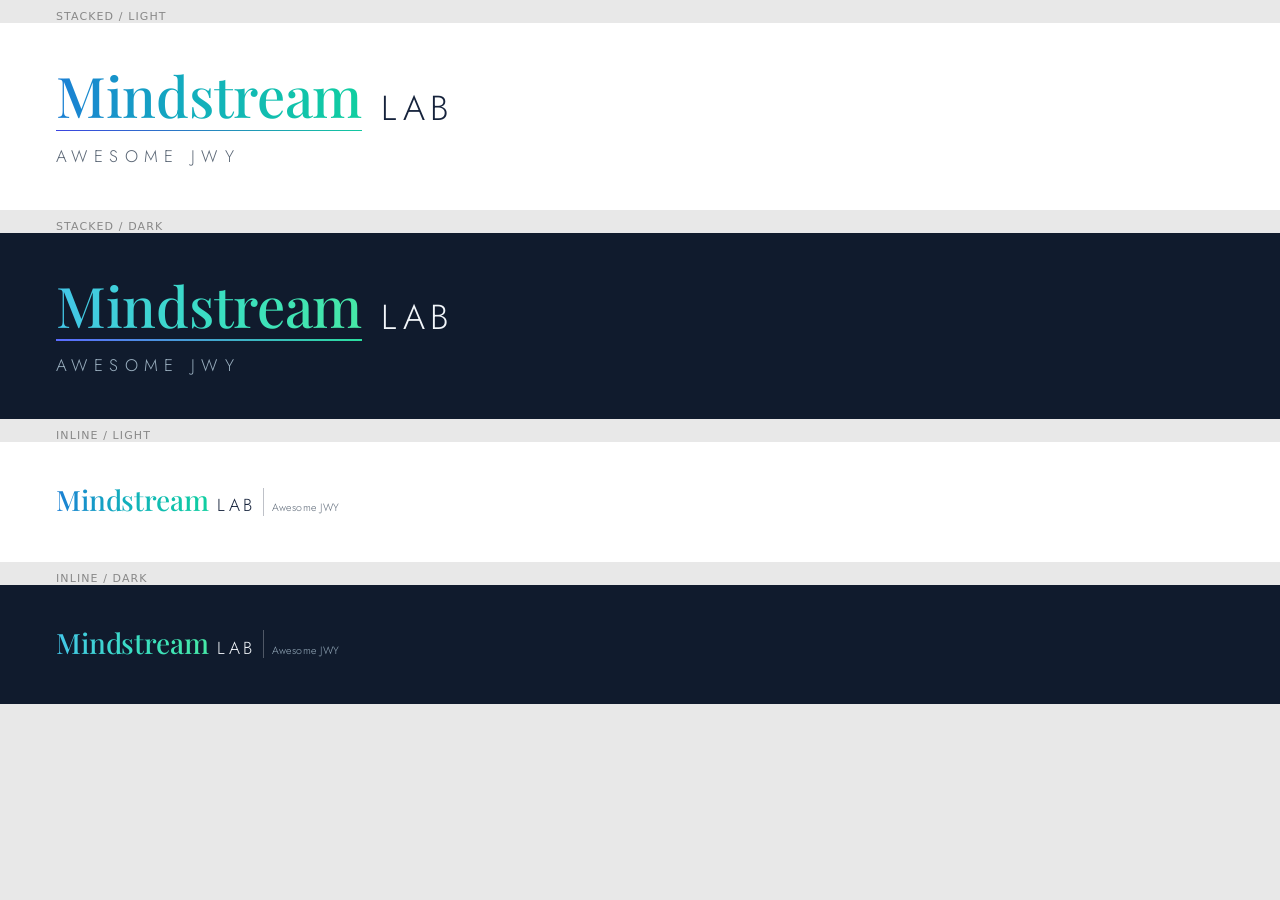
<file: assets/brand/preview.html>
<!DOCTYPE html>
<html lang="ko"><head><meta charset="UTF-8"><title>Mindstream LAB 마크</title>
<link rel="stylesheet" href="brand.css">
<style>
 body{margin:0;background:#E8E8E8;font-family:system-ui,sans-serif;}
 .box{padding:44px 56px;}
 .light{background:#FFFFFF;}
 .dark{background:#101B2D;}
 .row{display:flex;gap:0;flex-direction:column;}
 .cap{font-size:11px;letter-spacing:.1em;color:#888;padding:10px 56px 0;text-transform:uppercase;}
</style></head>
<body>
<div class="cap">Stacked / Light</div>
<div class="box light">
  <div class="ms-mark" style="--ms-size:56px;">
    <div class="ms-top">
      <div class="ms-brand"><span class="ms-word">Mindstream</span><span class="ms-rule"></span></div>
      <span class="ms-lab">LAB</span>
    </div>
    <div class="ms-sub">AWESOME JWY</div>
  </div>
</div>

<div class="cap">Stacked / Dark</div>
<div class="box dark">
  <div class="ms-mark ms-on-dark" style="--ms-size:56px;">
    <div class="ms-top">
      <div class="ms-brand"><span class="ms-word">Mindstream</span><span class="ms-rule"></span></div>
      <span class="ms-lab">LAB</span>
    </div>
    <div class="ms-sub">AWESOME JWY</div>
  </div>
</div>

<div class="cap">Inline / Light</div>
<div class="box light">
  <span class="ms-mark ms-inline" style="--ms-size:28px;color:#16233C;">
    <span class="ms-word">Mindstream</span><span class="ms-lab">LAB</span><span class="ms-divider"></span><span class="ms-sub">Awesome JWY</span>
  </span>
</div>

<div class="cap">Inline / Dark</div>
<div class="box dark">
  <span class="ms-mark ms-inline ms-on-dark" style="--ms-size:28px;color:#F2F6FA;">
    <span class="ms-word">Mindstream</span><span class="ms-lab">LAB</span><span class="ms-divider"></span><span class="ms-sub">Awesome JWY</span>
  </span>
</div>
</body></html>
</file>
<file: assets/brand/brand.css>
/* ─────────────────────────────────────────────────────────────
   Mindstream LAB · Awesome JWY — 브랜드 마크 컴포넌트
   폰트는 base64로 내장되어 있어 오프라인에서도 동일하게 렌더링된다.
   Fonts: Playfair Display, Jost (SIL Open Font License 1.1)
   ───────────────────────────────────────────────────────────── */

@font-face {
  font-family: 'MS Serif Brand';
  font-style: normal;
  font-weight: 400 700;
  font-display: swap;
  src: url([data-uri]) format('woff2');
}
@font-face {
  font-family: 'MS Sans Brand';
  font-style: normal;
  font-weight: 300 500;
  font-display: swap;
  src: url([data-uri]) format('woff2');
}

.ms-mark {
  --ms-size: 34px;                 /* Mindstream 글자 크기 = 마크 전체 배율 기준 */
  --ms-word-grad: linear-gradient(90deg, #1B7FD4 0%, #12B0BC 46%, #10CFA0 100%);
  --ms-rule-grad: linear-gradient(90deg, #3B44E0 0%, #12C9A0 100%);
  --ms-lab-color: #16233C;
  --ms-sub-color: #5A6675;
  display: inline-block;
  line-height: 1;
  text-align: left;
}
.ms-mark.ms-on-dark {
  --ms-word-grad: linear-gradient(90deg, #43C6E8 0%, #3ADFC0 55%, #46E8A6 100%);
  --ms-rule-grad: linear-gradient(90deg, #5B6BFF 0%, #2BE0A0 100%);
  --ms-lab-color: #F2F6FA;
  --ms-sub-color: #9BB0C0;
}

.ms-mark .ms-top { display: flex; align-items: flex-end; gap: calc(var(--ms-size) * .34); }
.ms-mark .ms-brand { display: inline-block; }

.ms-mark .ms-word {
  display: block;
  font-family: 'MS Serif Brand', 'Playfair Display', Georgia, 'Times New Roman', serif;
  font-weight: 500;
  font-size: var(--ms-size);
  letter-spacing: -.005em;
  background-image: var(--ms-word-grad);
  -webkit-background-clip: text;
  background-clip: text;
  color: transparent;
}
.ms-mark .ms-rule {
  display: block;
  height: max(1px, calc(var(--ms-size) * .022));
  margin-top: calc(var(--ms-size) * .12);
  background-image: var(--ms-rule-grad);
}
.ms-mark .ms-lab {
  font-family: 'MS Sans Brand', Jost, 'Century Gothic', 'Avenir Next', sans-serif;
  font-weight: 300;
  font-size: calc(var(--ms-size) * .62);
  letter-spacing: .16em;
  color: var(--ms-lab-color);
  padding-bottom: calc(var(--ms-size) * .1);
  white-space: nowrap;
}
.ms-mark .ms-sub {
  font-family: 'MS Sans Brand', Jost, 'Century Gothic', 'Avenir Next', sans-serif;
  font-weight: 300;
  font-size: calc(var(--ms-size) * .30);
  letter-spacing: .38em;
  color: var(--ms-sub-color);
  margin-top: calc(var(--ms-size) * .30);
  white-space: nowrap;
}

/* 가로 1줄 락업 — 푸터·머리말처럼 높이가 좁은 자리에 쓴다. */
.ms-mark.ms-inline { display: inline-flex; align-items: baseline; gap: calc(var(--ms-size) * .30); }
.ms-mark.ms-inline .ms-word { display: inline-block; }
.ms-mark.ms-inline .ms-sub {
  margin-top: 0;
  letter-spacing: .05em;
  font-size: calc(var(--ms-size) * .38);
}
.ms-mark.ms-inline .ms-divider {
  width: 1px;
  align-self: stretch;
  margin: calc(var(--ms-size) * .06) 0;
  background: currentColor;
  opacity: .28;
}
</file>
